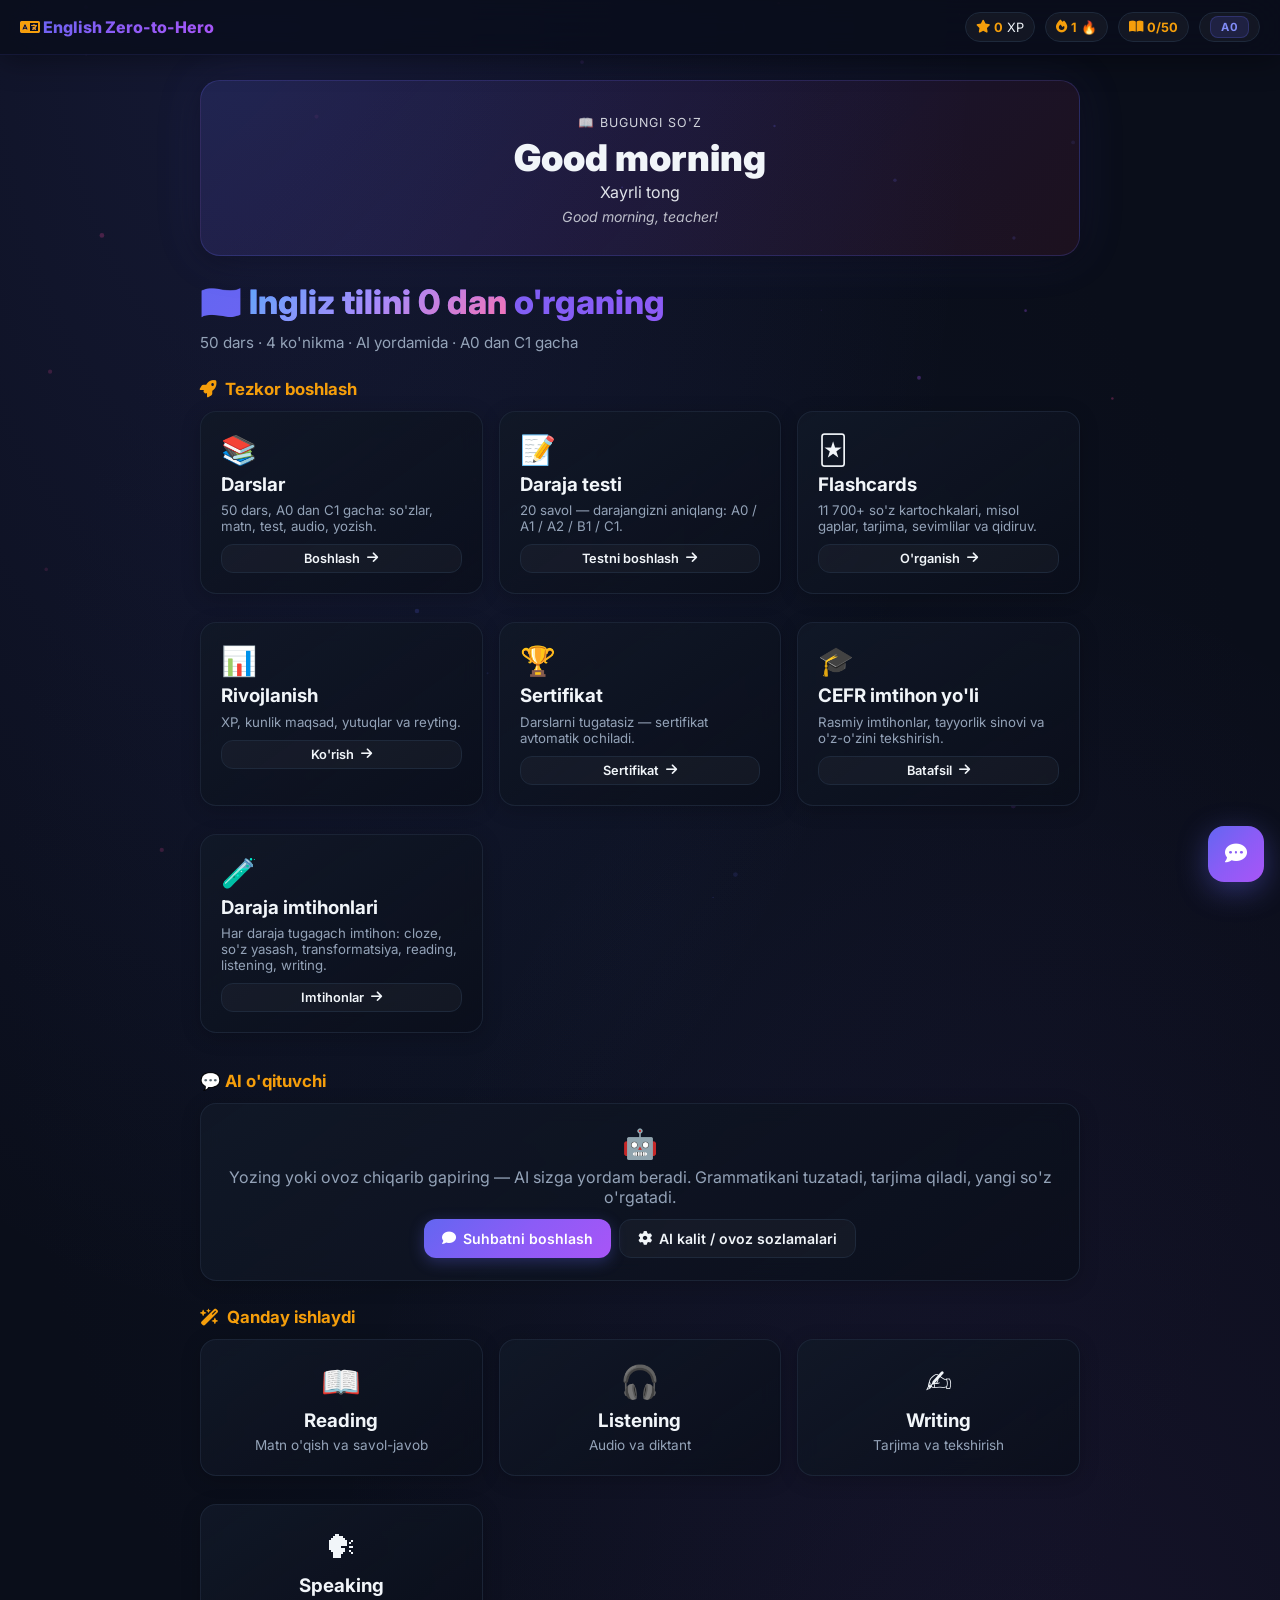
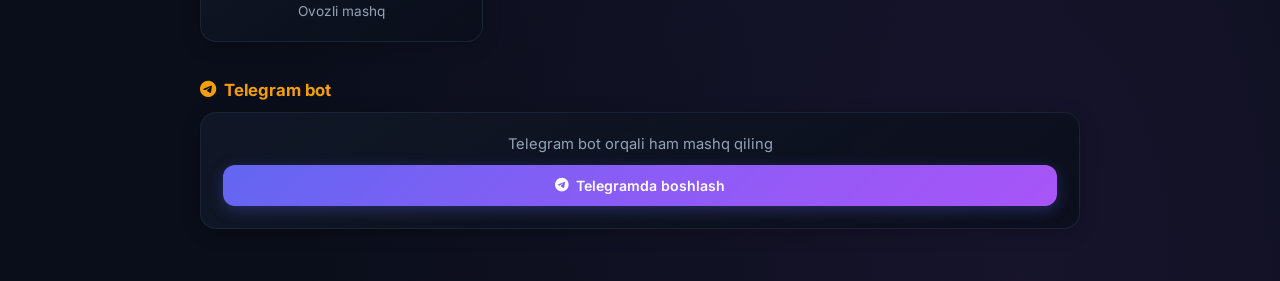
<file: index.html>
<!DOCTYPE html>
<html lang="uz">
<head>
<meta charset="UTF-8">
<meta name="viewport" content="width=device-width, initial-scale=1.0">
<title>English Zero-to-Hero | Ingliz tilini 0 dan C1 gacha o'rganing</title>
<meta name="description" content="50 dars, 4 ko'nikma (Reading, Listening, Writing, Speaking), AI o'qituvchi va bepul testlar. Ingliz tilini A0 dan C1 gacha o'rganing.">
<meta name="theme-color" content="#6366f1">
<meta name="author" content="English Zero-to-Hero">
<meta property="og:title" content="English Zero-to-Hero">
<meta property="og:description" content="Ingliz tilini 0 dan o'rganing: 50 dars, 4 ko'nikma, AI yordamchi.">
<meta property="og:type" content="website">
<link rel="icon" type="image/svg+xml" href="icon.svg">
<link rel="apple-touch-icon" href="icon-192.png">
<link rel="manifest" href="manifest.webmanifest">
<meta name="mobile-web-app-capable" content="yes">
<meta name="apple-mobile-web-app-capable" content="yes">
<meta name="apple-mobile-web-app-status-bar-style" content="black-translucent">
<meta name="apple-mobile-web-app-title" content="English Zero">
<link rel="preconnect" href="https://fonts.googleapis.com">
<link href="https://fonts.googleapis.com/css2?family=Inter:wght@300;400;500;600;700;800;900&display=swap" rel="stylesheet">
<link rel="stylesheet" href="https://cdnjs.cloudflare.com/ajax/libs/font-awesome/6.5.0/css/all.min.css">
<link rel="stylesheet" href="styles.css">
</head>
<body>

<canvas id="bgCanvas" style="position:fixed;top:0;left:0;width:100%;height:100%;z-index:-1;pointer-events:none"></canvas>

<!-- ======================= TOP BAR ======================= -->
<div class="tp">
  <div class="br"><i class="fa-solid fa-language" style="color:var(--acc);-webkit-text-fill-color:var(--acc)"></i> English Zero-to-Hero</div>
  <div class="sts">
    <div class="st"><i class="fa-solid fa-star"></i> <b id="sxp">0</b> XP</div>
    <div class="st"><i class="fa-solid fa-fire"></i> <b id="ssk">0</b> 🔥</div>
    <div class="st"><i class="fa-solid fa-book-open"></i> <b id="sdn">0/50</b></div>
    <div class="st"><span class="bg b-a0" id="slv">A0</span></div>
  </div>
</div>

<!-- ============ DARAJA TUGADI BANNER (mock imtihon taklifi) ============ -->
<div id="mockBanner" style="display:none;max-width:1180px;margin:10px auto 0;padding:0 14px"></div>

<button class="fab" id="cfab" onclick="tChat()" aria-label="AI o'qituvchi"><i class="fa-solid fa-comment-dots"></i></button>

<!-- ======================= AI + OVOZ SOZLAMALARI ======================= -->
<div class="panel" id="aiBox" role="dialog" aria-label="AI va ovoz sozlamalari">
  <div class="cbh">
    <div class="nm"><i class="fa-solid fa-sliders"></i> AI kaliti va ovoz</div>
    <button class="cls" onclick="aiCloseSettings()" aria-label="Yopish"><i class="fa-solid fa-xmark"></i></button>
  </div>
  <div class="cbb" id="aiPanelBody"></div>
</div>

<!-- ======================= AI CHAT ======================= -->
<div class="cb" id="cbox">
  <div class="cbh">
    <div class="nm"><i class="fa-solid fa-robot"></i> AI O'qituvchi <span class="bg b-a0" id="aiStatus">📴 AI: oflayn</span></div>
    <div style="display:flex;align-items:center;gap:2px">
      <button class="cls" onclick="aiSettings()" aria-label="AI sozlamalari" title="AI kaliti va ovoz sozlamalari"><i class="fa-solid fa-gear"></i></button>
      <button class="cls" onclick="tChat()" aria-label="Yopish"><i class="fa-solid fa-xmark"></i></button>
    </div>
  </div>
  <div class="cbb" id="cbody">
    <div class="msg b">Salom! 👋 Menga inglizcha yozing — grammatikani tekshiraman. O'zbekcha yozsangiz — tarjima beraman. Har javobda yangi so'z o'rgataman!</div>
  </div>
  <div class="cbf">
    <input type="text" id="cinp" placeholder="Xabaringizni yozing..." onkeydown="if(event.key==='Enter')sMsg()" aria-label="Xabar">
    <button onclick="sMsg()" aria-label="Yuborish"><i class="fa-solid fa-paper-plane"></i></button>
  </div>
</div>

<!-- ======================= PAGE 0: HOME ======================= -->
<div class="pg a" id="p0">
  <div class="wod">
    <span class="lb">📖 Bugungi so'z</span>
    <div class="wd" id="ww" onclick="speakWord(this.textContent)" title="Talaffuzni eshiting">...</div>
    <div class="mn" id="wt"></div>
    <span class="ex" id="we"></span>
  </div>

  <h2 class="pt" style="font-size:2.1rem;line-height:1.2">🇺🇸 <span class="gradient-text">Ingliz tilini 0 dan</span> o'rganing</h2>
  <p class="ps">50 dars · 4 ko'nikma · AI yordamida · A0 dan C1 gacha</p>

  <div class="st2" style="margin-top:8px"><i class="fa-solid fa-rocket"></i> Tezkor boshlash</div>
  <div class="cg">
    <div class="cd card-hover" onclick="go('p1')">
      <div style="font-size:1.8rem;margin-bottom:6px">📚</div>
      <h3 style="margin-bottom:5px">Darslar</h3>
      <p style="color:var(--tx2);font-size:.83rem;margin-bottom:10px">50 dars, A0 dan C1 gacha: so'zlar, matn, test, audio, yozish.</p>
      <span class="btn bs bo" style="width:100%;justify-content:center">Boshlash <i class="fa-solid fa-arrow-right"></i></span>
    </div>
    <div class="cd card-hover" onclick="go('p2')">
      <div style="font-size:1.8rem;margin-bottom:6px">📝</div>
      <h3 style="margin-bottom:5px">Daraja testi</h3>
      <p style="color:var(--tx2);font-size:.83rem;margin-bottom:10px">20 savol — darajangizni aniqlang: A0 / A1 / A2 / B1 / C1.</p>
      <span class="btn bs bo" style="width:100%;justify-content:center">Testni boshlash <i class="fa-solid fa-arrow-right"></i></span>
    </div>
    <div class="cd card-hover" onclick="go('p3')">
      <div style="font-size:1.8rem;margin-bottom:6px">🃏</div>
      <h3 style="margin-bottom:5px">Flashcards</h3>
      <p style="color:var(--tx2);font-size:.83rem;margin-bottom:10px">11 700+ so'z kartochkalari, misol gaplar, tarjima, sevimlilar va qidiruv.</p>
      <span class="btn bs bo" style="width:100%;justify-content:center">O'rganish <i class="fa-solid fa-arrow-right"></i></span>
    </div>
    <div class="cd card-hover" onclick="go('p4')">
      <div style="font-size:1.8rem;margin-bottom:6px">📊</div>
      <h3 style="margin-bottom:5px">Rivojlanish</h3>
      <p style="color:var(--tx2);font-size:.83rem;margin-bottom:10px">XP, kunlik maqsad, yutuqlar va reyting.</p>
      <span class="btn bs bo" style="width:100%;justify-content:center">Ko'rish <i class="fa-solid fa-arrow-right"></i></span>
    </div>
    <div class="cd card-hover" onclick="openCertificate()">
      <div style="font-size:1.8rem;margin-bottom:6px">🏆</div>
      <h3 style="margin-bottom:5px">Sertifikat</h3>
      <p style="color:var(--tx2);font-size:.83rem;margin-bottom:10px">Darslarni tugatasiz — sertifikat avtomatik ochiladi.</p>
      <span class="btn bs bo" style="width:100%;justify-content:center">Sertifikat <i class="fa-solid fa-arrow-right"></i></span>
    </div>
    <div class="cd card-hover" onclick="openExam()">
      <div style="font-size:1.8rem;margin-bottom:6px">🎓</div>
      <h3 style="margin-bottom:5px">CEFR imtihon yo'li</h3>
      <p style="color:var(--tx2);font-size:.83rem;margin-bottom:10px">Rasmiy imtihonlar, tayyorlik sinovi va o'z-o'zini tekshirish.</p>
      <span class="btn bs bo" style="width:100%;justify-content:center">Batafsil <i class="fa-solid fa-arrow-right"></i></span>
    </div>
    <div class="cd card-hover" onclick="openMocks()">
      <div style="font-size:1.8rem;margin-bottom:6px">🧪</div>
      <h3 style="margin-bottom:5px">Daraja imtihonlari</h3>
      <p style="color:var(--tx2);font-size:.83rem;margin-bottom:10px">Har daraja tugagach imtihon: cloze, so'z yasash, transformatsiya, reading, listening, writing.</p>
      <span class="btn bs bo" style="width:100%;justify-content:center">Imtihonlar <i class="fa-solid fa-arrow-right"></i></span>
    </div>
  </div>

  <div class="st2">💬 AI o'qituvchi</div>
  <div class="cd" style="text-align:center;padding:22px">
    <div style="font-size:1.8rem;margin-bottom:6px">🤖</div>
    <p style="color:var(--tx2);margin-bottom:12px">Yozing yoki ovoz chiqarib gapiring — AI sizga yordam beradi. Grammatikani tuzatadi, tarjima qiladi, yangi so'z o'rgatadi.</p>
    <div style="display:flex;gap:8px;flex-wrap:wrap;justify-content:center">
      <button class="btn bp" onclick="tChat()"><i class="fa-solid fa-comment"></i> Suhbatni boshlash</button>
      <button class="btn bo" onclick="aiSettings()"><i class="fa-solid fa-gear"></i> AI kalit / ovoz sozlamalari</button>
    </div>
  </div>

  <div class="st2"><i class="fa-solid fa-wand-magic-sparkles"></i> Qanday ishlaydi</div>
  <div class="cg">
    <div class="cd" style="text-align:center;padding:22px 16px">
      <div style="font-size:2rem;margin-bottom:8px">📖</div>
      <h3 style="margin-bottom:4px">Reading</h3>
      <p style="color:var(--tx2);font-size:.85rem">Matn o'qish va savol-javob</p>
    </div>
    <div class="cd" style="text-align:center;padding:22px 16px">
      <div style="font-size:2rem;margin-bottom:8px">🎧</div>
      <h3 style="margin-bottom:4px">Listening</h3>
      <p style="color:var(--tx2);font-size:.85rem">Audio va diktant</p>
    </div>
    <div class="cd" style="text-align:center;padding:22px 16px">
      <div style="font-size:2rem;margin-bottom:8px">✍️</div>
      <h3 style="margin-bottom:4px">Writing</h3>
      <p style="color:var(--tx2);font-size:.85rem">Tarjima va tekshirish</p>
    </div>
    <div class="cd" style="text-align:center;padding:22px 16px">
      <div style="font-size:2rem;margin-bottom:8px">🗣</div>
      <h3 style="margin-bottom:4px">Speaking</h3>
      <p style="color:var(--tx2);font-size:.85rem">Ovozli mashq</p>
    </div>
  </div>

  <div class="st2"><i class="fa-brands fa-telegram"></i> Telegram bot</div>
  <div class="cd" style="text-align:center;padding:22px">
    <p style="color:var(--tx2);margin-bottom:12px;font-size:.92rem">Telegram bot orqali ham mashq qiling</p>
    <a href="https://t.me/" class="btn bp" target="_blank" rel="noopener" style="width:100%;justify-content:center;padding:12px"><i class="fa-brands fa-telegram"></i> Telegramda boshlash</a>
  </div>
</div>

<!-- ======================= PAGE 1: LESSONS ======================= -->
<div class="pg" id="p1">
  <div style="display:flex;align-items:center;gap:8px;margin-bottom:16px;flex-wrap:wrap">
    <button class="btn bo bs" onclick="go('p0')"><i class="fa-solid fa-arrow-left"></i> Bosh</button>
  </div>
  <h2 class="pt">📚 Darslar</h2>
  <p class="ps">A0 dan C1 gacha 50 dars. Har bir darsda so'zlar, matn, test, audio, yozish va gapirish mashqlari bor.</p>
  <div class="tabs" id="lt">
    <button class="tab ac" onclick="fL('all',this)">Barchasi</button>
    <button class="tab" onclick="fL('A0',this)">A0</button>
    <button class="tab" onclick="fL('A1',this)">A1</button>
    <button class="tab" onclick="fL('A2',this)">A2</button>
    <button class="tab" onclick="fL('B1',this)">B1</button>
    <button class="tab" onclick="fL('B2',this)">B2</button>
    <button class="tab" onclick="fL('C1',this)">C1</button>
  </div>

  <div class="cd" style="cursor:default;border-color:rgba(99,102,241,.55)">
    <div style="display:flex;align-items:center;gap:12px;flex-wrap:wrap">
      <span style="font-size:1.5rem">🧪</span>
      <div style="flex:1;min-width:220px">
        <b>Daraja imtihonlari (CEFR uslubida)</b>
        <p id="mockHint" style="color:var(--tx2);font-size:.85rem;margin-top:3px">Daraja tugagach, shu darajaning imtihoni avtomatik ochiladi.</p>
      </div>
      <button class="btn bp bs" onclick="openMocks()"><i class="fa-solid fa-graduation-cap"></i> Imtihonlar</button>
    </div>
  </div>

  <div id="ll" class="cg"></div>
</div>

<!-- ======================= PAGE 5: LESSON DETAIL ======================= -->
<div class="pg" id="p5">
  <div style="display:flex;align-items:center;gap:8px;margin-bottom:16px;flex-wrap:wrap">
    <button class="btn bo bs" onclick="go('p1')"><i class="fa-solid fa-arrow-left"></i> Darslar</button>
    <button class="btn bs bo" onclick="go('p3')"><i class="fa-solid fa-clone"></i> Flashcards</button>
    <button class="btn bs bo" onclick="go('p4')"><i class="fa-solid fa-chart-simple"></i> Natijalar</button>
  </div>
  <div id="lc"></div>
</div>

<!-- ======================= PAGE 2: LEVEL TEST ======================= -->
<div class="pg" id="p2">
  <div style="display:flex;align-items:center;gap:8px;margin-bottom:16px">
    <button class="btn bo bs" onclick="go('p0')"><i class="fa-solid fa-arrow-left"></i> Bosh</button>
  </div>
  <h2 class="pt">📝 Daraja testi</h2>
  <p class="ps">20 ta savol. Har bir to'g'ri javob +5 XP.</p>
  <div id="tc">
    <div class="cd" style="text-align:center;padding:24px">
      <div style="font-size:2rem;margin-bottom:8px">📝</div>
      <h3 style="margin-bottom:6px">Testni boshlash</h3>
      <p style="color:var(--tx2);margin-bottom:14px">20 ta savolga javob bering va darajangizni bilib oling.</p>
      <button class="btn bp" onclick="sT()"><i class="fa-solid fa-play"></i> Boshlash</button>
    </div>
  </div>
</div>

<!-- ======================= PAGE 3: FLASHCARDS ======================= -->
<div class="pg" id="p3">
  <div style="display:flex;align-items:center;gap:8px;margin-bottom:16px;flex-wrap:wrap">
    <button class="btn bo bs" onclick="go('p0')"><i class="fa-solid fa-arrow-left"></i> Bosh</button>
  </div>
  <h2 class="pt">🃏 Flashcards</h2>
  <p class="ps"><b>11 700+ so'z va ibora</b> — eng ko'p ishlatiladigan ingliz so'zlari, mavzuli lug'at (oshxona, sayohat, ish, sog'liq, texnologiya...) va har bir darsga qo'shilgan <b>20 ta qo'shimcha so'z</b>. Har bir so'z uchun <b>misol gap</b> va uning o'zbekcha tarjimasi bor: kartani bosing — tarjima, misol gap va uning tarjimasi chiqadi.</p>

  <div class="fcstats" id="fcStats"></div>

  <div class="tabs" id="ft">
    <button class="tab ac" onclick="fcAllMode(this)">Umumiy lug'at (11 700+)</button>
    <button class="tab" onclick="fcLessonMode(this)">Dars so'zlari</button>
    <button class="tab" onclick="fcExtrasMode(this)">➕ Qo'shimcha so'zlar</button>
  </div>
  <div id="fsl" style="display:none;margin-bottom:12px">
    <select id="fli" class="inp" style="max-width:340px" onchange="setFL(this.value)">
      <option value="0">Darsni tanlang...</option>
    </select>
  </div>

  <div class="fchead">
    <div class="fcbar"><i id="fcBar"></i></div>
  </div>

  <div class="fcw">
    <div class="fc" id="fcCard" onclick="fcFlip(event)">
      <div class="fci">
        <div class="fcf">
          <div class="fcbadge" id="fcBad"></div>
          <div class="fcw2" id="fw">...</div>
          <div class="fcsound" onclick="event.stopPropagation();speakWord(document.getElementById('fw').textContent)">
            <i class="fa-solid fa-volume-high"></i> Talaffuz
          </div>
          <div class="fch" id="fcHint"><i class="fa-solid fa-hand-pointer"></i> Tarjima va misol gap uchun bosing</div>
        </div>
        <div class="fcb">
          <div class="fcm" id="fm"></div>
          <div class="fce" id="fcEx">
            <div class="fce-t" id="fe"></div>
            <div class="fce-u" id="feu"></div>
          </div>
          <button class="btn bo bs fcsay" onclick="event.stopPropagation();fcSpeakExample()">
            <i class="fa-solid fa-volume-high"></i> Misolni eshitish
          </button>
        </div>
      </div>
    </div>
  </div>

  <div style="display:flex;justify-content:center;gap:10px;align-items:center;margin:4px 0 16px;flex-wrap:wrap">
    <button class="btn bo bs" onclick="mFc(-1)" title="Oldingi so'z"><i class="fa-solid fa-chevron-left"></i></button>
    <span style="color:var(--tx2);font-size:.85rem" id="fp">1/1</span>
    <button class="btn bp bs" onclick="mFc(1)" title="Keyingi so'z"><i class="fa-solid fa-chevron-right"></i></button>
    <button class="btn bo bs" onclick="fcFlip()"><i class="fa-solid fa-rotate"></i> Aylantirish</button>
    <button class="btn bo bs" onclick="fcRandom()"><i class="fa-solid fa-dice"></i> Tasodifiy</button>
  </div>

  <div class="st2"><i class="fa-solid fa-magnifying-glass"></i> Butun lug'atdan qidirish (11 700+ so'z)</div>
  <div class="cd" style="cursor:default">
    <input class="inp" id="si" placeholder="So'z yoki tarjima qidirish (misol gaplar bilan)..." onkeydown="if(event.key==='Enter')doS()">
    <div style="margin-top:8px;display:flex;gap:8px;flex-wrap:wrap">
      <button class="btn bs bp" onclick="doS()"><i class="fa-solid fa-magnifying-glass"></i> Qidirish</button>
      <button class="btn bs bo" onclick="clS()">Tozalash</button>
    </div>
    <div id="sr" style="margin-top:10px"></div>
  </div>
</div>

<!-- ======================= PAGE 4: PROGRESS ======================= -->
<div class="pg" id="p4">
  <div style="display:flex;align-items:center;gap:8px;margin-bottom:16px;flex-wrap:wrap">
    <button class="btn bo bs" onclick="go('p0')"><i class="fa-solid fa-arrow-left"></i> Bosh</button>
    <button class="btn bs bo" onclick="go('p1')"><i class="fa-solid fa-book-open"></i> Darslar</button>
    <button class="btn bs bo" onclick="go('p2')"><i class="fa-solid fa-file-pen"></i> Test</button>
  </div>
  <h2 class="pt">📊 Rivojlanish</h2>
  <p class="ps">Ma'lumotlar brauzeringizda (local storage) saqlanadi.</p>

  <div class="pg2">
    <div class="pb"><div class="n" id="pxp">0</div><div class="l">⭐ XP</div></div>
    <div class="pb"><div class="n" id="pdn">0</div><div class="l">✅ Darslar</div></div>
    <div class="pb"><div class="n" id="plv">A0</div><div class="l">🎯 Daraja</div></div>
    <div class="pb"><div class="n" id="psk">0</div><div class="l">🔥 Streak</div></div>
  </div>

  <div class="cd" style="cursor:default">
    <div style="display:flex;justify-content:space-between;margin-bottom:4px">
      <span style="font-weight:700">Bugungi maqsad (30 XP)</span>
      <span style="font-weight:700" id="pxt">0/30</span>
    </div>
    <div class="prr"><div class="prf" id="pxf" style="width:0%"></div></div>
  </div>

  <div class="st2">🏆 Yutuqlar <span style="font-size:.8rem;color:var(--tx2);margin-left:auto" id="achCount">0/8</span></div>
  <div id="al"></div>

  <div class="st2">🏅 Reyting (haqiqiy natijalar)</div>
  <p class="ps" style="margin:-4px 0 12px;font-size:.85rem">O'ylab topilgan ismlar yo'q: bu yerda faqat sizning haqiqiy natijangiz va o'zingiz kiritgan guruh a'zolari ko'rinadi.</p>
  <div class="vl" id="lb"></div>

  <div class="st2">🏆 Sertifikat</div>
  <div class="cd" style="cursor:default">
    <p id="certHint" style="color:var(--tx2);font-size:.9rem">Darslar tugatilgach sertifikat shu yerda ochiladi.</p>
    <div class="prr"><div class="prf" id="certBar" style="width:0%"></div></div>
    <button class="btn bp" style="margin-top:12px" onclick="openCertificate()"><i class="fa-solid fa-award"></i> Sertifikat sahifasi</button>
    <button class="btn bo" style="margin-top:12px;margin-left:8px" onclick="openExam()"><i class="fa-solid fa-graduation-cap"></i> CEFR imtihonga tayyorlik</button>
  </div>
</div>

<!-- ======================= PAGE 7: CEFR EXAM PATH ======================= -->
<div class="pg" id="p7">
  <div style="display:flex;align-items:center;gap:8px;margin-bottom:16px;flex-wrap:wrap">
    <button class="btn bo bs" onclick="go('p0')"><i class="fa-solid fa-arrow-left"></i> Bosh</button>
    <button class="btn bs bo" onclick="go('p1')"><i class="fa-solid fa-book-open"></i> Darslar</button>
    <button class="btn bs bo" onclick="openCertificate()"><i class="fa-solid fa-award"></i> Sertifikat</button>
  </div>

  <h2 class="pt">🎓 CEFR imtihon yo'li</h2>
  <p class="ps">Bu kurs sizni poydevordan C1 darajasigacha olib boradi. Rasmiy CEFR sertifikati uchun esa akkreditatsiyalangan markazda imtihon topshiriladi. Quyida: qaysi imtihon qaysi darajaga to'g'ri keladi, imtihon nimalardan iborat va tayyorligingizni qanday sinash mumkin.</p>

  <div id="examIntro"></div>

  <div class="st2">🧪 Tayyorlik sinovi (mock exam)</div>
  <p class="ps" style="margin-bottom:12px"><b>34 daqiqalik</b> sinov: Grammar &amp; Vocabulary (7 daq.), Reading (10 daq.), Listening (5 daq.), Writing (12 daq.). Imtihondagidek vaqt cheklangan — vaqt tugasa keyingi qismga o'tadi. <b>Reading</b> qismi darajangizga moslashadi: daraja oshgani sari matn uzunroq va savol ko'proq bo'ladi.</p>
  <div class="no-print" style="display:flex;gap:8px;flex-wrap:wrap;margin-bottom:14px">
    <button class="btn bp" onclick="examStart()"><i class="fa-solid fa-play"></i> Sinovni boshlash</button>
    <button class="btn bo" onclick="examStop()">To'xtatish</button>
  </div>
  <div id="examStage" style="display:none"></div>
  <div id="examLast"></div>

  <div class="st2">🧪 Daraja imtihonlari (haqiqiy CEFR formatida)</div>
  <p class="ps" style="margin-bottom:12px">Har bir daraja (A0–C1) tugagach, shu darajaning imtihoni ochiladi. Savollar haqiqiy imtihon topshiriq turlarida: <b>Part 1</b> multiple-choice cloze, <b>Part 2</b> open cloze, <b>Part 3</b> word formation, <b>Part 4</b> key word transformation, <b>Part 5</b> reading, <b>Listening</b> va <b>Writing</b>. O‘tish chegarasi — 65%. Reading qismi shu darajaning matnlaridan olinadi: A0–A1 da 2–3 savol, B1–B2 da 4–5, C1 da 5 savol, matn esa daraja bilan birga uzayadi.</p>
  <div class="no-print" style="display:flex;gap:8px;flex-wrap:wrap;margin-bottom:14px">
    <button class="btn bp" onclick="openMocks()"><i class="fa-solid fa-graduation-cap"></i> Daraja imtihonlari</button>
    <button class="btn bo" onclick="mockStartPractice()"><i class="fa-solid fa-play"></i> CEFR uslubidagi aralash sinov</button>
  </div>

  <div class="st2">✅ O'z-o'zini tekshirish</div>
  <p class="ps" style="margin-bottom:12px">Quyidagi gaplarni o'zingizga nisbatan baholang. 80%+ bo'lsa, keyingi daraja imtihonini sinab ko'rish mumkin.</p>
  <div id="examReadiness"></div>

  <div class="gt" style="margin-top:20px">
    <b>Xulosa:</b> kursni tugatish — bu <b>poydevor</b>. Rasmiy imtihondan o'tish uchun ustiga: har kuni tinglash (podkast, film),
    haftada kamida 2 marta yozish, jonli suhbat amaliyoti (o'qituvchi yoki hamkor) va imtihon formatini mashq qilish kerak.
    Rasmiy imtihon va sertifikat: <b>Cambridge University Press &amp; Assessment</b> (cambridgeenglish.org),
    <b>British Council</b> (britishcouncil.org) va <b>IELTS</b> (ielts.org). Narx, sana va markazlar o'zgarib turadi —
    joriy ma’lumotni albatta rasmiy saytlardan tekshiring.
  </div>
</div>

<!-- ======================= PAGE 8: LEVEL MOCKS (CEFR) ======================= -->
<div class="pg" id="p8">
  <div style="display:flex;align-items:center;gap:8px;margin-bottom:16px;flex-wrap:wrap">
    <button class="btn bo bs" onclick="go('p0')"><i class="fa-solid fa-arrow-left"></i> Bosh</button>
    <button class="btn bs bo" onclick="go('p1')"><i class="fa-solid fa-book-open"></i> Darslar</button>
    <button class="btn bs bo" onclick="openExam()"><i class="fa-solid fa-graduation-cap"></i> CEFR imtihon yo'li</button>
  </div>

  <h2 class="pt">🧪 Daraja imtihonlari</h2>
  <p class="ps">Har bir daraja (A0–C1) tugagach, shu darajaning imtihoni ochiladi. Savollar haqiqiy CEFR/Cambridge formatida: variantli bo'sh joy, o'zingiz yozadigan bo'sh joy, so'z yasash, kalit so'z bilan qayta yozish, o'qish, tinglash va yozish. Vaqt cheklangan, o'tish chegarasi 65%.</p>

  <div class="gt" style="margin-bottom:16px">
    <b>Qanday ishlaydi:</b> darslar sahifasida biror darajaning barcha darslarini tugatasiz → shu darajaning imtihoni ochiladi (ekranda avtomatik taklif chiqadi).
    Imtihonni topshirasiz → natija bo'yicha har bir qism bo'yicha ball va keyingi daraja tavsiyasi ko'rsatiladi.
    Ball <b>65%</b> dan yuqori bo'lsa — o'tdingiz. Qayta topshirish mumkin.
  </div>

  <div id="mockStage" style="display:none;margin-bottom:18px"></div>
  <div id="mockList" class="cg"></div>

  <div class="gt" style="margin-top:18px">
    <b>Halol izoh:</b> bu imtihonlar — o'rgangan darajangizni <b>mashq qilish va tekshirish</b> uchun. Ular rasmiy CEFR sertifikatini bermaydi;
    rasmiy hujjat faqat akkreditatsiyalangan markazda (Cambridge, British Council, IELTS) topshiriladi.
  </div>
</div>

<!-- ======================= PAGE 6: CERTIFICATE ======================= -->
<div class="pg" id="p6">
  <div class="no-print" style="display:flex;align-items:center;gap:8px;margin-bottom:16px;flex-wrap:wrap">
    <button class="btn bo bs" onclick="go('p4')"><i class="fa-solid fa-arrow-left"></i> Natijalar</button>
    <button class="btn bs bo" onclick="go('p1')"><i class="fa-solid fa-book-open"></i> Darslar</button>
  </div>

  <h2 class="pt no-print">🏆 Sertifikat</h2>
  <p class="ps no-print">Barcha darslarni tugatsangiz, sertifikat avtomatik ochiladi. Uni rasm sifatida yuklab olishingiz yoki chop etib PDF qilishingiz mumkin.</p>

  <div class="no-print" id="certInfo"></div>

  <div class="no-print" id="certNameRow" style="display:none">
    <div class="cd" style="cursor:default">
      <label for="certName" style="display:block;font-weight:700;margin-bottom:8px">Sertifikatdagi ism-familiya</label>
      <input class="inp" id="certName" placeholder="Masalan: Aziz Karimov" oninput="updateCertName()">
      <p style="color:var(--tx2);font-size:.82rem;margin-top:8px">Ismni o'zgartirsangiz, sertifikat avtomatik yangilanadi.</p>
    </div>
  </div>

  <div class="cert-wrap" id="certWrap">
    <canvas id="certCanvas" width="1400" height="990"></canvas>
  </div>

  <div class="no-print" id="certActions" style="display:none;margin-top:14px">
    <div style="display:flex;gap:8px;flex-wrap:wrap">
      <button class="btn bp" onclick="downloadCert()"><i class="fa-solid fa-download"></i> Rasm (PNG) yuklab olish</button>
      <button class="btn bo" onclick="printCert()"><i class="fa-solid fa-print"></i> Chop etish / PDF</button>
      <button class="btn bo" onclick="go('p1')"><i class="fa-solid fa-book-open"></i> Darslarga qaytish</button>
    </div>
  </div>

  <div class="no-print" style="margin-top:20px">
    <div class="st2">📊 Sertifikat va CEFR darajalari</div>
    <div class="cd" style="cursor:default;overflow-x:auto">
      <table class="cefr">
        <thead><tr><th>Daraja</th><th>Nima qila olasiz</th><th>Bu kursda</th></tr></thead>
        <tbody>
          <tr><td><b>A1</b></td><td>Tanish so'zlar, oddiy savol-javob, o'zini tanishtirish</td><td>1–11-darslar</td></tr>
          <tr><td><b>A2</b></td><td>Kundalik suhbat, o'tgan/kelasi zamon, qisqa yozish</td><td>12–21-darslar</td></tr>
          <tr><td><b>B1</b></td><td>Fikr bildirish, shart gaplar, passiv, ish/ta'lim mavzulari</td><td>22–31-darslar</td></tr>
          <tr><td><b>B2</b></td><td>Erkin suhbat, frazal fe'llar, biznes, ilmiy matnlar</td><td>32–41-darslar</td></tr>
          <tr><td><b>C1</b></td><td>Akademik yozish, ritorika, murakkab grammatika</td><td>42–50-darslar</td></tr>
        </tbody>
      </table>
      <div class="gt" style="margin-top:14px">
        <b>Muhim izoh:</b> bu sahifadagi daraja va sertifikat — ushbu kurs doirasidagi <b>natija va tugatganlik guvohnomasi</b>.
        U <b>rasmiy CEFR sertifikati emas</b>: rasmiy hujjat faqat akkreditatsiyalangan markazlar (Cambridge, British Council, IELTS va boshqalar)
        imtihoni orqali beriladi. Kursdagi 20 savollik test — taxminiy darajani ko'rsatuvchi mashq, rasmiy baholash emas.
      </div>
    </div>
  </div>
</div>

<script src="reading-a.js"></script>
<script src="reading-b.js"></script>
<script src="reading-c.js"></script>
<script src="words-dictionary.js"></script>
<script src="words-extra.js"></script>
<script src="lesson-vocab.js"></script>
<script src="app.js"></script>
<script src="reading-ui.js"></script>
<script src="lesson-plus.js"></script>
<script src="progress-real.js"></script>
<script src="flashcards-pro.js"></script>
<script src="certificate.js"></script>
<script src="exam.js"></script>
<script src="mock.js"></script>
<script src="voice.js"></script>
<script src="ai.js"></script>
<script>
/* Ilova (PWA) sifatida o'rnatilishi uchun service worker.
   Tarmoq birinchi strategiyasi — sayt hech qachon eski fayllarni ko'rsatmaydi. */
if ('serviceWorker' in navigator && location.protocol === 'https:') {
  window.addEventListener('load', function () {
    navigator.serviceWorker.register('sw.js').catch(function () {});
  });
}
</script>
<script>
/* Fon zarrachalari (yengil animatsiya) */
(function () {
  var cv = document.getElementById('bgCanvas');
  if (!cv) return;
  var ctx = cv.getContext('2d'), ps = [];
  var colors = ['99,102,241', '168,85,247', '236,72,153'];
  function resize() { cv.width = window.innerWidth; cv.height = window.innerHeight; }
  resize();
  window.addEventListener('resize', resize);
  for (var i = 0; i < 36; i++) {
    ps.push({
      x: Math.random() * cv.width, y: Math.random() * cv.height,
      r: Math.random() * 2 + 0.6, dx: (Math.random() - .5) * .35, dy: (Math.random() - .5) * .35,
      o: Math.random() * .25 + .06, c: colors[Math.floor(Math.random() * 3)]
    });
  }
  (function draw() {
    ctx.clearRect(0, 0, cv.width, cv.height);
    ps.forEach(function (p) {
      ctx.beginPath(); ctx.arc(p.x, p.y, p.r, 0, Math.PI * 2);
      ctx.fillStyle = 'rgba(' + p.c + ',' + p.o + ')'; ctx.fill();
      p.x += p.dx; p.y += p.dy;
      if (p.x < 0 || p.x > cv.width) p.dx *= -1;
      if (p.y < 0 || p.y > cv.height) p.dy *= -1;
    });
    requestAnimationFrame(draw);
  })();
})();
</script>
</body>
</html>
</file>
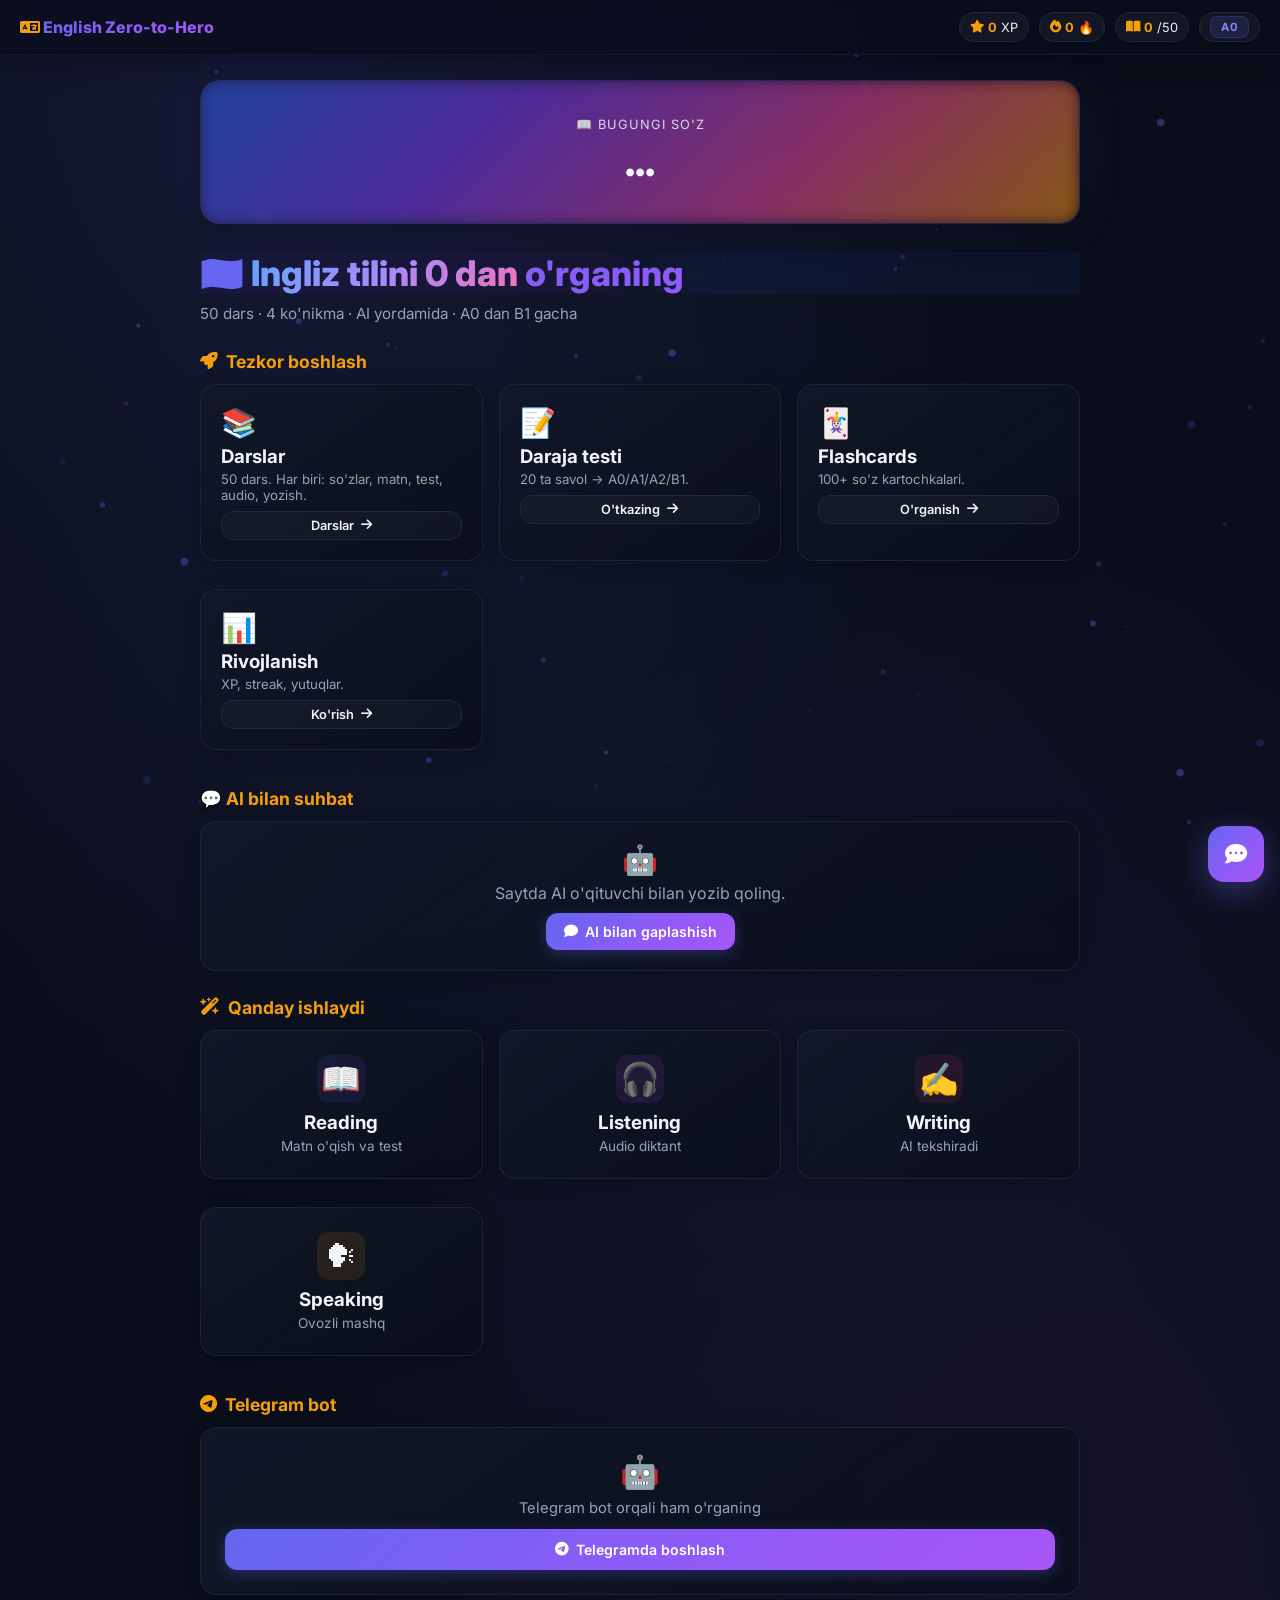
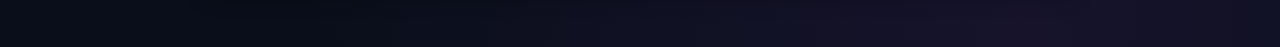
<file: website/index.html>
<!DOCTYPE html>
<html lang="uz">
<head>
<meta charset="UTF-8">
<meta name="viewport" content="width=device-width, initial-scale=1.0">
<title>English Zero-to-Hero | Ingliz tilini 0 dan o'rganing</title>
<link href="https://fonts.googleapis.com/css2?family=Inter:wght@300;400;500;600;700;800;900&display=swap" rel="stylesheet">
<link rel="stylesheet" href="https://cdnjs.cloudflare.com/ajax/libs/font-awesome/6.5.0/css/all.min.css">
<style>
:root{--pri:#6366f1;--acc:#f59e0b;--bg:#0a0e1a;--bg2:#111827;--tx:#f1f5f9;--tx2:#94a3b8;--bd:#1e293b;--ok:#10b981;--err:#ef4444;--grad:linear-gradient(135deg,#6366f1,#8b5cf6,#a855f7);--grad2:linear-gradient(135deg,#f59e0b,#f97316);--sh:0 4px 24px rgba(0,0,0,.4);--glass:rgba(17,24,39,.7);--glow:0 0 30px rgba(99,102,241,.15)}
*{margin:0;padding:0;box-sizing:border-box;-webkit-tap-highlight-color:transparent;tap-highlight-color:transparent}
*:focus{outline:none!important;box-shadow:none!important}
*:focus-visible{outline:none!important;box-shadow:none!important}
*:active{outline:none!important;box-shadow:none!important}html{scroll-behavior:smooth}body{font-family:'Inter',sans-serif;background:var(--bg);color:var(--tx);min-height:100vh;background-image:radial-gradient(ellipse at 20% 0%,rgba(99,102,241,.12) 0%,transparent 50%),radial-gradient(ellipse at 80% 100%,rgba(168,85,247,.08) 0%,transparent 50%),radial-gradient(ellipse at 50% 50%,rgba(15,23,42,.5) 0%,transparent 70%);overflow-x:hidden}
.tp{position:fixed;top:0;left:0;right:0;z-index:100;background:rgba(10,14,26,.85);backdrop-filter:blur(24px) saturate(180%);border-bottom:1px solid rgba(99,102,241,.12);padding:12px 20px;display:flex;align-items:center;gap:16px;box-shadow:0 4px 30px rgba(0,0,0,.4)}.tp .br{font-weight:800;font-size:1rem;background:var(--grad);-webkit-background-clip:text;-webkit-text-fill-color:transparent}.tp .sts{display:flex;gap:10px;margin-left:auto;flex-wrap:wrap}.tp .st{display:flex;align-items:center;gap:4px;font-size:.8rem;padding:3px 10px;border-radius:99px;background:rgba(255,255,255,.04);border:1px solid var(--bd)}.tp .st i{color:var(--acc)}.tp .st b{color:var(--acc)}
.pg{display:none;padding:80px 20px 40px;max-width:920px;margin:0 auto;min-height:100vh}.pg.a{display:block;animation:fu .35s ease-out}@keyframes fu{from{opacity:0;transform:translateY(14px)}to{opacity:1;transform:translateY(0)}}
.pt{font-size:1.8rem;font-weight:800;margin-bottom:8px;background:var(--grad);-webkit-background-clip:text;-webkit-text-fill-color:transparent;background-clip:text}.ps{color:var(--tx2);margin-bottom:24px;font-size:.95rem;line-height:1.6}.st2{font-size:1.1rem;font-weight:700;margin:28px 0 12px;color:var(--acc);display:flex;align-items:center;gap:8px}
.btn{-webkit-user-select:none;user-select:none;display:inline-flex;align-items:center;gap:7px;padding:10px 18px;border-radius:12px;font-weight:600;text-decoration:none;border:none;cursor:pointer;transition:all .25s cubic-bezier(.4,0,.2,1);font-size:.88rem;font-family:'Inter',sans-serif;white-space:nowrap;position:relative;overflow:hidden}
.bp{background:var(--grad);color:#fff;box-shadow:0 4px 15px rgba(99,102,241,.3)}.bp:hover{transform:translateY(-3px);box-shadow:0 8px 25px rgba(99,102,241,.45);filter:brightness(1.1)}.bo{background:rgba(255,255,255,.03);color:var(--tx);border:1.5px solid var(--bd);backdrop-filter:blur(4px)}.bo:hover{border-color:var(--pri);background:rgba(99,102,241,.08);transform:translateY(-1px)}.bs{padding:6px 11px;font-size:.8rem}
.cd{-webkit-user-select:none;user-select:none;background:linear-gradient(145deg,rgba(17,24,39,.95),rgba(10,14,26,.8));border:1px solid rgba(30,41,59,.8);border-radius:16px;padding:20px;margin-bottom:12px;transition:all .3s cubic-bezier(.4,0,.2,1);box-shadow:0 4px 20px rgba(0,0,0,.2);backdrop-filter:blur(10px)}.cd:hover{border-color:rgba(99,102,241,.3);box-shadow:0 8px 32px rgba(99,102,241,.1);transform:translateY(-2px)}.cg{display:grid;grid-template-columns:repeat(auto-fill,minmax(240px,1fr));gap:16px}
.cd.locked{opacity:.5;pointer-events:none;filter:grayscale(.4)}.cd.locked:hover{transform:none;border-color:var(--bd)}
.bg{display:inline-flex;align-items:center;padding:3px 10px;border-radius:8px;font-size:.7rem;font-weight:700;letter-spacing:.3px}.b-a0{background:rgba(99,102,241,.15);color:#818cf8;border:1px solid rgba(99,102,241,.2)}.b-a1{background:rgba(16,185,129,.12);color:#34d399;border:1px solid rgba(16,185,129,.2)}.b-a2{background:rgba(245,158,11,.12);color:#fbbf24;border:1px solid rgba(245,158,11,.2)}.b-b1{background:rgba(236,72,153,.12);color:#f472b6;border:1px solid rgba(236,72,153,.2)}.b-b2{background:rgba(168,85,247,.12);color:#c084fc;border:1px solid rgba(168,85,247,.2)}.b-c1{background:rgba(244,63,94,.12);color:#fb7185;border:1px solid rgba(244,63,94,.2)}
.tabs{display:flex;gap:8px;flex-wrap:wrap;margin-bottom:20px}.tab{-webkit-user-select:none;user-select:none;padding:8px 16px;border-radius:10px;background:rgba(255,255,255,.03);border:1px solid var(--bd);color:var(--tx2);font-weight:600;font-size:.82rem;cursor:pointer;transition:all .25s ease;font-family:'Inter',sans-serif}.tab:hover{border-color:rgba(99,102,241,.4);color:var(--tx);background:rgba(99,102,241,.06)}.tab.ac{background:rgba(99,102,241,.12);border-color:var(--pri);color:#fff;box-shadow:0 2px 12px rgba(99,102,241,.2)}
.qo{-webkit-user-select:none;user-select:none;padding:14px 16px;background:rgba(255,255,255,.03);border:1px solid rgba(30,41,59,.8);border-radius:12px;cursor:pointer;transition:all .25s ease;font-size:.9rem;outline:none;position:relative;overflow:hidden}.qo:hover{border-color:rgba(99,102,241,.4);background:rgba(99,102,241,.06);transform:translateX(4px)}.qo.ok{border-color:var(--ok)!important;background:rgba(16,185,129,.1)!important;box-shadow:0 0 20px rgba(16,185,129,.1)}.qo.no{border-color:var(--err)!important;background:rgba(239,68,68,.1)!important}.qo.ds{pointer-events:none;opacity:.4;transform:none}.qos{display:grid;gap:10px;margin-top:12px}.qq{font-size:1.05rem;font-weight:700;margin:14px 0 6px;color:var(--tx)}
.fcw{display:flex;justify-content:center;margin:16px 0;perspective:1000px}.fc{width:100%;max-width:310px;height:200px;cursor:pointer;user-select:none}.fci{position:relative;width:100%;height:100%;transition:transform .5s;transform-style:preserve-3d}.fc.flp .fci{transform:rotateY(180deg)}.fcf,.fcb{position:absolute;inset:0;backface-visibility:hidden;border-radius:14px;display:flex;flex-direction:column;align-items:center;justify-content:center;padding:18px;text-align:center}.fcf{background:var(--grad)}.fcb{background:var(--bg2);border:1.5px solid var(--pri);transform:rotateY(180deg)}.fcw2{font-size:1.8rem;font-weight:800}.fcm{font-size:1.2rem;color:var(--tx2);margin-top:5px}.fce{font-size:.82rem;color:rgba(255,255,255,.7);margin-top:10px;font-style:italic}.fch{font-size:.78rem;color:rgba(255,255,255,.6);margin-top:12px}
.pg2{display:grid;grid-template-columns:repeat(auto-fit,minmax(130px,1fr));gap:12px;margin-bottom:20px}.pb{text-align:center;padding:18px 10px;background:rgba(99,102,241,.04);border:1px solid rgba(30,41,59,.8);border-radius:14px;transition:all .3s ease}.pb:hover{border-color:rgba(99,102,241,.3);transform:translateY(-2px)}.pb .n{font-size:2rem;font-weight:800;background:var(--grad);-webkit-background-clip:text;-webkit-text-fill-color:transparent}.pb .l{color:var(--tx2);font-size:.8rem;margin-top:4px}
.prr{width:100%;height:8px;background:rgba(255,255,255,.06);border-radius:20px;overflow:hidden;margin:8px 0}.prf{height:100%;background:var(--grad);border-radius:20px;transition:width .6s cubic-bezier(.4,0,.2,1);box-shadow:0 0 10px rgba(99,102,241,.3)}
.ach{display:flex;align-items:center;gap:14px;padding:12px 14px;background:rgba(99,102,241,.03);border:1px solid rgba(30,41,59,.8);border-radius:12px;margin-bottom:8px;transition:all .3s ease}.ach:hover{border-color:rgba(99,102,241,.2);transform:translateX(4px)}.ach .ic{font-size:1.6rem}.ach .nm{font-weight:700;font-size:.92rem}.ach .ds{color:var(--tx2);font-size:.82rem}.ach.lk .ic{opacity:.3;filter:grayscale(1)}
.wod{background:linear-gradient(135deg,rgba(99,102,241,.15),rgba(168,85,247,.1),rgba(244,63,94,.08));border:1px solid rgba(99,102,241,.2);border-radius:20px;padding:32px 24px;text-align:center;margin-bottom:28px;box-shadow:0 0 50px rgba(99,102,241,.1),var(--sh);position:relative;overflow:hidden;backdrop-filter:blur(10px)}.wod .lb{font-size:.8rem;opacity:.85;letter-spacing:1px;text-transform:uppercase}.wod .wd{font-size:2.4rem;font-weight:900;margin:6px 0 3px}.wod .mn{font-size:1rem;opacity:.9}.wod .ex{font-style:italic;opacity:.75;margin-top:6px;display:block}
.inp{width:100%;padding:12px 14px;border-radius:12px;border:1px solid rgba(30,41,59,.8);background:rgba(255,255,255,.03);color:var(--tx);font-family:'Inter',sans-serif;font-size:.9rem;outline:none;transition:all .25s ease;backdrop-filter:blur(4px)}.inp:focus{border-color:var(--pri);box-shadow:none;background:rgba(255,255,255,.05)}textarea.inp{resize:vertical;min-height:80px;line-height:1.5}
.fab{position:fixed;right:16px;bottom:18px;z-index:200;width:56px;height:56px;border-radius:16px;background:var(--grad);color:#fff;border:none;box-shadow:0 8px 30px rgba(99,102,241,.4);cursor:pointer;font-size:1.4rem;display:flex;align-items:center;justify-content:center;transition:all .3s cubic-bezier(.4,0,.2,1)}.fab:hover{transform:scale(1.05) translateY(-2px);box-shadow:0 12px 40px rgba(99,102,241,.5)}.fab.ac{background:linear-gradient(135deg,#ec4899,#a855f7);border-radius:50%}
.cb{position:fixed;right:16px;bottom:76px;width:340px;max-width:calc(100% - 36px);height:460px;background:rgba(10,14,26,.95);border:1px solid rgba(30,41,59,.8);border-radius:20px;box-shadow:0 20px 60px rgba(0,0,0,.6);display:none;flex-direction:column;z-index:300;overflow:hidden;backdrop-filter:blur(24px)}.cb.op{display:flex;animation:fu .22s ease-out}.cbh{padding:14px 16px;border-bottom:1px solid rgba(30,41,59,.6);display:flex;align-items:center;justify-content:space-between;background:rgba(99,102,241,.03)}.cbh .nm{font-weight:700;display:flex;align-items:center;gap:7px}.cbh .nm i{color:var(--acc)}.cbh .cls{background:none;border:none;color:var(--tx2);cursor:pointer;font-size:1.1rem;padding:3px 6px}
.cbb{flex:1;overflow-y:auto;padding:12px;display:flex;flex-direction:column;gap:8px}.cbb::-webkit-scrollbar{width:4px}.cbb::-webkit-scrollbar-thumb{background:var(--bd);border-radius:10px}
.msg{padding:10px 14px;border-radius:14px;max-width:85%;font-size:.88rem;line-height:1.5;animation:mi .2s ease-out;backdrop-filter:blur(4px)}@keyframes mi{from{opacity:0;transform:translateY(5px)}to{opacity:1;transform:translateY(0)}}.msg.b{align-self:flex-start;background:linear-gradient(135deg,rgba(99,102,241,.08),rgba(168,85,247,.06));border:1px solid rgba(99,102,241,.15);border-top-left-radius:4px}.msg.u{align-self:flex-end;background:var(--grad);color:#fff;border-top-right-radius:4px;box-shadow:0 4px 12px rgba(37,99,235,.3)}
.cbf{padding:8px 10px;border-top:1px solid var(--bd);display:flex;gap:7px;background:rgba(15,23,42,.5)}.cbf input{flex:1;padding:9px 11px;border-radius:9px;border:1px solid var(--bd);background:rgba(255,255,255,.05);color:var(--tx);font-family:'Inter',sans-serif;font-size:.87rem;outline:none}.cbf input:focus{border-color:var(--pri)}.cbf button{padding:9px 11px;border-radius:9px;background:var(--grad);color:#fff;border:none;cursor:pointer;font-weight:700}
.vl{display:grid;grid-template-columns:repeat(auto-fill,minmax(160px,1fr));gap:8px;margin:10px 0}.vi{padding:10px 12px;background:rgba(99,102,241,.03);border:1px solid rgba(30,41,59,.8);border-radius:10px;font-size:.84rem;transition:all .25s ease}.vi:hover{border-color:rgba(99,102,241,.3);background:rgba(99,102,241,.06);transform:translateY(-1px)}.vi b{color:var(--acc);display:block;margin-bottom:3px;font-size:.88rem}
.gt{background:rgba(99,102,241,.06);border:1px solid rgba(99,102,241,.15);border-radius:12px;padding:14px 16px;margin:12px 0;font-size:.88rem;line-height:1.6;backdrop-filter:blur(4px)}.gt b{color:var(--acc)}
.lk-icon{position:absolute;top:10px;right:10px;font-size:1rem;opacity:.7}
.prog-mini{display:flex;gap:4px;margin-top:6px}.prog-dot{width:8px;height:8px;border-radius:50%;background:var(--bd)}.prog-dot.filled{background:var(--ok)}
.spk-btn{display:inline-flex;align-items:center;justify-content:center;width:22px;height:22px;border-radius:50%;background:rgba(37,99,235,.15);border:1px solid rgba(37,99,235,.3);color:var(--pri);cursor:pointer;font-size:.65rem;transition:.2s;margin-left:4px;vertical-align:middle;flex-shrink:0}.spk-btn:hover{background:var(--pri);color:#fff;transform:scale(1.15)}.spk-btn.playing{background:var(--ok);color:#fff;border-color:var(--ok);animation:pulse .8s infinite}@keyframes pulse{0%,100%{box-shadow:0 0 0 0 rgba(16,185,129,.4)}50%{box-shadow:0 0 0 6px rgba(16,185,129,0)}}
.vi{display:flex;align-items:center;gap:4px}
.rec-btn{position:absolute;right:50px;top:50%;transform:translateY(-50%);width:32px;height:32px;border-radius:50%;background:rgba(239,68,68,.15);border:1px solid rgba(239,68,68,.3);color:var(--err);cursor:pointer;font-size:.8rem;display:flex;align-items:center;justify-content:center;transition:.2s}.rec-btn:hover{background:var(--err);color:#fff}.rec-btn.recording{background:var(--err);color:#fff;animation:rpulse 1s infinite}@keyframes rpulse{0%,100%{box-shadow:0 0 0 0 rgba(239,68,68,.4)}50%{box-shadow:0 0 0 8px rgba(239,68,68,0)}}


.spk-mic{display:inline-flex;align-items:center;justify-content:center;width:44px;height:44px;border-radius:50%;background:linear-gradient(135deg,#ec4899,#a855f7);color:#fff;border:none;cursor:pointer;font-size:1.1rem;transition:.2s;box-shadow:0 4px 16px rgba(236,72,153,.4)}.spk-mic:hover{transform:scale(1.1)}.spk-mic.recording{background:var(--err);animation:rpulse 1s infinite}
.skill-done{color:var(--ok)!important;font-weight:700}
.hero-glow{position:relative;overflow:hidden}.hero-glow::before{content:'';position:absolute;top:-50%;left:-50%;width:200%;height:200%;background:conic-gradient(from 0deg,transparent,rgba(37,99,235,.08),transparent,rgba(124,58,237,.06),transparent);animation:glowSpin 20s linear infinite;z-index:-1}@keyframes glowSpin{from{transform:rotate(0deg)}to{transform:rotate(360deg)}}
.card-hover{transition:all .3s cubic-bezier(.4,0,.2,1)}.card-hover:hover{transform:translateY(-4px);box-shadow:0 12px 40px rgba(37,99,235,.25);border-color:rgba(37,99,235,.5)}
.gradient-text{background:linear-gradient(135deg,#60a5fa,#a78bfa,#f472b6);-webkit-background-clip:text;-webkit-text-fill-color:transparent;background-clip:text}
.pulse-glow{animation:pulseGlow 2s ease-in-out infinite}@keyframes pulseGlow{0%,100%{box-shadow:0 0 20px rgba(37,99,235,.2)}50%{box-shadow:0 0 40px rgba(124,58,237,.4)}}
.float{animation:float 3s ease-in-out infinite}@keyframes float{0%,100%{transform:translateY(0)}50%{transform:translateY(-8px)}}
.shimmer{position:relative;overflow:hidden}.shimmer::after{content:'';position:absolute;top:0;left:-100%;width:100%;height:100%;background:linear-gradient(90deg,transparent,rgba(255,255,255,.05),transparent);animation:shimmer 3s infinite}@keyframes shimmer{0%{left:-100%}100%{left:100%}}
.msg.typing{display:flex;gap:4px;align-items:center;padding:10px 14px}.msg.typing::after{content:'';display:flex;gap:3px}.msg.typing span{width:6px;height:6px;border-radius:50%;background:var(--tx2);animation:typingBounce 1.4s infinite ease-in-out}.msg.typing span:nth-child(1){animation-delay:-.32s}.msg.typing span:nth-child(2){animation-delay:-.16s}@keyframes typingBounce{0%,80%,100%{transform:scale(.6);opacity:.4}40%{transform:scale(1);opacity:1}}
.tab{transition:all .2s ease}.tab:hover{transform:translateY(-1px)}.tab.ac{transform:scale(1.05)}
.wod{position:relative;overflow:hidden}.wod::before{content:'';position:absolute;top:-2px;left:-2px;right:-2px;bottom:-2px;background:linear-gradient(135deg,#2563eb,#7c3aed,#ec4899,#f59e0b);border-radius:20px;z-index:-1;opacity:.5;filter:blur(8px)}
.cd{backdrop-filter:blur(10px)}
.btn{position:relative;overflow:hidden}.btn::after{content:'';position:absolute;top:50%;left:50%;width:0;height:0;background:rgba(255,255,255,.15);border-radius:50%;transform:translate(-50%,-50%);transition:width .4s,height .4s}.btn:active::after{width:200px;height:200px}

.hero-section{position:relative;padding:40px 20px;text-align:center;overflow:hidden}
.hero-section::before{content:'';position:absolute;top:0;left:0;right:0;bottom:0;background:radial-gradient(circle at 50% 50%,rgba(99,102,241,.15) 0%,transparent 70%);z-index:-1}
.hero-badge{display:inline-block;padding:6px 16px;border-radius:99px;background:linear-gradient(135deg,rgba(99,102,241,.2),rgba(168,85,247,.2));border:1px solid rgba(99,102,241,.3);font-size:.8rem;font-weight:600;color:var(--acc);margin-bottom:16px;animation:fadeInUp .6s ease-out}
.hero-stats{display:flex;gap:12px;justify-content:center;flex-wrap:wrap;margin-top:20px}
.hero-stat{text-align:center;padding:16px 20px;background:rgba(255,255,255,.03);border:1px solid var(--bd);border-radius:16px;min-width:100px;transition:all .3s ease}
.hero-stat:hover{transform:translateY(-4px);border-color:var(--pri);box-shadow:0 8px 24px rgba(37,99,235,.2)}
.hero-stat .num{font-size:2rem;font-weight:800;background:var(--grad);-webkit-background-clip:text;-webkit-text-fill-color:transparent;display:block}
.hero-stat .label{font-size:.78rem;color:var(--tx2);margin-top:4px}
.lesson-card{position:relative;overflow:hidden;border:1px solid var(--bd);border-radius:16px;padding:20px;background:linear-gradient(145deg,rgba(30,41,59,.9),rgba(15,23,42,.7));transition:all .4s cubic-bezier(.4,0,.2,1);cursor:pointer}
.lesson-card:hover{transform:translateY(-6px);box-shadow:0 16px 48px rgba(37,99,235,.25);border-color:rgba(99,102,241,.5)}
.lesson-card::before{content:'';position:absolute;top:0;left:0;right:0;height:3px;background:var(--grad);transform:scaleX(0);transition:transform .3s ease}
.lesson-card:hover::before{transform:scaleX(1)}
.skill-badge{display:inline-flex;align-items:center;gap:4px;padding:4px 10px;border-radius:8px;font-size:.75rem;font-weight:600;border:1px solid var(--bd);background:rgba(255,255,255,.03)}
.skill-badge.done{background:rgba(16,185,129,.15);border-color:rgba(16,185,129,.3);color:var(--ok)}
.level-indicator{position:absolute;top:12px;right:12px;padding:4px 10px;border-radius:8px;font-size:.7rem;font-weight:700}
.chat-bubble{position:relative;padding:12px 16px;border-radius:16px;max-width:85%;font-size:.88rem;line-height:1.5;animation:bubbleIn .3s ease-out}
.chat-bubble.bot{background:linear-gradient(135deg,rgba(99,102,241,.1),rgba(168,85,247,.1));border:1px solid rgba(99,102,241,.2);align-self:flex-start;border-bottom-left-radius:4px}
.chat-bubble.user{background:var(--grad);color:#fff;align-self:flex-end;border-bottom-right-radius:4px}
@keyframes bubbleIn{from{opacity:0;transform:scale(.9) translateY(8px)}to{opacity:1;transform:scale(1) translateY(0)}}
@keyframes fadeInUp{from{opacity:0;transform:translateY(20px)}to{opacity:1;transform:translateY(0)}}
@keyframes slideInRight{from{opacity:0;transform:translateX(30px)}to{opacity:1;transform:translateX(0)}}
@keyframes scaleIn{from{opacity:0;transform:scale(.8)}to{opacity:1;transform:scale(1)}}
.animate-fadeInUp{animation:fadeInUp .5s ease-out forwards}
.animate-slideInRight{animation:slideInRight .5s ease-out forwards}
.animate-scaleIn{animation:scaleIn .4s ease-out forwards}
.progress-ring{position:relative;display:inline-flex;align-items:center;justify-content:center}
.progress-ring svg{transform:rotate(-90deg)}
.progress-ring .progress-text{position:absolute;font-size:1.2rem;font-weight:800;color:var(--acc)}
.wod-glow{box-shadow:0 0 60px rgba(99,102,241,.3),0 0 120px rgba(168,85,247,.1)}
.stagger-1{animation-delay:.1s}
.stagger-2{animation-delay:.2s}
.stagger-3{animation-delay:.3s}
.stagger-4{animation-delay:.4s}


.btn:active{transform:scale(.97)!important}
.qo:active{transform:scale(.98)}
.tab:active{transform:scale(.95)}
a:focus{outline:none!important}

@media(max-width:640px){.tp{padding:8px 12px;gap:8px}.tp .sts{gap:6px}.tp .st{font-size:.7rem;padding:2px 8px}.tp .br{font-size:.85rem}.cb{width:calc(100% - 24px);right:12px;bottom:70px;height:400px;border-radius:16px}.wod .wd{font-size:1.8rem}.wod{padding:24px 16px}.cg{grid-template-columns:1fr}.pg{padding:70px 14px 30px}.pt{font-size:1.4rem}.cd{padding:16px}.fab{width:48px;height:48px;font-size:1.2rem;right:12px;bottom:12px;border-radius:14px}.vl{grid-template-columns:repeat(auto-fill,minmax(130px,1fr))}.pg2{grid-template-columns:repeat(2,1fr)}}
</style>

<canvas id="particleCanvas" style="position:fixed;top:0;left:0;width:100%;height:100%;z-index:-1;pointer-events:none"></canvas>
<script>
(function(){
var cv=document.getElementById('particleCanvas');
var ctx=cv.getContext('2d');
var ps=[];
function resize(){cv.width=window.innerWidth;cv.height=window.innerHeight;}
resize();window.addEventListener('resize',resize);
for(var i=0;i<50;i++){ps.push({x:Math.random()*cv.width,y:Math.random()*cv.height,r:Math.random()*3+1,dx:(Math.random()-.5)*.5,dy:(Math.random()-.5)*.5,o:Math.random()*.3+.1});}
function draw(){ctx.clearRect(0,0,cv.width,cv.height);ps.forEach(function(p){ctx.beginPath();ctx.arc(p.x,p.y,p.r,0,Math.PI*2);ctx.fillStyle='rgba(99,102,241,'+p.o+')';ctx.fill();p.x+=p.dx;p.y+=p.dy;if(p.x<0||p.x>cv.width)p.dx*=-1;if(p.y<0||p.y>cv.height)p.dy*=-1;});requestAnimationFrame(draw);}
draw();
})();
</script>
<canvas id="pcv" style="position:fixed;top:0;left:0;width:100%;height:100%;z-index:-1;pointer-events:none;opacity:.6"></canvas>
<script>
(function(){var cv=document.getElementById('pcv'),cx=cv.getContext('2d'),ps=[];
function rs(){cv.width=window.innerWidth;cv.height=window.innerHeight}
rs();window.addEventListener('resize',rs);
for(var i=0;i<40;i++)ps.push({x:Math.random()*cv.width,y:Math.random()*cv.height,r:Math.random()*2+.5,dx:(Math.random()-.5)*.3,dy:(Math.random()-.5)*.3,o:Math.random()*.25+.05,c:['99,102,241','168,85,247','236,72,153'][Math.floor(Math.random()*3)]});
function draw(){cx.clearRect(0,0,cv.width,cv.height);
ps.forEach(function(p){cx.beginPath();cx.arc(p.x,p.y,p.r,0,Math.PI*2);cx.fillStyle='rgba('+p.c+','+p.o+')';cx.fill();p.x+=p.dx;p.y+=p.dy;if(p.x<0||p.x>cv.width)p.dx*=-1;if(p.y<0||p.y>cv.height)p.dy*=-1});
cx.strokeStyle='rgba(99,102,241,.03)';cx.lineWidth=.5;
for(var i=0;i<ps.length;i++)for(var j=i+1;j<ps.length;j++){var dx=ps[i].x-ps[j].x,dy=ps[i].y-ps[j].y,d=Math.sqrt(dx*dx+dy*dy);if(d<120){cx.beginPath();cx.moveTo(ps[i].x,ps[i].y);cx.lineTo(ps[j].x,ps[j].y);cx.stroke()}}
requestAnimationFrame(draw)}draw()})();
</script>

<style>
.pg.a{animation:pageIn .4s ease-out}
@keyframes pageIn{from{opacity:0;transform:translateY(20px) scale(.98)}to{opacity:1;transform:translateY(0) scale(1)}}
.cd{transition:all .35s cubic-bezier(.4,0,.2,1)}
.cd:hover{transform:translateY(-4px) scale(1.01)}
.btn:active{transform:scale(.95)!important;transition:transform .1s ease}
.tab:active{transform:scale(.93)!important;transition:transform .1s ease}
.qo:active{transform:scale(.98)!important;transition:transform .1s ease}
</style>
</head>
<body>
<div class="tp"><div class="br"><i class="fa-solid fa-language" style="color:var(--acc);-webkit-text-fill-color:var(--acc)"></i> English Zero-to-Hero</div><div class="sts"><div class="st"><i class="fa-solid fa-star"></i> <b id="sxp">0</b> XP</div><div class="st"><i class="fa-solid fa-fire"></i> <b id="ssk">0</b> 🔥</div><div class="st"><i class="fa-solid fa-book-open"></i> <b id="sdn">0</b>/50</div><div class="st"><span class="bg b-a0" id="slv">A0</span></div></div></div>
<button class="fab" id="cfab" onclick="tChat()"><i class="fa-solid fa-comment-dots"></i></button>
<div class="cb" id="cbox"><div class="cbh"><div class="nm"><i class="fa-solid fa-robot"></i> AI O'qituvchi</div><button class="cls" onclick="tChat()"><i class="fa-solid fa-xmark"></i></button></div><div class="cbb" id="cbody"><div class="msg b">Salom! 👋 Menga inglizcha yozing — grammatikani tekshiraman. O'zbekcha yozsangiz — tarjima beraman. Har javobda yangi so'z o'rgataman!</div></div><div class="cbf"><input type="text" id="cinp" placeholder="Xabaringizni yozing..." onkeydown="if(event.key==='Enter')sMsg()"><button onclick="sMsg()"><i class="fa-solid fa-paper-plane"></i></button><button class="rec-btn" id="recBtn" onclick="toggleRec()" title="Ovozli gapirish"><i class="fa-solid fa-microphone"></i></button></div></div>

<div class="pg a" id="p0">
<div class="wod"><span class="lb">📖 Bugungi so'z</span><div class="wd" id="ww" onclick="speakWord(this.textContent)" style="cursor:pointer" title="Talaffuzni eshiting">...</div><div class="mn" id="wt"></div><span class="ex" id="we"></span></div>
<h2 class="pt hero-glow" style="font-size:2.2rem;line-height:1.2">🇺🇸 <span class="gradient-text">Ingliz tilini 0 dan</span> o'rganing</h2><p class="ps">50 dars · 4 ko'nikma · AI yordamida · A0 dan B1 gacha</p>
<div class="st2" style="margin-top:8px"><i class="fa-solid fa-rocket"></i> Tezkor boshlash</div>
<div class="cg"><div class="cd" onclick="go('p1')" style="cursor:pointer"><div style="font-size:1.8rem;margin-bottom:5px">📚</div><h3 style="margin-bottom:3px">Darslar</h3><p style="color:var(--tx2);font-size:.83rem;margin-bottom:8px">50 dars. Har biri: so'zlar, matn, test, audio, yozish.</p><span class="btn bs bo" style="width:100%;justify-content:center">Darslar <i class="fa-solid fa-arrow-right"></i></span></div>
<div class="cd" onclick="go('p2')" style="cursor:pointer"><div style="font-size:1.8rem;margin-bottom:5px">📝</div><h3 style="margin-bottom:3px">Daraja testi</h3><p style="color:var(--tx2);font-size:.83rem;margin-bottom:8px">20 ta savol → A0/A1/A2/B1.</p><span class="btn bs bo" style="width:100%;justify-content:center">O'tkazing <i class="fa-solid fa-arrow-right"></i></span></div>
<div class="cd" onclick="go('p3')" style="cursor:pointer"><div style="font-size:1.8rem;margin-bottom:5px">🃏</div><h3 style="margin-bottom:3px">Flashcards</h3><p style="color:var(--tx2);font-size:.83rem;margin-bottom:8px">100+ so'z kartochkalari.</p><span class="btn bs bo" style="width:100%;justify-content:center">O'rganish <i class="fa-solid fa-arrow-right"></i></span></div>
<div class="cd" onclick="go('p4')" style="cursor:pointer"><div style="font-size:1.8rem;margin-bottom:5px">📊</div><h3 style="margin-bottom:3px">Rivojlanish</h3><p style="color:var(--tx2);font-size:.83rem;margin-bottom:8px">XP, streak, yutuqlar.</p><span class="btn bs bo" style="width:100%;justify-content:center">Ko'rish <i class="fa-solid fa-arrow-right"></i></span></div></div>
<div class="st2" style="margin-top:26px">💬 AI bilan suhbat</div>
<div class="cd" style="text-align:center;padding:20px"><div style="font-size:1.8rem;margin-bottom:6px">🤖</div><p style="color:var(--tx2);margin-bottom:10px">Saytda AI o'qituvchi bilan yozib qoling.</p><button class="btn bp" onclick="tChat();document.getElementById('cinp').focus()"><i class="fa-solid fa-comment"></i> AI bilan gaplashish</button></div>
<div class="st2" style="margin-top:26px"><i class="fa-solid fa-wand-magic-sparkles"></i> Qanday ishlaydi</div>
<div class="cg"><div class="cd" style="text-align:center;padding:24px 16px"><div style="font-size:2rem;margin-bottom:8px;width:48px;height:48px;border-radius:12px;background:rgba(99,102,241,.1);display:inline-flex;align-items:center;justify-content:center">📖</div><h3 style="margin-bottom:4px">Reading</h3><p style="color:var(--tx2);font-size:.85rem">Matn o'qish va test</p></div><div class="cd" style="text-align:center;padding:24px 16px"><div style="font-size:2rem;margin-bottom:8px;width:48px;height:48px;border-radius:12px;background:rgba(168,85,247,.1);display:inline-flex;align-items:center;justify-content:center">🎧</div><h3 style="margin-bottom:4px">Listening</h3><p style="color:var(--tx2);font-size:.85rem">Audio diktant</p></div><div class="cd" style="text-align:center;padding:24px 16px"><div style="font-size:2rem;margin-bottom:8px;width:48px;height:48px;border-radius:12px;background:rgba(244,63,94,.1);display:inline-flex;align-items:center;justify-content:center">✍️</div><h3 style="margin-bottom:4px">Writing</h3><p style="color:var(--tx2);font-size:.85rem">AI tekshiradi</p></div><div class="cd" style="text-align:center;padding:24px 16px"><div style="font-size:2rem;margin-bottom:8px;width:48px;height:48px;border-radius:12px;background:rgba(245,158,11,.1);display:inline-flex;align-items:center;justify-content:center">🗣</div><h3 style="margin-bottom:4px">Speaking</h3><p style="color:var(--tx2);font-size:.85rem">Ovozli mashq</p></div></div>
<div class="st2" style="margin-top:26px"><i class="fa-brands fa-telegram"></i> Telegram bot</div>
<div class="cd" style="text-align:center;padding:24px"><div style="font-size:2rem;margin-bottom:8px">🤖</div><p style="color:var(--tx2);margin-bottom:12px;font-size:.92rem">Telegram bot orqali ham o'rganing</p><a href="https://t.me/" class="btn bp" target="_blank" style="width:100%;justify-content:center;padding:12px"><i class="fa-brands fa-telegram"></i> Telegramda boshlash</a></div></div>

<div class="pg" id="p1"><div style="display:flex;align-items:center;gap:8px;margin-bottom:16px;flex-wrap:wrap"><button class="btn bo bs" onclick="go('p0')"><i class="fa-solid fa-arrow-left"></i> Bosh</button><div class="tabs" id="lt"><button class="tab ac" onclick="fL('all',this)">Barchasi</button><button class="tab" onclick="fL('A0',this)">A0</button><button class="tab" onclick="fL('A1',this)">A1</button><button class="tab" onclick="fL('A2',this)">A2</button><button class="tab" onclick="fL('B1',this)">B1</button><button class="tab" onclick="fL('B2',this)">B2</button><button class="tab" onclick="fL('C1',this)">C1</button></div></div>
<h2 class="pt">📚 Darslar</h2><p class="ps">Har bir darsni tugatganingizdan keyin keyingisi ochiladi 🔒</p><div id="ll" class="cg"></div></div>

<div class="pg" id="p5"><div style="display:flex;align-items:center;gap:8px;margin-bottom:16px;flex-wrap:wrap"><button class="btn bo bs" onclick="go('p1')"><i class="fa-solid fa-arrow-left"></i> Darslar</button><button class="btn bs bo" onclick="go('p3')"><i class="fa-solid fa-clone"></i> Dars so'zlari</button></div><div id="lc"></div></div>

<div class="pg" id="p2"><div style="display:flex;align-items:center;gap:8px;margin-bottom:16px"><button class="btn bo bs" onclick="go('p0')"><i class="fa-solid fa-arrow-left"></i> Bosh</button></div><h2 class="pt">📝 Daraja testi</h2><p class="ps">20 ta savol. Har bir to'g'ri javob +5 XP.</p><div id="tc"><div class="cd" style="text-align:center;padding:20px"><div style="font-size:2rem;margin-bottom:8px">📝</div><h3 style="margin-bottom:5px">Testni boshlash</h3><p style="color:var(--tx2);margin-bottom:14px">20 ta savolga javob bering.</p><button class="btn bp" onclick="sT()"><i class="fa-solid fa-play"></i> Boshlash</button></div></div></div>

<div class="pg" id="p3"><div style="display:flex;align-items:center;gap:8px;margin-bottom:16px;flex-wrap:wrap"><button class="btn bo bs" onclick="go('p0')"><i class="fa-solid fa-arrow-left"></i> Bosh</button></div><h2 class="pt">🃏 Flashcards</h2><p class="ps">100+ so'z. Kartochkani bosing — tarjimani ko'ring.</p>
<div class="tabs" id="ft"><button class="tab ac" onclick="setFS('a',this)">Umumiy (100+ so'z)</button><button class="tab" onclick="setFS('l',this)">Dars so'zlaridan</button></div>
<div id="fsl" style="display:none;margin-bottom:12px"><select id="fli" class="inp" style="max-width:300px" onchange="setFL(this.value)"><option value="0">Darsni tanlang...</option></select></div>
<div class="fcw"><div class="fc" onclick="this.classList.toggle('flp')"><div class="fci"><div class="fcf"><div class="fcw2" id="fw" onclick="event.stopPropagation();speakWord(this.textContent)" style="cursor:pointer" title="Talaffuzni eshiting">...</div><div class="fch"><i class="fa-solid fa-hand-pointer"></i> Bosing</div></div><div class="fcb"><div class="fcm" id="fm"></div><div class="fce" id="fe"></div></div></div></div></div>
<div style="display:flex;justify-content:center;gap:10px;align-items:center;margin:4px 0 12px"><button class="btn bo bs" onclick="mFc(-1)"><i class="fa-solid fa-chevron-left"></i></button><span style="color:var(--tx2);font-size:.85rem" id="fp">1/1</span><button class="btn bp bs" onclick="mFc(1)"><i class="fa-solid fa-chevron-right"></i></button></div>
<div class="st2"><i class="fa-solid fa-magnifying-glass"></i> Qidirish</div><div class="cd" style="position:relative"><input class="inp" id="si" style="padding-left:36px" placeholder="So'z yoki tarjima qidirish..." onkeydown="if(event.key==='Enter')doS()"><div style="margin-top:8px"><button class="btn bs bp" onclick="doS()"><i class="fa-solid fa-magnifying-glass"></i> Qidirish</button> <button class="btn bs bo" onclick="clS()">Tozalash</button></div><div id="sr" style="margin-top:10px"></div></div></div>

<div class="pg" id="p4"><div style="display:flex;align-items:center;gap:8px;margin-bottom:16px;flex-wrap:wrap"><button class="btn bo bs" onclick="go('p0')"><i class="fa-solid fa-arrow-left"></i> Bosh</button><button class="btn bs bo" onclick="go('p1')"><i class="fa-solid fa-book-open"></i> Darslar</button><button class="btn bs bo" onclick="go('p2')"><i class="fa-solid fa-file-pen"></i> Test</button></div>
<h2 class="pt">📊 Rivojlanish</h2><p class="ps">Ma'lumotlar brauzer local storage'ida.</p>
<div class="pg2"><div class="pb"><div class="n" id="pxp">0</div><div class="l">⭐ XP</div></div><div class="pb"><div class="n" id="pdn">0</div><div class="l">✅ Darslar</div></div><div class="pb"><div class="n" id="plv">A0</div><div class="l">🎯 Daraja</div></div><div class="pb"><div class="n" id="psk">0</div><div class="l">🔥 Streak</div></div></div>
<div class="cd"><div style="display:flex;justify-content:space-between;margin-bottom:3px"><span style="font-weight:700">Bugungi maqsad (30 XP)</span><span style="font-weight:700" id="pxt">0/30</span></div><div class="prr"><div class="prf" id="pxf" style="width:0%"></div></div></div>
<div class="st2">🏆 Yutuqlar</div><div id="al"></div></div>

<script>
var L=[{id:1,lv:'A0',t:'Salomlashish va Tanishuv',v:[['Hello','Salom'],['Good morning','Erta tong'],['Goodbye','Xayr'],['Name','Ism'],['My name is','Mening ismim'],['I am','Men'],['You are','Siz'],['Nice to meet you','Tanishganimdan xursandman'],['What is your name?','Ismingiz nima?'],['How are you?','Qandaysiniz?'],['I\'m fine','Yaxshiman'],['Thank you','Rahmat'],['Please','Iltimos'],['Sorry','Kechirasiz'],['Yes','Ha'],['No','Yo\'q'],['From','...dan'],['This is','Bu'],['My friend','Mening do\'stim'],['Teacher','O\'qituvchi'],['Student','Talaba'],['Learn','O\'rganmoq'],['Speak','Gapirmoq'],['Help','Yordam'],['Welcome','Xush kelibsiz']],r:{t:'Alex: Hello! My name is Alex.\nSarah: Hi! I am Sarah. Nice to meet you.\nAlex: Nice to meet you too! Are you from Tashkent?\nSarah: Yes, I am. And you?',q:'Sarahlardan kim Toshkentdan?',o:['Alex','Sarah','Tom','David'],c:1},ls:'Hello, my name is Alex. Nice to meet you.',w:'Salom! Mening ismim ...',ws:'Hello! My name is ...',sp:'Introduce yourself.',g:'Ism - Name | Salomlashish - Greetings | Rahmat - Thank you'},
{id:2,lv:'A0',t:'Raqamlar va Yosh',v:[['One','Bir'],['Two','Ikki'],['Three','Uch'],['Four','To\'rt'],['Five','Besh'],['Six','Olti'],['Seven','Yetti'],['Eight','Sakkiz'],['Nine','To\'qqiz'],['Ten','O\'n'],['Twenty','Yigirma'],['Thirty','O\'ttiz'],['Hundred','Yuz'],['Years old','Yoshda'],['Student','Talaba'],['Teacher','O\'qituvchi'],['Doctor','Shifokor'],['Old','Katta'],['Young','Yosh'],['First','Birinchi'],['Second','Ikkinchi'],['Third','Uchinchi'],['Number','Raqam'],['Age','Yosh'],['Birthday','Tug\'ilgan kun']],r:{t:'Anna is twenty-five. She is a teacher.\nMark is thirty. He is an engineer.',q:'Anna necha yoshda?',o:['5','20','25','30'],c:2},ls:'I am twenty-five years old.',w:'Men 18 yoshdaman.',ws:'I am 18 years old.',sp:'Say your age and job.',g:'Raqamlar - Numbers | Yosh - Age'},
{id:3,lv:'A0',t:'Oila va Qarindoshlar',v:[['Father','Ota'],['Mother','Ona'],['Brother','Aka'],['Sister','Opa'],['Family','Oila'],['Grandfather','Katta ota'],['Grandmother','Katta ona'],['Son','O\'g\'il'],['Daughter','Qiz'],['Husband','Er'],['Wife','Xotin'],['Uncle','Amaki'],['Aunt','Tegishli'],['Cousin','Jiyana'],['Love','Sevmoq'],['Big','Katta'],['Small','Kichik'],['I have','Mening bor'],['Parents','Ota-onalar'],['Baby','Chaqaloq'],['Young','Yosh'],['Old','Katta'],['Together','Birga'],['Home','Uy'],['Happy','Baxtli']],r:{t:'I have a big family. My father is a doctor. My mother is a teacher.',q:'Onasi nima qiladi?',o:['Doctor','Driver','Teacher','Engineer'],c:2},ls:'My father is a doctor.',w:'Mening otam shifokor.',ws:'My father is a doctor.',sp:'Talk about your family.',g:'Oila - Family | Ota - Father | Ona - Mother'},
{id:4,lv:'A1',t:'Kundalik Harakatlar',v:[['Wake up','Uyg\'onmoq'],['Get up','Turmoq'],['Drink','Ichmoq'],['Eat','Yemoq'],['Go to work','Ishga bormoq'],['Sleep','Uxlamoq'],['Rest','Dam olmoq'],['Morning','Ertalab'],['Evening','Kechqurun'],['Night','Kechasi'],['Every day','Har kuni'],['Always','Doimo'],['Never','Hech qachon'],['Breakfast','Nonushta'],['Lunch','Tushlik'],['Dinner','Kechki ovqat'],['Coffee','Kofe'],['Tea','Choy'],['Shower','Dush'],['Brush teeth','Tish cho\'tqamoq'],['Read','O\'qimoq'],['Write','Yozmoq'],['Study','O\'qish'],['Work','Ish'],['Start','Boshlamoq']],r:{t:'Every day, I wake up at 7. I drink coffee. I go to work.',q:'U ertalab nima ichadi?',o:['Tea','Juice','Milk','Coffee'],c:3},ls:'Every day I wake up at seven.',w:'Men har kuni ertalab uyg\'onaman.',ws:'I wake up at 7 every morning.',sp:'Describe your morning.',g:'Uyg\'onmoq - Wake up | Ichmoq - To drink'},
{id:5,lv:'A1',t:'Taom va Ichimlik',v:[['Water','Suv'],['Bread','Non'],['Apple','Olma'],['Rice','Guruch'],['Meat','Go\'sht'],['Milk','Sut'],['Eggs','Tuxum'],['Fish','Baliq'],['Chicken','Tovuq'],['Vegetables','Sabzavot'],['Fruit','Meva'],['Sugar','Shakar'],['Salt','Tuz'],['I would like','...istayman'],['Waiter','Ofitsiant'],['Delicious','Mazzali'],['Hungry','Och'],['Thirsty','Chanqagan'],['Menu','Menyu'],['Order','Buyurtma'],['Plate','Taroq'],['Fork','Sanchq'],['Knife','Pichoq'],['Spoon','Qoshiq'],['Cup','Kupa']],r:{t:'Waiter: What would you like?\nTom: Rice and chicken, please.',q:'Tom nima oldi?',o:['Juice','Rice and chicken','Coffee','Milk'],c:1},ls:'I would like water and bread, please.',w:'Men suv va non istayman.',ws:'I would like water and bread, please.',sp:'Order food.',g:'I would like - Men istayman | Mazzali - Delicious'},
{id:6,lv:'A1',t:'Ranglar va Buyumlar',v:[['Red','Qizil'],['Blue','Ko\'k'],['Green','Yashil'],['Yellow','Sariq'],['White','O\'q'],['Black','Qora'],['Orange','Piyo\'z'],['Purple','Binafsha'],['Pink','Rangli'],['Brown','Jigarrang'],['Beautiful','Chiroyli'],['Big','Katta'],['Small','Kichik'],['New','Yangi'],['Old','Eski'],['Cheap','Arzon'],['Expensive','Qimmat'],['This is','Bu'],['My','Mening'],['Shirt','Ko\'ylak'],['Pants','Shalvar'],['Shoes','Poyabzal'],['Bag','Sumka'],['Hat','Kepka'],['Dress','Kiyim']],r:{t:'Lisa: Look! This is a beautiful red dress.\nAnna: I like green more.',q:'Lisa nima yoqtiradi?',o:['Green bag','Red dress','Blue shirt','Yellow hat'],c:1},ls:'This is a beautiful blue car.',w:'Bu chiroyli yashil daftar.',ws:'This is a beautiful green notebook.',sp:'Describe a colorful object.',g:'Ranglar - Colors | Chiroyli - Beautiful'},
{id:7,lv:'A1',t:'Vaqt va Kun',v:[['Monday','Dushanba'],['Tuesday','Seshanba'],['Wednesday','Chorshanba'],['Thursday','Payshanba'],['Friday','Juma'],['Saturday','Shanba'],['Sunday','Yakshanba'],['Morning','Ertalab'],['Afternoon','Kechki'],['Evening','Kechqurun'],['Weekend','Dam olish'],['Today','Bugun'],['Tomorrow','Ertaga'],['Yesterday','Kecha'],['Now','Hozir'],['Time','Vaqt'],['Clock','Soat'],['Breakfast','Nonushta'],['Lunch','Tushlik'],['Dinner','Kechki'],['Hour','Soat'],['Minute','Daqiqa'],['Second','Soniya'],['Early','Erta'],['Late','Kech']],r:{t:'It is Monday morning. The time is 8 AM.',q:'Sarah qachon boradi?',o:['Weekends','Monday morning','Sunday','Night'],c:1},ls:'What time is it? It is eight o\'clock.',w:'Hozir soat 9.',ws:'It is 9 AM.',sp:'Tell the time.',g:'Kunlar - Days | Vaqt - Time'},
{id:8,lv:'A1',t:'Sayohat va Joylar',v:[['Airport','Aeroport'],['Hotel','Mehmonxona'],['Beach','Plyaj'],['Station','Stansiya'],['Ticket','Chipta'],['Taxi','Taksi'],['Bus','Avtobus'],['Train','Poyezd'],['Where is?','Qayerda?'],['Near','Yaqinda'],['Far','Uzoqda'],['Here','Bu yerda'],['There','U yerda'],['Left','Chap'],['Right','O\'ng'],['Straight','To\'g\'ri'],['Turn','Burilmoq'],['Excuse me','Kechirasiz'],['Map','Xarita'],['Passport','Pasport'],['Luggage','Yuk'],['Room','Xona'],['Travel','Sayohat'],['Visit','Tashrif'],['Holiday','Ta\'til']],r:{t:'Where is the hotel? It is near the beach.',q:'Mehmonxona qayerda?',o:['Airport','Beach','Station','City'],c:1},ls:'Where is the hotel?',w:'Mehmonxona plyaj yaqinida.',ws:'The hotel is near the beach.',sp:'Ask directions.',g:'Qayerda? - Where? | Yaqinda - Near'},
{id:9,lv:'A1',t:'Do\'kon va Xarid',v:[['Shop','Do\'kon'],['How much?','Nechada?'],['Cheap','Arzon'],['Expensive','Qimmat'],['Money','Pul'],['Buy','Sotib olmoq'],['Price','Narx'],['Discount','Chegirma'],['Cash','Naqd'],['Card','Karta'],['Size','O\'lcham'],['Color','Rang'],['Shirt','Ko\'ylak'],['Phone','Telefon'],['Bag','Sumka'],['Sale','Chegirma'],['Receipt','Check'],['Want','Xohlamoq'],['Need','Kerak'],['Show','Ko\'rsatmoq'],['Try','Sinamoq'],['Change','Almashtirmoq'],['Return','Qaytarmoq'],['Cheap','Arzon'],['Expensive','Qimmat']],r:{t:'How much is this shirt? It is 50,000 so\'m.',q:'Ko\'ylak qancha turadi?',o:['30,000','50,000','20,000','100,000'],c:1},ls:'How much is this book?',w:'Bu kitob qancha turadi?',ws:'How much is this book?',sp:'Ask about prices.',g:'Nechada? - How much? | Narx - Price'},
{id:10,lv:'A1',t:'Ob-havo va Fasllar',v:[['Hot','Issiq'],['Cold','Sovuq'],['Rain','Yomg\'ir'],['Snow','Qor'],['Wind','Shamol'],['Sun','Quyosh'],['Cloud','Bulut'],['Summer','Yoz'],['Winter','Qish'],['Spring','Bahor'],['Autumn','Kuz'],['Warm','Iliq'],['Cool','Salqin'],['Umbrella','Soyanchqa'],['Jacket','Kurtka'],['Sunny','Quyoshli'],['Cloudy','Bulutli'],['Windy','Shamolli'],['Weather','Ob-havo'],['Temperature','Harorat'],['Today','Bugun'],['Tomorrow','Ertaga'],['Nice','Chiroyli'],['Ice','Muz'],['Frost','Muzlash']],r:{t:'Today is very hot. The sun is shining.',q:'Bugun qanday?',o:['Sovuq','Issiq','Yomg\'ir','Bulutli'],c:1},ls:'It is raining today.',w:'Bugun juda issiq.',ws:'Today is very hot.',sp:'Describe weather.',g:'Issiq - Hot | Sovuq - Cold | Yomg\'ir - Rain'},
{id:11,lv:'A1',t:'Kasblar va Ish',v:[['Doctor','Shifokor'],['Teacher','O\'qituvchi'],['Engineer','Muhandis'],['Nurse','Hamshira'],['Driver','Haydovchi'],['Cook','Oshpaz'],['Farmer','Dehqon'],['Worker','Ishchi'],['Boss','Rahbar'],['Hospital','Kasalxona'],['School','Maktab'],['Office','Idora'],['Work','Ish'],['Job','Kasb'],['I work at','Men ishlayman'],['I am a','Men ...man'],['Want to be','Bo\'lmoqchi'],['Bank','Bank'],['Factory','Zavod'],['Money','Pul'],['Team','Jamoah'],['Help','Yordam'],['Good','Yaxshi'],['Busy','Band'],['Free','Erkin']],r:{t:'My father is a doctor. He works at a hospital.',q:'Onasi qayerda?',o:['Hospital','School','Bank','Office'],c:0},ls:'My father is a doctor.',w:'Mening otam shifokor.',ws:'My father is a doctor.',sp:'Talk about your job.',g:'Shifokor - Doctor | Kasalxona - Hospital'},
{id:12,lv:'A1',t:'Hobbi va Qiziqishlar',v:[['Football','Futbol'],['Music','Musiqa'],['Reading','O\'qish'],['Swimming','Suzish'],['Running','Yugurish'],['Cooking','Pishirish'],['Dancing','Raqs'],['Film','Film'],['Game','O\'yin'],['Hobby','Shug\'lanish'],['Favorite','Sevimli'],['I like','Yoqtiraman'],['I love','Sevaman'],['Play','O\'ynamoq'],['Watch','Ko\'ramoq'],['Listen','Tinglamoq'],['Read','O\'qimoq'],['Team','Jamoah'],['Book','Kitob'],['Song','Qo\'shiq'],['Band','Guruh'],['Movie','Film'],['Sport','Sport'],['Fun','Ko\'ngil'],['Cool','Zo\'r']],r:{t:'I like football. My favorite team is Barcelona.',q:'Sevimli jamoasi?',o:['Real Madrid','Barcelona','Liverpool','Chelsea'],c:1},ls:'My favorite hobby is reading.',w:'Mening sevimlim futbol.',ws:'My favorite hobby is playing football.',sp:'Talk about hobbies.',g:'Sevimli - Favorite | Shug\'lanish - Hobby'},
{id:13,lv:'A1',t:'Transport va Sayohat',v:[['Bus','Avtobus'],['Train','Poyezd'],['Car','Mashina'],['Taxi','Taksi'],['Plane','Samolyot'],['Bicycle','Velosiped'],['Boat','Kema'],['Station','Stansiya'],['Airport','Aeroport'],['Ticket','Chipta'],['Drive','Boshqarmoq'],['Ride','Minmoq'],['Walk','Yurmoq'],['Stop','To\'xtamoq'],['Go','Bormoq'],['Come','Kelmoq'],['Leave','Ketmoq'],['Arrive','Yetmoq'],['I go to','Men boraman'],['By bus','Avtobusda'],['By car','Mashinada'],['Every morning','Har ertalab'],['Fast','Tez'],['Slow','Sekin'],['Road','Yo\'l']],r:{t:'I go to the station every morning.',q:'U qayerga boradi?',o:['Maktabga','Do\'konga','Stansiyaga','Kasalxonaga'],c:2},ls:'I take the bus to school.',w:'Men avtobusda ishga boraman.',ws:'I go to work by bus.',sp:'Talk about travel.',g:'Avtobus - Bus | Poyezd - Train | Mashina - Car'},
{id:14,lv:'A1',t:'Do\'stlar va Ijtimoiy',v:[['Friend','Do\'st'],['Best friend','Eng yaxshi do\'st'],['Party','Ziyofat'],['Together','Birga'],['Alone','Yolg\'iz'],['Phone call','Qo\'ng\'iroq'],['Message','Xabar'],['Visit','Tashrif'],['Help','Yordam'],['Talk','Gaplamoq'],['Listen','Tinglamoq'],['Laugh','Kulmoq'],['Smile','Tabassum'],['Happy','Baxtli'],['Sad','Achchiq'],['Angry','G\'azab'],['Surprise','Kutilmagan'],['Birthday','Tug\'ilgan kun'],['Gift','Sovg\'a'],['Cake','Tort'],['Fun','Ko\'ngil'],['Play','O\'ynamoq'],['Share','Bo\'lishmoq'],['Care','G\'amxo\'rlik'],['Trust','Ishonch']],r:{t:'I have many friends. We play together. My best friend is Ali.',q:'Eng yaxshi do\'sti kim?',o:['Ali','Tom','David','John'],c:0},ls:'My best friend is Ali.',w:'Mening do\'stim Ali.',ws:'My best friend is Ali.',sp:'Talk about friends.',g:'Do\'st - Friend | Birga - Together'},
{id:15,lv:'A2',t:'Past Simple',v:[['Yesterday','Kecha'],['Went','Bordi'],['Ate','Yedi'],['Saw','Ko\'rdi'],['Played','O\'ynadi'],['Worked','Ishladi'],['Studied','O\'qidi'],['Bought','Sotib oldi'],['Read','O\'qidi'],['Wrote','Yozdi'],['Made','Qildi'],['Took','Oldi'],['Last week','O\'tgan hafta'],['Last month','O\'tgan oy'],['Last year','O\'tgan yil'],['Did not','Qilmadi'],['Was','Edi'],['Were','Edilar'],['Had','Bor edi'],['Came','Keldi'],['Gave','Berdi'],['Found','Topdi'],['Lost','Yo\'qotdi'],['Told','Aytdi'],['Called','Chaqirdi']],r:{t:'Yesterday I went to the park. We played football.',q:'Nima qilishdi?',o:['Swimming','Football','Kitob','Film'],c:1},ls:'Yesterday I went to the park.',w:'Kecha men kinoga bordim.',ws:'Yesterday I went to the cinema.',sp:'Talk about yesterday.',g:'Went - bordi | Saw - ko\'rdi | Yesterday - Kecha'},
{id:16,lv:'A2',t:'Kelajak Rejalari',v:[['Tomorrow','Ertaga'],['Will','...moqchi'],['Going to','Rejalanyapti'],['Plan','Reja'],['Next week','Keyingi hafta'],['Next year','Keyingi yil'],['Visit','Tashrif'],['Travel','Sayohat'],['Study','O\'qish'],['Start','Boshlamoq'],['Finish','Tugatmoq'],['Buy','Sotib olmoq'],['Sell','Sotmoq'],['Move','Ko\'chmoq'],['Hope','Umid'],['Want','Xohlamoq'],['Need','Kerak'],['Maybe','Ehtimol'],['Definitely','Albatta'],['Soon','Tez orada'],['In the future','Kelajakda'],['I plan to','Rejalashtiraman'],['I will','Men ...moqchi'],['I am going to','Men rejalayapman'],['Dream','Orzu']],r:{t:'Next week I am going to visit my grandmother in Samarkand.',q:'Qayerga boradi?',o:['Tashkent','Bukhara','Samarkand','Khiva'],c:2},ls:'I am going to visit my grandmother.',w:'Ertaga men kinoga boraman.',ws:'Tomorrow I am going to the cinema.',sp:'Talk about plans.',g:'Will - kelajak | Going to - reja'},
{id:17,lv:'A2',t:'Taqqoslash',v:[['Bigger','Kattaroq'],['Smaller','Kichikroq'],['Better','Yaxshiroq'],['Worse','Yomonroq'],['Faster','Tezroq'],['Taller','Bo\'yliroq'],['More beautiful','Chiroyliroq'],['Most beautiful','Eng chiroyli'],['Than','Dan'],['The most','Eng'],['Both','Ikkalasi'],['Very','Juda'],['Quite','Ancha'],['A little','Bir oz'],['Much','Ko\'p'],['Little','Kam'],['More','Ko\'proq'],['Less','Kamroq'],['Best','Eng yaxshi'],['Worst','Eng yomon'],['As ... as','...dek'],['Far','Ancha'],['By far','Eng'],['Equal','Teng'],['Different','Boshqacha']],r:{t:'Tashkent is bigger than Samarkand.',q:'Qaysi kattaroq?',o:['Samarkand','Bukhara','Tashkent','Khiva'],c:2},ls:'Samarkand is more beautiful.',w:'Mening akam mendan kattaroq.',ws:'My brother is bigger than me.',sp:'Compare two things.',g:'Kattaroq - Bigger | Dan - Than | Eng - Most'},
{id:18,lv:'A2',t:'So\'rov va Ruxsat',v:[['Can I?','Mumkinmi?'],['Could you?','Olasizmi?'],['May I?','Ruxsat?'],['Please','Iltimos'],['Excuse me','Kechirasiz'],['Help','Yordam'],['Borrow','Olish'],['Return','Qaytarish'],['Thank you','Rahmat'],['You\'re welcome','Arzimaydi'],['Of course','Albatta'],['No problem','Muammo yo\'q'],['Sorry','Kechirasiz'],['OK','Xo\'p'],['Agree','Roziman'],['Busy','Band'],['Free','Erkin'],['Try','Harakat'],['Later','Keyin'],['Now','Hozir'],['Can','Mumkin'],['Could','Ola'],['May','Ruxsat'],['Should','Kerak'],['Would','Qilardi']],r:{t:'Excuse me, can I borrow this book?',q:'Nima so\'rayapti?',o:['Pul','Kitob','Yordam','Ruxsat'],c:1},ls:'Could you help me?',w:'Yordam bera olasizmi?',ws:'Could you help me?',sp:'Ask permission.',g:'Mumkinmi? - Can I? | Iltimos - Please'},
{id:19,lv:'A2',t:'Sarflar va Byudjet',v:[['Price','Narx'],['Discount','Chegirma'],['Expensive','Qimmat'],['Cheap','Arzon'],['Pay','To\'lash'],['Cost','Turmoq'],['Save','Saqlamoq'],['Spend','Sarflamoq'],['Earn','Topmoq'],['Cash','Naqd'],['Card','Karta'],['Money','Pul'],['Bank','Bank'],['Worth','Qiymat'],['Budget','Byudjet'],['Free','Bepul'],['Bought','Sotib oldim'],['Sale','Chegirma'],['Receipt','Check'],['Change','Qaytim'],['Total','Jami'],['Half','Yarmi'],['Quarter','Chorak'],['Profit','foyda'],['Loss','Zarar']],r:{t:'I bought a phone for 500 dollars.',q:'Qancha turdi?',o:['600','500','400','700'],c:1},ls:'The phone costs five hundred.',w:'Telefon 500 dollar turadi.',ws:'It costs 500 dollars.',sp:'Talk about shopping.',g:'Narx - Price | Sotib olmoq - To buy'},
{id:20,lv:'A2',t:'Sog\'liq va Tibbiyot',v:[['Headache','Bosh og\'rig\'i'],['Fever','Isitma'],['Medicine','Dori'],['Hospital','Kasalxona'],['Doctor','Shifokor'],['Sick','Kasal'],['Pain','O\'riq'],['Cough','Yo\'tal'],['Cold','Grip'],['Stomachache','Qorin og\'rig\'i'],['Toothache','Tish og\'rig\'i'],['Healthy','Sog\'lom'],['Rest','Dam olmoq'],['Feel','Sezmoq'],['Prescription','Retsept'],['Pharmacy','Dorixona'],['Bandage','Bandaj'],['Injury','Jarohat'],['Ambulance','Tez yordam'],['Blood','Qon'],['Heart','Yurak'],['Eye','Ko\'z'],['Ear','Quloq'],['Hand','Qo\'l'],['Foot','Oyoq']],r:{t:'I feel sick. I have a headache and fever.',q:'Nima sezmoqda?',o:['Ochlik','Charchash','Kasallik','Uyqu'],c:2},ls:'I have a headache.',w:'Boshim og\'riyapti.',ws:'I have a headache.',sp:'Talk about health.',g:'Kasal - Sick | Bosh og\'rig\'i - Headache | Dori - Medicine'},
{id:21,lv:'A2',t:'Texnologiya',v:[['Phone','Telefon'],['Computer','Kompyuter'],['Internet','Internet'],['Laptop','Noutbuk'],['App','Ilova'],['Website','Sayt'],['Download','Yuklab olmoq'],['Upload','Yuklamoq'],['Email','Xat'],['Password','Parol'],['Social media','Tarmoq'],['Camera','Kamera'],['Screen','Ekran'],['Battery','Batareya'],['WiFi','WiFi'],['Connect','Ulanmoq'],['Search','Qidirmoq'],['Type','Yozmoq'],['Click','Bosmoq'],['Open','Ochmoq'],['Close','Yopmoq'],['Update','Yangilamoq'],['Video','Video'],['Photo','Surat'],['Chat','Chat']],r:{t:'I use my phone every day. I download apps.',q:'Nima ishlatadi?',o:['Phone','Computer','Internet','Hammasi'],c:3},ls:'I use social media every day.',w:'Men internetdan foydalanaman.',ws:'I use the internet every day.',sp:'Talk about tech.',g:'Internet - Internet | Ilova - App'},
{id:22,lv:'B1',t:'Past Perfect',v:[['Had + V3','O\'tganning o\'tgani'],['Before','Oldin'],['Already','Allaqachon'],['Yet','Hali'],['Since','Dan beri'],['After','Keyin'],['Just','Hozirgina'],['When','...ganda'],['Arrive','Kelmoq'],['Leave','Ketmoq'],['Finish','Tugatmoq'],['Start','Boshlamoq'],['Miss','O\'tkazmoq'],['Catch','Yetmoq'],['Forget','Unutmoq'],['Remember','Eslamoq'],['Happen','Yuz berdi'],['Decide','Qaror qildi'],['Return','Qaytdi'],['Wait','Kutmoq'],['Know','Bilmoq'],['See','Ko\'rmoq'],['Tell','Aytdi'],['Say','Dedi'],['Ask','So\'radi']],r:{t:'When I arrived, the plane had already left.',q:'Samolyot qachon ketdi?',o:['Keyin','Oldin','Bir vaqtda','Ertaga'],c:1},ls:'I had already finished.',w:'U allaqachon ketgan edi.',ws:'He had already left.',sp:'Use Past Perfect.',g:'Had + V3 | Before - Oldin | Allaqachon - Already'},
{id:23,lv:'B1',t:'Passive Voice',v:[['Was/Were + V3','Passiv o\'tgan'],['Is/Am/Are + V3','Passiv hozirgi'],['By','Tomonidan'],['Built','Qurilgan'],['Written','Yozilgan'],['Spoken','Gapirilgan'],['Seen','Ko\'rilgan'],['Made','Qilingan'],['Given','Berilgan'],['Taken','Olingan'],['Known','BilinGAN'],['Found','Topilgan'],['Used','IshlatilGAN'],['Sold','SotilGAN'],['Opened','OchilGAN'],['Closed','YopilGAN'],['Broken','SinGAN'],['Chosen','Tanlangan'],['Sent','YuborGAN'],['Paid','To\'langan'],['Caught','TutilGAN'],['Held','UsGALGAN'],['Thrown','Tashlangan'],['Read','O\'qilGAN'],['Drawn','ChizilGAN']],r:{t:'The Registan was built in the 15th century.',q:'Qachon qurilgan?',o:['14-asrda','15-asrda','16-asrda','20-asrda'],c:1},ls:'The book was written by a famous author.',w:'Bu uy 2020-yilda qurilgan.',ws:'This house was built in 2020.',sp:'Make passive sentence.',g:'Passiv - Passive Voice | Tomonidan - By'},
{id:24,lv:'B1',t:'Reported Speech',v:[['Said','Dedi'],['Told','Aytdi'],['Asked','So\'radi'],['That',' deb'],['If/whether','...mi'],['What','Nima'],['Where','Qayer'],['When','Qachon'],['Why','Nega'],['How','Qanday'],['Could','Ola'],['Would','Qilardi'],['Should','Kerak'],['Can','Mumkin'],['Will','...moqchi'],['Think','O\'yladi'],['Believe','Ishonadi'],['Know','Biladi'],['Want','Xohlaydi'],['Need','Kerak'],['Like','Yoqtiradi'],['Love','Sevadi'],['Hope','Umid'],['Tell','Aytdi'],['Ask','So\'radi']],r:{t:'Tom said he was tired.',q:'Tom nima dedi?',o:['Charchaganini','Och','Uyqu','Xursand'],c:0},ls:'She said she was coming tomorrow.',w:'U dedi: Men ertaga kelaman.',ws:'He said he was coming tomorrow.',sp:'Report speech.',g:'Dedi - Said | deb - that'},
{id:25,lv:'B1',t:'Conditionals',v:[['If','Agar'],['Will','...moqchi'],['Would','...qilardi'],['Unless','Agar...masa'],['Might','Mumkin'],['Could','Mumkin'],['Should','Kerak'],['Probably','Ehtimol'],['Definitely','Albatta'],['Rain','Yomg\'ir'],['Stay','Qolmoq'],['Travel','Sayohat'],['Win','Yutmoq'],['Study','O\'qish'],['Help','Yordam'],['Call','Qo\'ng\'iroq'],['Come','Kelmoq'],['Meet','Uchrashmoq'],['Happen','Yuz beradi'],['If I had','Agar menga bor edi'],['I would','Men qilardim'],['I will','Men qilaman'],['Maybe','Ehtimol'],['Never','Hech qachon'],['Always','Doimo']],r:{t:'If it rains, I will stay home.',q:'Nima qiladi?',o:['Uy','Sayohat','Maktab','Ish'],c:0},ls:'If it rains, I will take an umbrella.',w:'Agar boy bo\'lsam, uy olaman.',ws:'If I am rich, I will buy a house.',sp:'Make "if" sentence.',g:'Agar - If | Will - kelajak | Would - virtual'},
{id:26,lv:'B1',t:'Phrasal Verbs',v:[['Get up','Turmoq'],['Give up','Vaz kechmoq'],['Turn on','Yoqmoq'],['Turn off','O\'chirmoq'],['Put on','Kiyimoq'],['Take off','Yechmoq'],['Look after','G\'amxo\'rlik'],['Look for','Qidirmoq'],['Pick up','Olmoq'],['Carry on','Davom etmoq'],['Find out','Bilmoq'],['Run out','Tugamoq'],['Break down','Buzilmoq'],['Set up','O\'rnatmoq'],['Show up','Paydo bo\'lmoq'],['Hang out','Sarguzish'],['Work out','Hal qilmoq'],['Check out','Tekshirmoq'],['Fill in','To\'ldirmoq'],['Bring up','Tarbiyalamoq'],['Point out','Ko\'rsatmoq'],['Figure out','Tushunmoq'],['Carry out','Bajarmoq'],['Come up','Paydo bo\'lmoq'],['Go through','O\'tmoq']],r:{t:'I get up at 7. I never give up.',q:'Nima qiladi?',o:['O\'chiradi','Yoqadi','Kitob','Sport'],c:1},ls:'I need to look after my brother.',w:'Men ertalab uyg\'onaman.',ws:'I get up at 7 AM.',sp:'Use phrasal verbs.',g:'Get up - turmoq | Give up - vaz kechmoq | Turn on - yoqmoq'},
{id:27,lv:'B1',t:'Idioms',v:[['Break a leg','Omad!'],['Piece of cake','Juda oson'],['Hit the books','Dars qilmoq'],['Under the weather','Kasal'],['Cost an arm and a leg','Juda qimmat'],['Once in a blue moon','Juda kam'],['Break the ice','Muzni sindirmoq'],['Bite the bullet','Qat\'iyat'],['Burn the midnight oil','Tungi ish'],['Catch eye','Diqqat tortmoq'],['Get out of hand','Nazoratdan chiqmoq'],['Go the extra mile','Ko\'proq harakat'],['In hot water','Mushkul'],['Keep an eye on','Kuzatmoq'],['Kill two birds','Ikkilashma'],['Let cat out','Sir ochmoq'],['Paint town red','Zavqlanmoq'],['Pull leg','Masxara'],['Spill beans','Sir aytmoq'],['Take it easy','Tinchlan'],['Time flies','Vaqt o\'tadi'],['Under the table','Maxfiy'],['Water under bridge','O\'tgan'],['When pigs fly','Hech qachon'],['Your guess','Taxmin']],r:{t:'Tom\'s exam was a piece of cake.',q:'Imtihon qanday?',o:['Qiyin','Oson','Uzoq','Noto\'g\'ri'],c:1},ls:'Costs an arm and a leg.',w:'Imtihonim oson edi.',ws:'My exam was a piece of cake.',sp:'Use an idiom.',g:'Piece of cake - oson | Break a leg - omad'},
{id:28,lv:'A2',t:'Ish va Kasbiy Hayot',v:[['Salary','Oylik'],['Meeting','Yig\'ilish'],['Boss','Rahbar'],['Colleague','Hamkasb'],['Deadline','Muddat'],['Interview','Suhbat'],['Resume','Rezyume'],['Hire','Ishga olish'],['Promote','Ko\'tarish'],['Project','Loyiha'],['Team','Jamoah'],['Goal','Maqsad'],['Task','Vazifa'],['Report','Hisobot'],['Office','Idora'],['Schedule','Jadval'],['Vacation','Ta\'til'],['Work from home','Uydan ishlash'],['Bonus','Mukofot'],['Contract','Shartnoma'],['Manager','Menejer'],['Company','Kompaniya'],['Employee','Xodim'],['Salary','Oylik'],['Boss','Rahbar']],r:{t:'I have a meeting at 10 AM. My boss wants the report.',q:'Qachon yig\'ilish?',o:['Dushanba','Chorshanba','Juma','Shanba'],c:2},ls:'I have a meeting with my boss.',w:'Rahbarim bilan yig\'ilish bor.',ws:'I have a meeting with my boss.',sp:'Talk about work.',g:'Rahbar - Boss | Yig\'ilish - Meeting | Muddat - Deadline'},
{id:29,lv:'B1',t:'Sayohat Rejalari',v:[['Passport','Pasport'],['Reservation','Bron'],['Luggage','Yuk'],['Return ticket','Qaytish chiptasi'],['Departure','Jo\'nash'],['Arrival','Kelish'],['Customs','Bojxona'],['Gate','Darvoza'],['Seat','O\'rin'],['Flight','Reys'],['Delay','Kechikish'],['Destination','Manzil'],['Hotel','Mehmonxona'],['Room','Xona'],['Tour','Ekskursiya'],['Guide','Yo\'lboshchi'],['Tourist','Sayyoh'],['Local','Mahalliy'],['Currency','Valyuta'],['Exchange','Almashtirmoq'],['Map','Xarita'],['Taxi','Taksi'],['Drive','Haydash'],['Fly','Uchmoq'],['Sail','Kema bilan ketmoq']],r:{t:'I arrived two hours before departure.',q:'Qachon keldi?',o:['1 soat','2 soat','3 soat','4 soat'],c:1},ls:'Please show your passport.',w:'Pasportim va chiptam bor.',ws:'I have my passport.',sp:'Talk about travel.',g:'Pasport - Passport | Bron - Reservation | Yuk - Luggage'},
{id:30,lv:'B1',t:'Madaniyat va Bayramlar',v:[['Tradition','An\'ana'],['Celebration','Bayram'],['Festival','Bayram'],['Heritage','Meros'],['Culture','Madaniyat'],['National','Milliy'],['Traditional','An\'anaviy'],['Ancient','Qadimiy'],['Ceremony','Marosim'],['Fireworks','Salut'],['Decorations','Bezatish'],['Gift','Sovg\'a'],['Feast','Ziyofat'],['Prayer','Duo'],['Harvest','Hosil'],['Spring','Bahor'],['New Year','Yangi yil'],['Navroz','Navroz'],['Independence','Mustaqillik'],['Republic','Respublika'],['Music','Musiqa'],['Dance','Raqs'],['Food','Ovqat'],['Clothes','Kiyim'],['People','Odamlar']],r:{t:'Navro\'z is a traditional festival in spring.',q:'Navro\'z qachon?',o:['Yozda','Bahorda','Kuzda','Qishda'],c:1},ls:'We celebrate Navroz every year.',w:'Navroz o\'zbek an\'anasi.',ws:'Navroz is a Uzbek tradition.',sp:'Talk about culture.',g:'An\'ana - Tradition | Bayram - Festival'},
{id:31,lv:'A1',t:'Present Simple vs Continuous',v:[['Always','Doimo'],['Sometimes','Ba\'zan'],['Never','Hech qachon'],['Usually','Odatda'],['Often','Ko\'p'],['Now','Hozir'],['Right now','Hozirgina'],['At the moment','Hozir'],['Every day','Har kuni'],['I play','O\'ynayman'],['I am playing','O\'ynayapman'],['I work','Ishlayman'],['I am working','Ishlayapman'],['I study','O\'qiyman'],['I am studying','O\'qiyapman'],['I eat','Yeyman'],['I am eating','Yeyapman'],['I read','O\'qiyman'],['I am reading','O\'qiyapman'],['This week','Bu hafta'],['Today','Bugun'],['Happens','Yuz beradi'],['Is happening','Yuz bermoqda'],['Rains','Yomg\'ir yog\'adi'],['Is raining','Yomg\'ir yog\'moqda']],r:{t:'I play football every day. I am playing now.',q:'Qaysi hozirgi?',o:['I play','I am playing','I played','I will play'],c:1},ls:'I am reading a book right now.',w:'Har kuni sport bilan shug\'ullanaman.',ws:'I do sports every day.',sp:'Use Present Continuous.',g:'Doimo - Always | Hozir - Now | ...yapman - I am ...ing'},
{id:32,lv:'A1',t:'Articles (A, An, The)',v:[['A','Bitta (unli emas)'],['An','Bitta (unli)'],['The','Aniqlik'],['Cat','Mushuk'],['Apple','Olma'],['Book','Kitob'],['Table','Stol'],['Dog','It'],['Water','Suv'],['University','Universitet'],['Hour','Soat'],['Umbrella','Soyanchqa'],['City','Shahar'],['Country','Mamlakat'],['Sun','Quyosh'],['Moon','Oy'],['History','Tarix'],['Music','Musiqa'],['Love','Sevga'],['Life','Hayot'],['Zero article','Artikelsiz'],['Plural','Ko\'plik'],['Specific','Aniq'],['General','Umumiy'],['Unique','Noyob']],r:{t:'I have a cat. The cat is black.',q:'Qaysi artikelda unli?',o:['A','An','The','None'],c:1},ls:'I saw an apple on the table.',w:'Bitta kitob oldim. Kitob qizil.',ws:'I bought a book. The book is red.',sp:'Use articles.',g:'A - bitta (unli emas) | An - bitta (unli) | The - aniqlik'},
{id:33,lv:'A1',t:'Prepositions of Place',v:[['In','Ichida'],['On','Ustida'],['Under','Pastida'],['Next to','Yonida'],['Behind','Ortida'],['In front of','Oldida'],['Between','Orasida'],['Above','Yuqorida'],['Near','Yaqinda'],['Far','Uzoqda'],['Inside','Ichkarida'],['Outside','Tashqarida'],['Opposite','Qarama-qarshi'],['Across','Qarshisida'],['Through','Orqali'],['Around','Atrofida'],['Along','Bo\'ylab'],['Toward','Tomon'],['Into','Ichiga'],['Onto','Ustiga'],['From','Dan'],['To','Ga'],['Left','Chap'],['Right','O\'ng'],['Straight','To\'g\'ri']],r:{t:'The book is on the table. The cat is under it.',q:'Kitob qayerda?',o:['Under','On','Behind','In'],c:1},ls:'The keys are in my pocket.',w:'Mashina uyning ortida.',ws:'The car is behind the house.',sp:'Describe locations.',g:'In - ichida | On - ustida | Under - pastida'},
{id:34,lv:'A2',t:'Past Simple vs Continuous',v:[['While','Ayni paytda'],['When','...ganda'],['Was/Were + V-ing','O\'tgan davomiy'],['Reading','O\'qiyotgan'],['Sleeping','Uxlayotgan'],['Cooking','Pishiryotgan'],['Working','Ishlayotgan'],['Studying','O\'qiyotgan'],['Playing','O\'ynayotgan'],['Watching','Ko\'rayotgan'],['Talking','Gaplashayotgan'],['Eating','Yeyayotgan'],['Walking','Yurayotgan'],['Suddenly','Kutilmagan'],['Immediately','Darhol'],['Quietly','Jimjim'],['Loudly','Baland'],['Quickly','Tez'],['Phone','Telefon'],['Door','Eshik'],['Alarm','Signal'],['Interrupted','To\'xtatilgan'],['Background','Orqa fon'],['Action','Harakat'],['Story','Hikoya']],r:{t:'I was reading when the phone rang.',q:'Telefon qo\'ng\'iroq qilganda?',o:['Kitob o\'qiyapti','Ovqat','Telefon','Uxlayapti'],c:0},ls:'I was sleeping when the alarm went off.',w:'TV ko\'rayotganda eshik ochildi.',ws:'The door opened while I was watching TV.',sp:'Describe interrupted actions.',g:'While - ayni paytda | When - ganda | Was ...ing'}];

var TQ=[{q:'Hello! My name ___ Alex.',o:['am','is','are','be'],c:1,lv:'A0'},{q:'I ___ a student.',o:['is','am','are','do'],c:1,lv:'A0'},{q:'She ___ from Tashkent.',o:['am','is','are','do'],c:1,lv:'A0'},{q:'This is ___.',o:['my','I','me','mine'],c:0,lv:'A0'},{q:'How ___ you?',o:['is','are','am','do'],c:1,lv:'A0'},{q:'I ___ to school every day.',o:['go','goes','going','went'],c:0,lv:'A1'},{q:'She ___ reading now.',o:['is','are','am','be'],c:0,lv:'A1'},{q:'They ___ football yesterday.',o:['play','plays','played','playing'],c:2,lv:'A1'},{q:'___ you like coffee?',o:['Are','Do','Is','Does'],c:1,lv:'A1'},{q:'I have ___ apple.',o:['a','an','the','one'],c:1,lv:'A1'},{q:'He ___ TV every evening.',o:['watch','watches','watching','watched'],c:1,lv:'A1'},{q:'I ___ already finished.',o:['have','has','had','having'],c:0,lv:'A2'},{q:'She ___ to cinema last night.',o:['go','goes','went','going'],c:2,lv:'A2'},{q:'This is ___ than that.',o:['good','better','best','well'],c:1,lv:'A2'},{q:'I ___ never been to London.',o:['have','has','had','did'],c:0,lv:'A2'},{q:'If it ___ tomorrow, we stay.',o:['rains','rain','rained','raining'],c:0,lv:'A2'},{q:'She asked me ___ I was from.',o:['what','where','who','how'],c:1,lv:'A2'},{q:'I wish I ___ more time.',o:['have','has','had','having'],c:2,lv:'B1'},{q:'The report ___ by the team.',o:['was completed','completed','completing','completes'],c:0,lv:'B1'},{q:'He said he ___ tired.',o:['is','was','are','were'],c:1,lv:'B1'}];

var W=[{w:'Hello',t:'Salom',ex:'Hello, how are you?',l:'A0'},{w:'Goodbye',t:'Xayr',ex:'Goodbye, see you!',l:'A0'},{w:'Thank you',t:'Rahmat',ex:'Thank you very much!',l:'A0'},{w:'Please',t:'Iltimos',ex:'Water, please.',l:'A0'},{w:'Sorry',t:'Kechirasiz',ex:'Sorry, I am late.',l:'A0'},{w:'Yes',t:'Ha',ex:'Yes, I understand.',l:'A0'},{w:'No',t:'Yo\'q',ex:'No, thank you.',l:'A0'},{w:'Good morning',t:'Erta tong',ex:'Good morning, teacher!',l:'A0'},{w:'Good night',t:'Xayrli kech',ex:'Good night, mom!',l:'A0'},{w:'My name is',t:'Mening ismim',ex:'My name is Alex.',l:'A0'},{w:'I am',t:'Men',ex:'I am from Tashkent.',l:'A0'},{w:'You are',t:'Siz',ex:'You are very kind.',l:'A0'},{w:'We are',t:'Biz',ex:'We are students.',l:'A0'},{w:'Nice to meet you',t:'Tanishganimdan xursandman',ex:'Nice to meet you!',l:'A0'},{w:'How are you?',t:'Qandaysiz?',ex:'Hi! How are you?',l:'A0'},{w:'I\'m fine',t:'Yaxshiman',ex:'I\'m fine, thank you.',l:'A0'},{w:'Welcome',t:'Xush kelibsiz',ex:'Welcome to our class!',l:'A0'},{w:'Student',t:'Talaba',ex:'I am a student.',l:'A0'},{w:'Teacher',t:'O\'qituvchi',ex:'She is my teacher.',l:'A0'},{w:'Friend',t:'Do\'st',ex:'He is my friend.',l:'A0'},{w:'Family',t:'Oila',ex:'I love my family.',l:'A0'},{w:'Father',t:'Ota',ex:'My father is a doctor.',l:'A0'},{w:'Mother',t:'Ona',ex:'My mother is a teacher.',l:'A0'},{w:'Brother',t:'Aka',ex:'I have a brother.',l:'A0'},{w:'Sister',t:'Opa',ex:'My sister is young.',l:'A0'},{w:'House',t:'Uy',ex:'This is my house.',l:'A0'},{w:'School',t:'Maktab',ex:'I go to school.',l:'A0'},{w:'Water',t:'Suv',ex:'Can I have water?',l:'A1'},{w:'Food',t:'Ovqat',ex:'The food is delicious.',l:'A1'},{w:'Red',t:'Qizil',ex:'This is a red car.',l:'A1'},{w:'Blue',t:'Ko\'k',ex:'The sky is blue.',l:'A1'},{w:'Green',t:'Yashil',ex:'I like green apples.',l:'A1'},{w:'Yellow',t:'Sariq',ex:'The sun is yellow.',l:'A1'},{w:'White',t:'O\'q',ex:'Snow is white.',l:'A1'},{w:'Black',t:'Qora',ex:'My cat is black.',l:'A1'},{w:'Beautiful',t:'Chiroyli',ex:'Beautiful flower!',l:'A1'},{w:'Big',t:'Katta',ex:'This is a big house.',l:'A1'},{w:'Small',t:'Kichik',ex:'I have a small dog.',l:'A1'},{w:'New',t:'Yangi',ex:'I bought a new phone.',l:'A1'},{w:'Old',t:'Eski',ex:'This is an old book.',l:'A1'},{w:'Hot',t:'Issiq',ex:'It is very hot today.',l:'A1'},{w:'Cold',t:'Sovuq',ex:'Winter is very cold.',l:'A1'},{w:'Happy',t:'Baxtli',ex:'I am happy today.',l:'A1'},{w:'Sad',t:'Afsusli',ex:'Don\'t be sad.',l:'A1'},{w:'Hungry',t:'Och',ex:'I am very hungry.',l:'A1'},{w:'Tired',t:'Charchagan',ex:'I am tired after work.',l:'A1'},{w:'Important',t:'Muhim',ex:'This is very important.',l:'A1'},{w:'Interesting',t:'Qiziq',ex:'This book is interesting.',l:'A1'},{w:'Delicious',t:'Mazzali',ex:'This food is delicious!',l:'A1'},{w:'Morning',t:'Ertalab',ex:'Good morning!',l:'A1'},{w:'Evening',t:'Kechqurun',ex:'In the evening I rest.',l:'A1'},{w:'Always',t:'Doimo',ex:'I always wake up early.',l:'A1'},{w:'Never',t:'Hech qachon',ex:'I never eat meat.',l:'A1'},{w:'Doctor',t:'Shifokor',ex:'The doctor helped me.',l:'A1'},{w:'Hospital',t:'Kasalxona',ex:'She works at a hospital.',l:'A1'},{w:'Money',t:'Pul',ex:'I need more money.',l:'A1'},{w:'Money',t:'Pul',ex:'I need more money.',l:'A1'},{w:'Bus',t:'Avtobus',ex:'I take the bus to work.',l:'A1'},{w:'Train',t:'Poyezd',ex:'The train is fast.',l:'A1'},{w:'Car',t:'Mashina',ex:'I drive a car.',l:'A1'},{w:'Book',t:'Kitob',ex:'I am reading a book.',l:'A1'},{w:'Music',t:'Musiqa',ex:'I love music.',l:'A1'},{w:'Sport',t:'Sport',ex:'Sport is healthy.',l:'A1'},{w:'Coffee',t:'Kofe',ex:'I drink coffee every morning.',l:'A1'},{w:'Tea',t:'Choy',ex:'Would you like tea?',l:'A1'},{w:'Rain',t:'Yomg\'ir',ex:'It is raining.',l:'A1'},{w:'Sun',t:'Quyosh',ex:'The sun is shining.',l:'A1'},{w:'Summer',t:'Yoz',ex:'I love summer.',l:'A1'},{w:'Winter',t:'Qish',ex:'Winter is cold.',l:'A1'},{w:'Yesterday',t:'Kecha',ex:'Yesterday I went out.',l:'A2'},{w:'Tomorrow',t:'Ertaga',ex:'I will study tomorrow.',l:'A2'},{w:'Beautiful',t:'Chiroyli',ex:'Beautiful day!',l:'A2'},{w:'Expensive',t:'Qimmat',ex:'Too expensive!',l:'A2'},{w:'Cheap',t:'Arzon',ex:'This is very cheap.',l:'A2'},{w:'Discount',t:'Chegirma',ex:'50% discount today!',l:'A2'},{w:'Recommend',t:'Tavsiya qilmoq',ex:'I recommend this movie.',l:'A2'},{w:'Possible',t:'Mumkin',ex:'Is it possible?',l:'A2'},{w:'Impossible',t:'Mumkin emas',ex:'Nothing is impossible.',l:'A2'},{w:'Immediately',t:'Darhol',ex:'Come immediately!',l:'A2'},{w:'Experience',t:'Tajriba',ex:'I have good experience.',l:'A2'},{w:'Conversation',t:'Suhbat',ex:'Nice conversation!',l:'A2'},{w:'Example',t:'Misol',ex:'Give me an example.',l:'A2'},{w:'Problem',t:'Muammo',ex:'I have a problem.',l:'A2'},{w:'Answer',t:'Javob',ex:'What is the answer?',l:'A2'},{w:'Question',t:'Savol',ex:'Do you have a question?',l:'A2'},{w:'Difficult',t:'Qiyin',ex:'This is very difficult.',l:'A2'},{w:'Easy',t:'Oson',ex:'The test was easy.',l:'A2'},{w:'Government',t:'Hukumat',ex:'The government decided.',l:'B1'},{w:'Environment',t:'Atrof-muhit',ex:'Protect the environment.',l:'B1'},{w:'Knowledge',t:'Bilim',ex:'Knowledge is power.',l:'B1'},{w:'Opportunity',t:'Imkoniyat',ex:'Great opportunity!',l:'B1'},{w:'Education',t:'Ta\'lim',ex:'Education matters.',l:'B1'},{w:'Communication',t:'Muloqot',ex:'Good communication is key.',l:'B1'},{w:'Technology',t:'Texnologiya',ex:'Technology changes everything.',l:'B1'},{w:'Development',t:'Rivojlanish',ex:'Economic development.',l:'B1'},{w:'Society',t:'Jamiyat',ex:'We live in a society.',l:'B1'},{w:'Experience',t:'Tajriba',ex:'Life experience matters.',l:'B1'},{w:'Success',t:'Muvaffaqiyat',ex:'Success comes from hard work.',l:'B1'},{w:'Challenge',t:'Sinov',ex:'Life is full of challenges.',l:'B1'},{w:'Responsible',t:'Mas\'ul',ex:'Be responsible.',l:'B1'},{w:'Different',t:'Turli',ex:'People are different.',l:'B1'},{w:'Society',t:'Jamiyat',ex:'We need a better society.',l:'B1'},{w:'Technology',t:'Texnologiya',ex:'Technology is everywhere.',l:'B1'},{w:'Important',t:'Muhim',ex:'Health is important.',l:'B1'},{w:'Experience',t:'Tajriba',ex:'I gained experience.',l:'B1'},{w:'Knowledge',t:'Bilim',ex:'Share your knowledge.',l:'B1'},
{w:'Furthermore',t:'Shuningdek',ex:'Furthermore, I agree.',l:'B2'},{w:'Nevertheless',t:'Shunga qaramay',ex:'Nevertheless, we succeeded.',l:'B2'},{w:'Consequently',t:'Shuning uchun',ex:'Consequently, we won.',l:'B2'},{w:'Meanwhile',t:'Shu orada',ex:'Meanwhile, I was working.',l:'B2'},{w:'Hypothesis',t:'Taxmin',ex:'My hypothesis is correct.',l:'C1'},{w:'Methodology',t:'Usul',ex:'The methodology was sound.',l:'C1'},{w:'Significant',t:'Muhim',ex:'This is significant.',l:'C1'},{w:'Demonstrate',t:'Ko'rsatmoq',ex:'The data demonstrates...',l:'C1'},{w:'Furthermore',t:'Shuningdek',ex:'Furthermore, evidence shows...',l:'C1'},{w:'Nevertheless',t:'Shunga qaramay',ex:'Nevertheless, we continued.',l:'C1'},{w:'Consequently',t:'Shuning uchun',ex:'Consequently, we improved.',l:'C1'},{w:'Subjunctive',t:'Virtual hold',ex:'If I were you...',l:'C1'},{w:'Inversion',t:'Teskari tartib',ex:'Never have I seen...',l:'C1'},{w:'Emphasis',t:'Ta'kidlash',ex:'It was John who did it.',l:'C1'},{w:'Deduction',t:'Xulosa',ex:'He must be tired.',l:'C1'},{w:'Academic',t:'Akademik',ex:'This is academic research.',l:'C1'}];

var AC=[{id:'f',n:'Boshlang\'ich',i:'🌱',d:'Birinchi dars'},{id:'5',n:'O\'quvchi',i:'📚',d:'5 ta dars'},{id:'10',n:'Talaba',i:'🎓',d:'10 ta dars'},{id:'a',n:'Ustoz',i:'👨‍🏫',d:'50 ta dars'},{id:'x1',n:'Yulduz',i:'⭐',d:'100 XP'},{id:'x5',n:'Masters',i:'🏆',d:'500 XP'},{id:'xk',n:'Chempion',i:'🥇',d:'1000 XP'},{id:'s3',n:'Davomiy',i:'🔥',d:'3 kun streak'},{id:'s7',n:'Haftalik',i:'💪',d:'7 kun streak'},{id:'s30',n:'Oylik',i:'👑',d:'30 kun streak'},{id:'l1',n:'A1 daraja',i:'📗',d:'A1 ga yetish'},{id:'l2',n:'A2 daraja',i:'📘',d:'A2 ga yetish'},{id:'l3',n:'B1 daraja',i:'📕',d:'B1 ga yetish'}];

var WT={1:['Salom! Mening ismim ... Tanishganimdan xursandman.','Mening ismim ... Men ... danman.','Keling tanishamiz! Men ... yoshdaman.'],2:['Men ... yoshdaman.','Mening tug\'ilgan kunim ...','Men ... da tug\'ilganman.'],3:['Mening oilam ... kishi.','Mening otam ... , onam ...','Otamning kasbi ...'],4:['Men har kuni ... da uyg\'onaman.','Ertalab men ... ichaman, keyin ... .','Mening kunlik ... .'],5:['Men ... istayman, iltimos.','Men ... yaxshi ko\'raman.','Restoranda: Men ... olishni xohlayman.'],6:['Bu ... rangli ... .','Mening sevimli rangim ... .','Men ... rangli ... sotib oldim.'],7:['Hozir soat ... .','Men ... da ... ga boraman.','... kuni men ... qilaman.'],8:['... qayerda?','Men ... ga ... bilan boraman.','... yaqinida ... bor.'],9:['Bu ... qancha turadi?','Men ... sotib olmoqchiman.','... arzon / qimmat.'],10:['Bugun ob-havo ... .','Men ... kiyaman chunki ... .','... faslida men ... yoqtiraman.'],11:['Men ... ishlayman.','Mening kasbim ... .','Men ... kasbini yoqtiraman.'],12:['Mening sevimli ... .','Men ... ni yaxshi ko\'raman.','Hafta oxirida men ... .'],13:['Men ... bilan ... ga boraman.','Mashina ... tez / sekin.','Men har kuni ... ga boraman.'],14:['Mening eng yaxshi do\'stim ... .','Biz birga ... qilamiz.','Do\'stim ... .'],15:['Kecha men ... ga bordim.','Men ... ni ko\'rdim.','O\'tgan hafta men ... qildim.'],16:['Ertaga men ... ga boraman.','Mening rejam ... .','Kelajakda men ... bo\'lmoqchiman.'],17:['... mendan kattaroq.','Bu ... yaxshiroq.','Men ... ni yoqtiraman.'],18:['... mumkinmi?','Iltimos, ... bera olasizmi?','... olasizmi?'],19:['Bu ... qancha turadi?','Men ... pul sarfladim.','... arzon edi.'],20:['Boshim og\'riyapti.','Men kasalman.','Men ... ga bordim.'],21:['Men ... ishlataman.','Internetdan ... foydalanaman.','... ni yuklab oldim.'],22:['Men ... dan keyin ... qildim.','U allaqachon ... edi.','Men ... gacha ... edim.'],23:['Bu uy ... qurilgan.','Kitob ... tomonidan yozilgan.','... qilingan.'],24:['U dedi: ... .','U menga ... deb aytdi.','... so\'radi.'],25:['Agar ... , men ... .','Agar ... bo\'lsa, men ... .','Men ... qilardim.'],26:['Men ertalab ... .','... ni yoqdingizmi?','U ... qidiryapti.'],27:['Bu juda oson.','... oson edi.','Vaqt tez o\'tadi.'],28:['Men ... bilan yig\'ilishga bordim.','Rahbarim ... aytdi.','Mening ... .'],29:['Men pasportimni ko\'rsatdim.','... oldim va ... ga uchdim.','... bron qildim.'],30:['Navroz — bu ... .','Biz ... bilan ... ni nishonlaymiz.','An\'ana ... .'],31:['Men har kuni ... o\'qiyman.','Hozir men ... o\'qiyapman.','... doimo ... .'],32:['Men ... oldim. ... qizil.','... mushuk uyda.','Men ... olib bordim.'],33:['Kitob ... ustida.','Mashina uyning ... da.','Biz ... yonida turamiz.'],34:['Men ... o\'qiyotganda telefon qo\'ng\'iroq qildi.','... tayyorlayotganda ... ochildi.','... edim.']},
{id:35,lv:'B2',t:'Present Perfect',v:[['Have/Has + V3','Hozirgi tugallangan'],['Already','Allaqachon'],['Yet','Hali'],['Just','Endigina'],['Ever','Hech qachon'],['Never','Hech qachon'],['Since','Dan beri'],['For','Davomida'],['Been','Bo'lgan'],['Gone','Ketgan'],['Experience','Tajriba'],['Achievement','Yutuq']],r:{t:'I have visited Tashkent three times. She has lived here since 2020. We have known each other for five years.',q:'U qachondan beri yerda yashayapti?',o:['2019','2020','2021','2022'],c:1},ls:'I have never been to London.',w:'Men hali hech qachon chet elga bormaganman.',ws:'I have never been abroad.',sp:'I have learned many new words today.',g:'Since - dan beri | For - davomida | Already - allaqachon'},
{id:36,lv:'B2',t:'Present Perfect vs Past Simple',v:[['Experience','Tajriba'],['Specific time','Aniq vaqt'],['Duration','Davomiylik'],['Result','Natija'],['Life experience','Hayot tajribasi'],['Finished action','Tugallangan harakat']],r:{t:'I have been to Paris. I went to Paris last year.',q:'Qaysi gap aniq vaqtni bildiradi?',o:['I have been to Paris','I went to Paris last year','She has lived here','We have known each other'],c:1},ls:'I have already finished my homework.',w:'Men allaqachon kitobni o'qidim.',ws:'I have already read the book.',sp:'I have visited many many countries in my life.',g:'Present Perfect - tajriba | Past Simple - aniq vaqt'},
{id:37,lv:'B2',t:'Relative Clauses',v:[['Who','Kim (odam)'],['Which','Qaysi (narsa)'],['That','Kim/niy (hamma)'],['Where','Qayer (joy)'],['When','Qachon (vaqt)'],['Whose','Kimniki'],['Subject','Mavzu'],['Object','Ob'ekt'],['Defining','Aniqlash'],['Non-defining','Qo'shimcha']],r:{t:'The man who lives next door is a doctor. The book which I read was interesting.',q:'Qaysi gap non-defining clause?',o:['The man who lives next door','The book which I read','The city where I was born','Hammasi defining'],c:2},ls:'The teacher who teaches me English is very kind.',w:'Mening o'qituvchim juda mehribon.',ws:'My teacher, who teaches English, is very kind.',sp:'The city where I live is very beautiful.',g:'Who - odam | Which - narsa | Where - joy'},
{id:38,lv:'B2',t:'Modals of Deduction',v:[['Must be','Albatta'],['Can't be','Mumkin emas'],['Might be','Mumkin'],['Could be','Mumkin'],['Should be','Bo'lishi kerak'],['Probably','Ehtimol'],['Certainly','Albatta'],['Possibly','Ehtimol'],['Deduction','Xulosa'],['Evidence','Dalil'],['Conclusion','Xulosa'],['Certainty','Ishonch']],r:{t:'He must be tired. She can't be at home.',q:'Nima uchun u uyda bo'lishi mumkin emas?',o:['U charchagan','Mashinasi yo'q','Kech qildi','Ishladi'],c:1},ls:'She must be very happy today.',w:'U albatta juda boy.',ws:'He must be very rich.',sp:'It might rain tomorrow.',g:'Must - albatta | Can't - mumkin emas | Might - mumkin'},
{id:39,lv:'B2',t:'Wish / If only',v:[['Wish','Xohlash'],['If only','Faqat agar'],['Had + V3','O'tgan voqea'],['Would + V','Kelajak xohlash'],['Could + V','Imkoniyat'],['Regret','Pushaymonlik'],['Dream','Orzu'],['Hope','Umid'],['Past regret','O'tmish pushaymonligi'],['Present wish','Hozirgi xohlash']],r:{t:'I wish I had more time. If only I had studied harder.',q:'Qaysi gap o'tmishga tegishli?',o:['I wish I had more time','If only I had studied harder','I wish I could fly','Hammasi hozirga'],c:1},ls:'I wish I were taller.',w:'Men xohlayman, ko'proq pulim bo'lsa.',ws:'I wish I had more money.',sp:'I wish I could speak English fluently.',g:'Wish + V2 - hozir | Wish + had V3 - o'tmish'},
{id:40,lv:'B2',t:'Causative (Have something done)',v:[['Have + V3','Qildirmoq'],['Get + V3','Qildirmoq'],['Service','Xizmat'],['Repair','Ta'mirlash'],['Haircut','Soch oldirish'],['Clean','Tozalatmoq'],['Build','Qurdirmoq'],['Paint','Bo'yo'tmoq'],['Fix','Tuzatmoq'],['Install','O'rnatmoq']],r:{t:'I had my car repaired yesterday. She had her hair cut.',q:'U nima qildirdi?',o:['Mashinasini ta'mirlatdi','Sochini oldirdi','Uyni bo'yattirdi','Hammasi'],c:0},ls:'I need to have my computer fixed.',w:'Men mashinamni ta'mirlatdim.',ws:'I had my car repaired on Monday.',sp:'I had my house cleaned yesterday.',g:'Have + V3 - qildirmoq | Get + V3 - qildirmoq'},
{id:41,lv:'C1',t:'Inversion',v:[['Never have I','Hech qachon men'],['Rarely','Kamdan-kam'],['Seldom','Kamdan-kam'],['Not only','Faqat emas'],['Hardly','Zarb'],['Scarcely','Zarb'],['No sooner','Darhol'],['Had I known','Bilsam edi'],['Were I you','Siz o'rnimda'],['So + adj','Shunchalik'],['Neither/nor','Na...na'],['Only then','Faqat keyin']],r:{t:'Never have I seen such a beautiful sunset.',q:'Qaysi gap inversion ishlatilgan?',o:['Never have I seen','I have never seen','She won','I helped'],c:0},ls:'Rarely does he arrive on time.',w:'Men hech qachon bunchalik chiroyli ko'rmaganman.',ws:'Never have I seen something so beautiful.',sp:'Not only did I pass the exam, but I also got the highest score.',g:'Inversion - teskari tartib | Never/Rarely + V + S'},
{id:42,lv:'C1',t:'Advanced Conditionals (3rd & Mixed)',v:[['Had + V3','3-shart (o'tmish)'],['Would have + V3','O'tmish natija'],['Could have + V3','O'tmish imkoniyat'],['Should have + V3','Kerak edi'],['Might have + V3','Ehtimol'],['Mixed conditional','Aralash shart'],['Counterfactual','Noreal'],['Regret','Pushaymonlik'],['If only','Faqat agar'],['Suppose','Tasavvur qiling']],r:{t:'If I had studied harder, I would have passed.',q:'U imtihondan o'tganmi?',o:['Ha','Yo'q','Noma'lum','Ehtimol'],c:1},ls:'If I had known, I would have helped you.',w:'Agar men ko'proq harakat qilgan bo'lsam, men yutgan bo'lardim.',ws:'If I had tried harder, I would have won.',sp:'Had I known earlier, I would have prepared better.',g:'If + had V3, would have V3 - 3-shart'},
{id:43,lv:'C1',t:'Cleft Sentences',v:[['It was... who','Shaxsni ta'kidlash'],['It was... that','Narsani ta'kidlash'],['What I need','Menga kerak narsa'],['The thing that','Narsa'],['Emphasis','Ta'kidlash'],['Focus','E'tibor'],['Subject focus','Mavzu ta'kidi'],['Object focus','Ob'ekt ta'kidi'],['Negative focus','Inkor ta'kidi'],['Contrastive','Taqqoslash']],r:{t:'It was John who broke the window.',q:'Qaysi gap odamni ta'kidlaydi?',o:['It was John who broke the window','It was yesterday that I met her','What I need is a good rest','Hammasi'],c:0},ls:'It was the teacher who helped me.',w:'Meni sevindirgan narsa — sizning yordamingiz.',ws:'What made me happy was your help.',sp:'It was the exam that I was worried about.',g:'It was + S + who/that - ta'kidlash'},
{id:44,lv:'C1',t:'Advanced Passive Structures',v:[['It is said that','Aytishlaricha'],['It is believed','Ishonishlaricha'],['It is reported','Xabar berishlaricha'],['It is known','Ma'lumki'],['It is thought','O'ylashlaricha'],['It is considered','Hisoblashlaricha'],['Passive report','Passiv xabar'],['Formal','Rasmiy'],['Journalistic','Jurnalistik'],['Academic','Akademik']],r:{t:'It is said that he is very rich.',q:'Qaysi gap passiv xabar?',o:['It is said that he is rich','He is rich','She is the best','The report is ready'],c:0},ls:'It is believed that climate change is real.',w:'Aytishlaricha, u juda mehribon o'qituvchi ekan.',ws:'It is said that he is a very kind teacher.',sp:'It is known that education is important.',g:'It is said/believed + that - passiv xabar'},
{id:45,lv:'C1',t:'Subjunctive Mood',v:[['If I were','Agar men bo'lgan bo'lsam'],['I suggest that','Men taklif qilaman'],['It is essential','Zarur'],['It is vital','Muhim'],['Demand that','Talab qilmoq'],['Insist that','Talab qilmoq'],['Recommend that','Tavsiya qilmoq'],['Mandate','Buyruq'],['Proposal','Taklif'],['Formal request','Rasmiy so'rov']],r:{t:'It is essential that every student attend.',q:'Qaysi gap rasmiy virtual hold?',o:['If I were you','The doctor suggested','It is essential that','Hammasi'],c:2},ls:'I suggest that he study harder.',w:'Men taklif qilaman, har kuni 5 daqiqa mashq qilinsin.',ws:'I suggest that everyone practice for 5 minutes.',sp:'If I were the president, I would improve education.',g:'Suggest/demand/insist + that + V (virtual hold)'},
{id:46,lv:'C1',t:'Advanced Linking Words',v:[['Furthermore','Shuningdek'],['Moreover','Bundan tashqari'],['Nevertheless','Shunga qaramay'],['However','Biroq'],['Consequently','Shuning uchun'],['Therefore','Shuning uchun'],['Despite','Qaramay'],['In spite of','Qaramay'],['Whereas','Holboki'],['Conversely','Aksincha']],r:{t:'The project was difficult; nevertheless, we completed it.',q:'Qaysi so'z qarama-qarshilik bildiradi?',o:['Furthermore','Nevertheless','Therefore','Moreover'],c:1},ls:'She is intelligent; moreover, she is very hardworking.',w:'Qiyin edi. Lekin biz muvaffaq bo'ldik.',ws:'It was difficult; nevertheless, we succeeded.',sp:'The task was hard, but we managed to complete it.',g:'Nevertheless - shunga qaramay | Furthermore - shuningdek'},
{id:47,lv:'C1',t:'Academic English',v:[['Hypothesis','Taxmin'],['Analysis','Tahlil'],['Conclusion','Xulosa'],['Evidence','Dalil'],['Significant','Muhim'],['Demonstrate','Ko'rsatmoq'],['Indicate','Ko'rsatmoq'],['Suggest','Taklif qilmoq'],['Contradict','Zid kelmoq'],['Research','Tadqiqot']],r:{t:'The research demonstrates that education has a significant impact.',q:'Tadqiqot nima ko'rsatadi?',o:['Ta'lim iqtisodiyotga ta'sir qiladi','Bolalar ta'limi muhim emas','Tadqiqot natijasi yo'q','Iqtisodiyot ta'limdan mustaqil'],c:0},ls:'The study indicates a strong correlation.',w:'Tadqiqot shuni ko'rsatadiki, ta'lim juda muhim.',ws:'The research demonstrates that education is very important.',sp:'This study provides evidence that technology improves learning.',g:'Research/Demonstrate - akademik so'zlar'},
{id:48,lv:'C1',t:'Advanced Report Writing',v:[['Executive summary','Boshqaruv xulosasi'],['Methodology','Usul'],['Findings','Topilmalar'],['Recommendations','Tavsiyalar'],['Objective','Maqsad'],['Scope','Doirasi'],['Limitations','Cheklovlar'],['Implications','Oqibatlar'],['Abstract','Annotatsiya'],['Reference','Manba']],r:{t:'This report examines the impact of remote work.',q:'Hisobot nimani tekshiradi?',o:['Uydan ishlash samaradorlikka ta'siri','500 xodim so'rovi','20% samaradorlik oshishi','Hammasi'],c:0},ls:'The recommendations include implementing flexible work hours.',w:'Hisobotning maqsad — uydan ishlashni tahlil qilish.',ws:'The objective of the report is to analyze remote work.',sp:'The findings indicate a positive trend in employee satisfaction.',g:'Report - hisobot | Methodology - usul | Findings - topilmalar'},
{id:49,lv:'C1',t:'Idiomatic Expressions (Advanced)',v:[['Blessing in disguise','Yashirin ne'mat'],['Beat around the bush','Xaftaga kelish'],['Break the ice','Muzni sindirmoq'],['Hit the nail on the head','To'g'ri aytmoq'],['Let cat out of bag','Sirni ochmoq'],['On the ball','Serharakat'],['Cost an arm and a leg','Juda qimmat'],['Piece of cake','Juda oson'],['Under the weather','Kasal'],['Go the extra mile','Ko'proq harakat']],r:{t:'Don't beat around the bush - just tell me.',q:'Beat around the bush nima?',o:['To'g'ri aytmoq','Xaftaga kelish','Sirni ochmoq','Ko'proq harakat'],c:1},ls:'The exam was a piece of cake.',w:'Imtihon juda oson edi.',ws:'The exam was a piece of cake.',sp:'I need to hit the books for the exam.',g:'Piece of cake - oson | Beat around the bush - xaftaga kelish'},
{id:50,lv:'C1',t:'Debate & Opinion Language',v:[['I strongly believe','Men kuchli ishonaman'],['In my opinion','Mening fikrimcha'],['I would argue that','Men da'vo qilamanki'],['On the other hand','Boshqa tomondan'],['To be honest','Ro'stdan aytganda'],['I see your point','Sizning fikringizni tushunaman'],['However','Biroq'],['Furthermore','Shuningdek'],['Consequently','Shuning uchun'],['I couldn't agree more','To'liq roziman']],r:{t:'I strongly believe that education should be free.',q:'Muallif nima da'vo qiladi?',o:['Ta'lim pulli bo'lishi kerak','Ta'lim bepul bo'lishi kerak','Ta'lim qimmat','Ta'lim muhim emas'],c:1},ls:'In my opinion, technology has changed our lives.',w:'Men ishonaman, sport sog'liq uchun juda muhim.',ws:'I strongly believe that sports are very important for health.',sp:'I would argue that learning languages opens many doors.',g:'I believe - men ishonaman | In my opinion - mening fikrimcha'};

var S=JSON.parse(localStorage.getItem('ezh')||'null')||{xp:0,stk:0,done:[],ach:[],lv:'A0',fci:0};
function sv(){localStorage.setItem('ezh',JSON.stringify(S));uT()}
function uT(){document.getElementById('sxp').textContent=S.xp;document.getElementById('ssk').textContent=S.stk;document.getElementById('sdn').textContent=S.done.length;var b=document.getElementById('slv');b.textContent=S.lv;b.className='bg b-'+S.lv.toLowerCase()}
uT();

(function(){var d=Math.floor(Date.now()/86400000)%W.length;var w=W[d];document.getElementById('ww').textContent=w.w;document.getElementById('wt').textContent=w.t;document.getElementById('we').textContent=w.ex})();

var curLid=0;function go(id){document.querySelectorAll('.pg').forEach(function(p){p.classList.remove('a')});document.getElementById(id).classList.add('a');window.scrollTo(0,0);if(id==='p1')rL();if(id==='p4')rP();if(id==='p3')rFc()}

// Lesson locking: first lesson always open, next only if prev done
function maxOpen(){var m=1;for(var i=1;i<=50;i++){if(S.done.indexOf(i)>=0)m=i+1;}return m;}

function rL(f){f=f||'all';var ls=f==='all'?L:L.filter(function(x){return x.lv===f});var mo=maxOpen();
document.getElementById('ll').innerHTML=ls.map(function(l){var d=S.done.indexOf(l.id)>=0;var locked=l.id>mo;
var dots='';for(var i=0;i<4;i++){var sk=['📖','🎧','✍️','🗣'][i];dots+='<span style="font-size:.7rem;opacity:'+(d?'1':'.3')+'">'+sk+'</span>';}
return '<div class="lesson-card'+(locked?' locked':'')+'" onclick="'+(locked?'':'oL('+l.id+')')+'" style="'+(locked?'opacity:.5;pointer-events:none;filter:grayscale(.4)':'')+'">'+(locked?'<span class="lk-icon"><i class="fa-solid fa-lock" style="font-size:1.2rem;color:var(--tx2)"></i></span>':'')+'<div style="display:flex;justify-content:space-between;align-items:start;margin-bottom:8px"><span class="bg b-'+l.lv+'">'+l.lv+'</span>'+(d?'<span style="color:var(--ok);font-size:1.1rem">✅</span>':'<span style="color:var(--bd);font-size:.8rem">○</span>')+'</div><h3 style="margin:0 0 6px;font-size:1rem;font-weight:700">'+l.id+'. '+l.t+'</h3><p style="color:var(--tx2);font-size:.82rem;margin:0 0 8px">'+l.v.length+' ta so\'z</p>'+(locked?'<p style="color:var(--tx2);font-size:.78rem;margin:0">🔒 Oldingi darsni tugating</p>':'<div style="display:flex;gap:4px;flex-wrap:wrap">'+dots+'</div>')+'</div>'}).join('')}
function fL(lv,el){var tabs=el.parentElement.querySelectorAll('.tab');tabs.forEach(function(t){t.classList.remove('ac')});el.classList.add('ac');rL(lv)}

function oL(id){curLid=id;var l=L.find(function(x){return x.id===id});if(!l)return;if(id>maxOpen())return;
var d=S.done.indexOf(id)>=0;var sk=S.skills?S.skills[id]:null;var vw=l.v.map(function(v){return '<div class="vi" onclick="speakWord(this.childNodes[0].textContent.replace(/[^a-zA-Z .]/g,\'\').trim())" style="cursor:pointer"><b>'+v[0]+' <span class="spk-btn" onclick="event.stopPropagation();speakWord(this.parentNode.childNodes[0].textContent.replace(/[^a-zA-Z .]/g,\'\').trim())"><i class="fa-solid fa-volume-high"></i></span></b>'+v[1]+'</div>'}).join('');
document.getElementById('lc').innerHTML='<span class="bg b-'+l.lv+'">'+l.lv+'</span><h2 style="margin:10px 0">'+l.id+'. '+l.t+'</h2>'+(d?'<p style="color:var(--ok);margin-bottom:14px">✅ Yakunlangan!</p>':'')+
'<div class="cd"><h3>🔤 So\'zlar ('+l.v.length+')</h3><div class="vl">'+vw+'</div></div>'+
'<div class="cd"><h3>📖 Reading</h3><pre style="white-space:pre-wrap;margin:8px 0;color:var(--tx2);font-family:Inter,sans-serif">'+l.r.t+'</pre><p class="qq">'+l.r.q+'</p><div class="qos">'+l.r.o.map(function(o,i){return '<div class="qo" onclick="cQ(this,'+i+','+l.r.c+')">'+o+'</div>'}).join('')+'</div></div>'+
'<div class="cd"><h3>🎧 Listening</h3><p style="color:var(--tx2);margin:6px 0">Bu jumlani yozing:</p><p style="font-style:italic;margin:6px 0">"'+l.ls+'"</p><div style="display:flex;gap:6px;margin-top:8px"><button class="btn bp bs" onclick="speakSlow(L.find(function(x){return x.id==='+id+'}).ls)"><i class="fa-solid fa-volume-high"></i> Eshittirish</button><button class="btn bp bs" onclick="speakSlow(L.find(function(x){return x.id==='+id+'}).ls)" title="Sekin"><i class="fa-solid fa-turtle"></i> Sekin</button></div><input class="inp" id="li'+id+'" placeholder="Javob..." style="margin-top:6px"><button class="btn bp bs" style="margin-top:6px" onclick="cLs('+id+')">Tekshirish</button><div id="lr'+id+'" style="margin-top:6px"></div></div></div>'+
'<div class="cd"><h3>✍️ Writing</h3><p style="color:var(--tx2);margin:6px 0">'+l.w+'</p><textarea class="inp" id="wi'+id+'" placeholder="Inglizcha javob..."></textarea><button class="btn bp bs" style="margin-top:8px" onclick="cWr('+id+')">Tekshirish</button><div id="wr'+id+'" style="margin-top:6px"></div></div>'+
'<div class="cd"><h3>🗣 Speaking</h3><p style="color:var(--tx2);margin:6px 0">'+l.sp+'</p><p style="color:var(--tx2);font-size:.83rem;margin:4px 0">Namunani eshiting, keyin ovozingizni yozib tekshiring:</p><div style="display:flex;gap:6px;margin-top:6px"><button class="btn bp bs" onclick="speakSlow(\''+l.sp.replace(/'/g,"\'").replace(/\\/g,"\\\\")+'\')"><i class="fa-solid fa-volume-high"></i> Eshittirish</button><button class="btn bp bs" onclick="startSpkRec(\''+id+'\')" id="spkRecBtn'+id+'"><i class="fa-solid fa-microphone"></i> Gapirish</button></div><div id="spkResult'+id+'" style="margin-top:8px"></div></div>'+
(l.g?'<div class="gt"><b>📝 Tip:</b> '+l.g+'</div>':'')+
(!d?'<div id="doneWrap'+id+'" style="margin-top:12px"><button class="btn bp" onclick="dL('+id+')" style="width:100%;justify-content:center;background:var(--ok)">✅ Darsni yakunlash (+20 XP)</button><p style="color:var(--tx2);font-size:.78rem;margin-top:4px;text-align:center">Barcha 4 ta ko'nikmani bajarganingizdan keyin bosing</p></div>':'');go('p5')}

function cQ(el,s,c){el.parentElement.querySelectorAll('.qo').forEach(function(o){o.classList.add('ds')});if(s===c){el.classList.add('ok');el.innerHTML+=' ✅';if(!S.skills)S.skills={};var id=parseInt(el.closest('[id^="lc"]').innerHTML.match(/(\d+)\. /)[1]);if(!S.skills[id])S.skills[id]={};S.skills[id].r=1;sv()}else{el.classList.add('no');el.innerHTML+=' ❌';el.parentElement.children[c].classList.add('ok')}}
function cLs(id){var l=L.find(function(x){return x.id===id});var v=document.getElementById('li'+id).value.trim().toLowerCase();var ex=l.ls.toLowerCase();var r=document.getElementById('lr'+id);if(v.length>2&&(ex.indexOf(v)>=0||v.indexOf(ex.split(' ').slice(0,3).join(' '))>=0)){r.innerHTML='<p style="color:var(--ok)">✅ +15 XP</p>';S.xp+=15;if(!S.skills)S.skills={};if(!S.skills[id])S.skills[id]={};S.skills[id].l=1;sv()}else{r.innerHTML='<p style="color:var(--err)">❌ To\'g\'ri: <i>'+l.ls+'</i></p>';if(!S.skills)S.skills={};if(!S.skills[id])S.skills[id]={};S.skills[id].l=1;S.xp+=5;sv()}}
function cWr(id){var l=L.find(function(x){return x.id===id});var v=document.getElementById('wi'+id).value.trim();var r=document.getElementById('wr'+id);if(v.length>5){if(!S.skills)S.skills={};if(!S.skills[id])S.skills[id]={};S.skills[id].w=1;sv();var tips=[];if(v[0]===v[0].toLowerCase()&&v[0]!==v[0].toUpperCase())tips.push('Jumlani katta harf bilan boshlang');if(!v.match(/[.!?]$/))tips.push('Juma oxiriga nuqta (.) qo\'ying');var wrds=v.split(/\s+/).length;if(wrds<3)tips.push('Kamida 3 ta so\'z ishlating');var tipTxt=tips.length?'<p style="color:var(--acc);margin-top:6px;font-size:.83rem">💡 '+tips.join(' | ')+'</p>':'';r.innerHTML='<p style="color:var(--ok)">✅ +20 XP</p><p style="color:var(--tx2);margin-top:4px">Namuna: <i>'+l.ws+'</i></p>'+tipTxt;S.xp+=20;sv()}else{r.innerHTML='<p style="color:var(--err)">❌ Kamida 5 ta belgi yozing.</p>'}}
function dL(id){
  if(!S.skills)S.skills={};
  var sk=S.skills[id]||{};
  if(!sk.r||!sk.l||!sk.w||!sk.s){
    var miss=[];
    if(!sk.r)miss.push('📖 Reading');
    if(!sk.l)miss.push('🎧 Listening');
    if(!sk.w)miss.push('✍️ Writing');
    if(!sk.s)miss.push('🗣 Speaking');
    alert('Avval barcha 4 ta ko\'nikmani bajaring!\n\nQolgan: '+miss.join('\n'));
    return;
  }
  if(S.done.indexOf(id)<0){
    S.done.push(id);
    S.xp+=20;
    sv();
    cA();
    oL(id);
  }
}

var ts={c:0,s:0};function sT(){ts={c:0,s:0};rTQ()}
function rTQ(){var el=document.getElementById('tc');if(ts.c>=TQ.length){var p=Math.round(ts.s/TQ.length*100);var lv,ds;if(p<=15){lv='A0';ds='Boshlash kerak.'}else if(p<=30){lv='A1';ds='Yaxshi boshladingiz!'}else if(p<=50){lv='A2';ds='Yomon emas!'}else if(p<=70){lv='B1';ds='Zo\'r!'}else if(p<=85){lv='B2';ds='Ajoyib!'}else{lv='C1';ds='Professional daraja!'}S.lv=lv;sv();el.innerHTML='<div class="cd" style="text-align:center;padding:36px"><div style="font-size:3.5rem;margin-bottom:14px">🎉</div><h2>Test tugadi!</h2><p style="font-size:1.4rem;margin:14px 0"><b>'+ts.s+'/'+TQ.length+'</b> ('+p+'%)</p><p style="font-size:1.15rem;color:var(--acc)">Darajangiz: <b>'+lv+'</b></p><p style="color:var(--tx2)">'+ds+'</p><button class="btn bp" onclick="go(\'p0\')" style="margin-top:20px">Bosh sahifa</button></div>';return}var q=TQ[ts.c];el.innerHTML='<div class="cd"><p style="color:var(--tx2);margin-bottom:6px">'+(ts.c+1)+'/'+TQ.length+'</p><div class="qq">'+q.q+'</div><div class="qos">'+q.o.map(function(o,i){return '<div class="qo" onclick="aT('+i+','+q.c+')">'+String.fromCharCode(65+i)+') '+o+'</div>'}).join('')+'</div></div>'}
function aT(s,c){if(s===c)ts.s++;ts.c++;rTQ()}

var fS='a',fL2=null,fA=[],fI=0;
function setFS(s,el){fS=s;document.querySelectorAll('#ft .tab').forEach(function(t){t.classList.remove('ac')});el.classList.add('ac');document.getElementById('fsl').style.display=s==='l'?'block':'none';if(s==='l'){document.getElementById('fli').innerHTML='<option value="0">Dars tanlang...</option>'+L.map(function(l){return '<option value="'+l.id+'">'+l.id+'. '+l.t+'</option>'}).join('')}fI=0;bFc();rFc()}
function setFL(id){fL2=parseInt(id);fI=0;bFc();rFc()}
function bFc(){fA=[];if(fS==='a'){W.forEach(function(w){fA.push({w:w.w,t:w.t,e:w.ex})});L.forEach(function(l){l.v.forEach(function(v){fA.push({w:v[0],t:v[1],e:l.t})})})}else if(fS==='l'&&fL2){var l=L.find(function(x){return x.id===fL2});if(l)l.v.forEach(function(v){fA.push({w:v[0],t:v[1],e:l.t})})}if(!fA.length)W.forEach(function(w){fA.push({w:w.w,t:w.t,e:w.ex})})}
function rFc(){if(!fA.length)bFc();var i=fI%fA.length;var f=fA[i];document.getElementById('fw').textContent=f.w;document.getElementById('fm').textContent=f.t;document.getElementById('fe').textContent=f.e;document.getElementById('fp').textContent=(i+1)+'/'+fA.length;var fc=document.querySelector('.fc');if(fc)fc.classList.remove('flp')}
function mFc(d){fI=((fI+d)%fA.length+fA.length)%fA.length;rFc()}
function doS(){var q=document.getElementById('si').value.trim().toLowerCase();if(!q)return;var r=[];W.forEach(function(w){if(w.w.toLowerCase().indexOf(q)>=0||w.t.toLowerCase().indexOf(q)>=0)r.push('<div class="vi" onclick="speakWord(this.childNodes[0].textContent.replace(/[^a-zA-Z .]/g,\'\').trim())" style="cursor:pointer"><b>'+w.w+' <span class="spk-btn" onclick="event.stopPropagation();speakWord(this.parentNode.childNodes[0].textContent.replace(/[^a-zA-Z .]/g,\'\').trim())"><i class="fa-solid fa-volume-high"></i></span></b>'+w.t+' <span class="bg b-'+w.l+'">'+w.l+'</span></div>')});L.forEach(function(l){l.v.forEach(function(v){if(v[0].toLowerCase().indexOf(q)>=0||v[1].toLowerCase().indexOf(q)>=0)r.push('<div class="vi"><b>'+v[0]+'</b>'+v[1]+' <span class="bg b-'+l.lv+'">'+l.lv+'</span></div>')})});document.getElementById('sr').innerHTML=r.length?'<div class="vl">'+r.join('')+'</div>':'<p style="color:var(--tx2)">Topilmadi.</p>'}
function clS(){document.getElementById('si').value='';document.getElementById('sr').innerHTML=''}

function rP(){document.getElementById('pxp').textContent=S.xp;document.getElementById('pdn').textContent=S.done.length;document.getElementById('plv').textContent=S.lv;document.getElementById('psk').textContent=S.stk;var p=Math.min(S.xp/30*100,100);document.getElementById('pxf').style.width=p+'%';document.getElementById('pxt').textContent=Math.min(S.xp,30)+'/30';
document.getElementById('al').innerHTML=AC.map(function(a){var u=S.ach.indexOf(a.id)>=0;return '<div class="ach'+(u?'':' lk')+'"><div class="ic">'+a.i+'</div><div style="flex:1"><div class="nm">'+a.n+(u?' ✅':' 🔒')+'</div><div class="ds">'+a.d+'</div></div></div>'}).join('')}
function cA(){var n=S.done.length,x=S.xp;var na=[];if(n>=1&&S.ach.indexOf('f')<0)na.push('f');if(n>=5&&S.ach.indexOf('5')<0)na.push('5');if(n>=10&&S.ach.indexOf('10')<0)na.push('10');if(n>=34&&S.ach.indexOf('a')<0)na.push('a');if(x>=100&&S.ach.indexOf('x1')<0)na.push('x1');if(x>=500&&S.ach.indexOf('x5')<0)na.push('x5');if(x>=1000&&S.ach.indexOf('xk')<0)na.push('xk');if(S.stk>=3&&S.ach.indexOf('s3')<0)na.push('s3');if(S.stk>=7&&S.ach.indexOf('s7')<0)na.push('s7');if(S.stk>=30&&S.ach.indexOf('s30')<0)na.push('s30');if(S.lv==='A1'&&S.ach.indexOf('l1')<0)na.push('l1');if(S.lv==='A2'&&S.ach.indexOf('l2')<0)na.push('l2');if(S.lv==='B1'&&S.ach.indexOf('l3')<0)na.push('l3');if(na.length){S.ach=S.ach.concat(na);sv()}}

var cOp=false;function tChat(){cOp=!cOp;var b=document.getElementById('cbox');var f=document.getElementById('cfab');if(cOp){b.classList.add('op');f.classList.add('ac');f.innerHTML='<i class="fa-solid fa-xmark"></i>'}else{b.classList.remove('op');f.classList.remove('ac');f.innerHTML='<i class="fa-solid fa-comment-dots"></i>'}}
function sMsg(){var inp=document.getElementById('cinp');var txt=inp.value.trim();if(!txt)return;inp.value='';aM(txt,'u');setTimeout(function(){var ti=document.createElement('div');ti.className='msg b typing';ti.innerHTML='<span></span><span></span><span></span>';document.getElementById('cbody').appendChild(ti);document.getElementById('cbody').scrollTop=99999;setTimeout(function(){ti.remove();aM(cRep(txt),'b')},600)},300)}
function cRep(txt){var t=txt.toLowerCase().trim();var av=[];L.forEach(function(l){l.v.forEach(function(v){av.push({en:v[0],uz:v[1],lt:l.t})})});var r="";
// === SMART AI CHAT ENGINE ===
// Grammar explanations
var GR={
'present simple':{uz:'Hozirgi oddiy vaqt',en:'Present Simple',ex:'I play / She plays / We play',rule:'I + V, He/She/It + V-s, We/You/They + V',time:'Every day, Always, Sometimes, Never, Usually'},
'present continuous':{uz:'Hozirgi davomiy vaqt',en:'Present Continuous',ex:'I am playing / She is playing',rule:'I/He/She/It + am/is/are + V-ing',time:'Now, Right now, At the moment, Today'},
'past simple':{uz:'O\'tgan oddiy vaqt',en:'Past Simple',ex:'I went / She played / We watched',rule:'V2 (irregular) yoki V+ed (regular)',time:'Yesterday, Last week, Last month, Ago'},
'future':{uz:'Kelajak vaqti',en:'Future (will / going to)',ex:'I will go / I am going to go',rule:'will + V yoki am/is/are + going to + V',time:'Tomorrow, Next week, In the future'},
'article':{uz:'Artikellar (a, an, the)',en:'Articles',ex:'a cat / an apple / the sun',rule:'A=unli emas, An=unli, The=ma\'lum'},
'be verb':{uz:'Be fe\'llari',en:'Be verbs',ex:'I am / You are / He is',rule:'I=am, You/We/They=are, He/She/It=is'},
'can':{uz:'Imkoniyat (can)',en:'Can / Can\'t',ex:'I can swim / She can\'t drive',rule:'can + V (shakl o\'zgarmaydi)'},
'have to':{uz:'Majburiyat (have to)',en:'Have to / Must',ex:'I have to study / You must listen',rule:'have to + V, must + V'},
'preposition':{uz:'Predloglar',en:'Prepositions',ex:'in the room / on the table / at school',rule:'in=ichida, on=ustida, at=joyda'},
'comparative':{uz:'Taqqoslash',en:'Comparatives',ex:'bigger than / more beautiful than',rule:'qisqa: adj+er+than, uzun: more+adj+than'},
'superlative':{uz:'Eng darajali',en:'Superlatives',ex:'the biggest / the most beautiful',rule:'qisqa: the+adj+est, uzun: the most+adj'},
'reported speech':{uz:'Nisbatan nutq',en:'Reported Speech',ex:'He said he was tired.',rule:'said + (V2 / would / could)'},
'passive':{uz:'Passiv o\'tgan',en:'Passive Voice',ex:'The book was written / The door is opened',rule:'was/were + V3 yoki is/am/are + V3'},
'conditionals':{uz:'Shartli gaplar',en:'Conditionals',ex:'If it rains, I will stay home.',rule:'If + V1, will + V (1-shart)'},
'phrasal verb':{uz:'Frazal fe\'llar',en:'Phrasal Verbs',ex:'get up / give up / turn on',rule:'Fe\'l + predlog = yangi ma\'no'},
};
var gk=Object.keys(GR);
for(var gi=0;gi<gk.length;gi++){if(t.indexOf(gk[gi])>=0||t.indexOf(GR[gk[gi]].uz.toLowerCase())>=0){var g=GR[gk[gi]];r='📘 <b>'+g.en+'</b> ('+g.uz+'):\n📌 '+g.rule+'\n📖 Misol: "'+g.ex+'"\n⏰ Vaqt belgilari: '+g.time+'\n\n💡 Misol: '+g.ex;break;}}

// Question patterns
if(!r){
var QS=[
[/^(salom|hello|hi|hey|assalomu|assalomu alaykum)/i,'Salom! 👋 Men sizning AI o\'qituvchingizman. Inglizcha yoki o\'zbekcha yozing!\n\n🎓 Maslahat: grammatika, tarjima yoki so\'z o\'rganish haqida so\'rang!'],
[/^(kanday|qanday|qalaysan|yaxshimisiz|qalaysiz|yaxshiman|yomon)/i,'Yaxshiman, rahmat! 😊 Siz qandaysiz?\n\n📖 "How are you?" = "Qandaysiz?"\n📌 Javob: "I\'m fine, thank you." = "Yaxshiman, rahmat."'],
[/^(rahmat|thank|minnatdor|saqlab qo)/i,'Arzimaydi! 😊\n\n📖 "Thank you" = "Rahmat"\n📌 "Thank you very much" = "Juda rahmat"\n📌 "You\'re welcome" = "Arzimaydi / Marhamat"'],
[/^(xayr|bye|goodbye|ko\'rishguncha|kayt)/i,'Xayr! 👋 Ko\'rishguncha!\n\n📖 "Goodbye" = "Xayr"\n📌 "See you later" = "Keyinroq ko\'rishamiz"\n📌 "Have a nice day" = "Yaxshi kun o\'tkazing!"'],
[/^(qancha|necha|qancha turadi|narx|pul|money|price|how much)/i,'💰 "How much?" = "Qancha?"\n\n📖 Misol:\n"How much is this?" = "Bu qancha turadi?"\n"How much does it cost?" = "Bu qancha?"\n"It costs 50 dollars." = "Bu 50 dollar turadi."'],
[/^(qayerda|qayerga|where|manzil|address|joy|location)/i,'📍 "Where?" = "Qayerda?"\n\n📖 Misol:\n"Where is the hotel?" = "Mehmonxona qayerda?"\n"Where are you from?" = "Siz qayerdansiz?"\n"I am from Tashkent." = "Men Toshkentdanman."'],
[/^(qachon|when|vaqt|time|soat)/i,'⏰ "When?" = "Qachon?"\n\n📖 Misol:\n"When is the meeting?" = "Yig\'ilish qachon?"\n"It is at 3 o\'clock." = "Soat 3 da."\n"Today" = "Bugun", "Tomorrow" = "Ertaga"'],
[/^(nima|nim|what|nima qiladi|what is)/i,'❓ "What?" = "Nima?"\n\n📖 Misol:\n"What is your name?" = "Ismingiz nima?"\n"What do you do?" = "Nima qilasiz?"\n"What time is it?" = "Soat necha?"'],
[/^(kim|who|qaysi|which)/i,'👤 "Who?" = "Kim?"\n\n📖 Misol:\n"Who is he?" = "U kim?"\n"Who is your teacher?" = "Sizning o\'qituvchingiz kim?"\n"Which one?" = "Qaysi biri?"'],
[/^(nega|why|sabab|reason)/i,'🤔 "Why?" = "Nega?"\n\n📖 Misol:\n"Why are you late?" = "Nech uchun kechiktiz?"\n"Because I was sick." = "Chunki men kasal edim."'],
[/^(qanday|how|talaffuz|pronunciation|o\'qish|read)/i,'📖 "How?" = "Qanday?"\n\n📖 Misol:\n"How do you spell it?" = "Qanday yoziladi?"\n"How do you say this?" = "Bu qanday aytiladi?"\n"How are you?" = "Qandaysiz?"'],
[/^(help|yordam|qiyin|qiyinchilik|difficult|hard)/i,'💡 Yordam kerakmi? Qo\'rqmang!\n\nEng yaxshi o\'rganish usullari:\n1. Kuniga 10 daqiqa mashq qiling\n2. Ovoz bilan takrorlang\n3. Yangi so\'zlarni yozing\n4. Xatolardan qo\'rqmang!\n\n📖 "I need help" = "Menga yordam kerak"'],
[/^(ingliz tili|english|til o\'rgan|learn english)/i,'🇺🇸 Ingliz tilini o\'rganish juda qiziq!\n\nBoshlash uchun:\n1. Har kuni 5 ta yangi so\'z o\'rganing\n2. Oddiy gaplar tuzing\n3. Film/serial ko\'ring (subtitr bilan)\n4. AI bilan gaplashing!\n\n📖 "I am learning English" = "Men ingliz tilini o\'rganyapman"'],
[/^(sport|futbol|football|basketball|tennis)/i,'⚽ Sport haqida:\n\n📖 "I like football" = "Men futbolni yoqtiraman"\n📖 "Do you play sports?" = "Siz sport bilan shug\'ullanasizmi?"\n📖 "My favorite team is..." = "Mening sevimli jamoam..."'],
[/^(musiqa|music|qo\'shiq|song|film|movie)/i,'🎵 Musiqa haqida:\n\n📖 "I love music" = "Men musiqani sevaman"\n📖 "What is your favorite song?" = "Sevimli qo\'shig\'ingiz qaysi?"\n📖 "I listen to music every day" = "Men har kuni musiqa tinglayman"'],
[/^(ovqat|food|taom|yemoq|eat|ichmoq|drink)/i,'🍽 Ovqat haqida:\n\n📖 "I am hungry" = "Men ochman"\n📖 "I am thirsty" = "Men chanqaganman"\n📖 "What would you like?" = "Nima istaysiz?"\n📖 "The food is delicious" = "Ovqat juda mazzali"'],
[/^(ob-havo|weather|issiq|sovuq|yomgir)/i,'🌤 Ob-havo haqida:\n\n📖 "It is hot today" = "Bugun juda issiq"\n📖 "It is cold outside" = "Tashqarida sovuq"\n📖 "It is raining" = "Yomg\'ir yog\'moqda"\n📖 "The weather is nice" = "Ob-havo yaxshi"'],
[/^(ish|work|job|kasb|salary|oylik)/i,'💼 Ish haqida:\n\n📖 "I work at..." = "Men ... da ishlayman"\n📖 "What do you do?" = "Nima qilasiz?"\n📖 "I am a teacher" = "Men o\'qituvchiman"\n📖 "My job is..." = "Mening kasbim..."'],
[/^(oil|family|ota|ona|aka|opa|brother|sister|father|mother)/i,'👨‍👩‍👧‍👦 Oila haqida:\n\n📖 "I have a big family" = "Mening katta oilam bor"\n📖 "My father is a doctor" = "Mening otam shifokor"\n📖 "I love my family" = "Men oilamni sevaman"'],
[/^(vaqt|time|soat|minute|daqiqa|second|soniya)/i,'⏰ Vaqt haqida:\n\n📖 "What time is it?" = "Soat necha?"\n📖 "It is 3 o\'clock" = "Soat 3"\n📖 "I wake up at 7" = "Men 7 da uyg\'onaman"\n📖 "See you tomorrow!" = "Ertaga ko\'rishamiz!"'],
[/^(sayohat|travel|hotel|mehmonxona|aeroport|airport|chipta|ticket)/i,'✈️ Sayohat haqida:\n\n📖 "I am going to travel" = "Men sayohatga boraman"\n📖 "Where is the hotel?" = "Mehmonxona qayerda?"\n📖 "I need a ticket" = "Menga chipta kerak"\n📖 "Have a nice trip!" = "Yaxshi sayohat!"'],
[/^(referans|reference|introduction|tanishuv|tanishtir)/i,'🤝 Tanishuv:\n\n📖 "My name is..." = "Mening ismim..."\n📖 "Nice to meet you" = "Tanishganimdan xursandman"\n📖 "I am from..." = "Men ... danman"\n📖 "I am ... years old" = "Men ... yoshdaman"']
];
for(var qi=0;qi<QS.length;qi++){if(QS[qi][0].test(t)){r=QS[qi][1];break;}}
}

// Word lookup in vocabulary
if(!r){var m=av.find(function(v){return t.indexOf(v.en.toLowerCase())>=0;});
if(m)r='<b>'+m.en+'</b> = "'+m.uz+'" — '+m.lt+' darsidan.\n📖 Misol: "I use '+m.en.toLowerCase()+' every day."\n🔊 Bosish eshiting.';}
if(!r){var uz=av.find(function(v){return t.indexOf(v.uz.toLowerCase())>=0;});
if(r==='')r='"'+uz.uz+'" → <b>'+uz.en+'</b>\n📖 Misol: "'+uz.en+', please."';}

// Translation requests
if(!r&&(t.indexOf('tarjima')>=0||t.indexOf('translate')>=0)){r='📝 Tarjima xizmati:\n\nInglizchadan o\'zbekchaga yoki o\'zbekchadan inglizchaga yozing, men tarjima beraman!\n\n📖 "Translate" = "Tarjima qilmoq"\n📌 Misol: "Hello" = "Salom"';}

// Grammar fallback
if(!r&&gk.some(function(k){return t.indexOf(k)>=0;})){for(var gi2=0;gi2<gk.length;gi2++){if(t.indexOf(gk[gi2])>=0){var g2=GR[gk[gi2]];r='📘 <b>'+g2.en+'</b>:\n'+g2.rule+'\n📖 "'+g2.ex+'"\n⏰ '+g2.time;break;}}}

// Default smart response
if(!r){
r='🤖 Men sizning AI o\'qituvchingizman!\n\n';
r+='Men quyidagilarni tushunaman:\n';
r+='• 📝 Tarjima — o\'zbekcha/inglizcha yozing\n';
r+='• 📘 Grammatika — "present simple", "past simple" deb yozing\n';
r+='• 📖 So\'zlar — inglizcha yoki o\'zbekcha so\'z yozing\n';
r+='• ❓ Savollar — istalgan savol bering\n';
r+='• 💡 Maslahat — qiyinchilik haqida yozing\n\n';
r+='Sinab ko\'ring: "Salom" yoki "hello" deb yozing! 😊';
}
return r;
}
function aM(t,c){var b=document.getElementById('cbody');var d=document.createElement('div');d.className='msg '+c;d.innerHTML=t.replace(/\n/g,'<br>');b.appendChild(d);b.scrollTop=b.scrollHeight;if(c==='b'){var clean=t.replace(/[^a-zA-Z\s]/g,'').replace(/\s+/g,' ').trim();if(clean.length>3)try{speak(clean.substring(0,300),'en-US',0.85)}catch(e){}}}


// ==================== SPEECH SYNTHESIS ====================
var synth=window.speechSynthesis;
function speak(text,lang,rate){
  if(synth.speaking)synth.cancel();
  var u=new SpeechSynthesisUtterance(text);
  u.lang=lang||'en-US';u.rate=rate||0.9;u.pitch=1;
  var voices=synth.getVoices();
  var v=voices.find(function(x){return x.lang.indexOf('en')===0&&x.name.indexOf('Google')>=0})||voices.find(function(x){return x.lang.indexOf('en')===0});
  if(v)u.voice=v;
  u.onend=function(){document.querySelectorAll('.spk-btn.playing').forEach(function(b){b.classList.remove('playing')})};
  synth.speak(u);
}
function speakWord(w){speak(w,'en-US',0.75);}
function speakSlow(t){speak(t,'en-US',0.6);}
if(synth.onvoiceschanged!==undefined)synth.onvoiceschanged=function(){};

// ==================== SPEECH RECOGNITION ====================
var recog=null,isRec=false;
var SR=window.SpeechRecognition||window.webkitSpeechRecognition;
if(SR){recog=new SR();recog.continuous=false;recog.interimResults=false;recog.lang='en-US';
recog.onresult=function(e){var txt=e.results[0][0].transcript;document.getElementById('cinp').value=txt;stopRec();sMsg();};
recog.onerror=function(){stopRec();};recog.onend=function(){stopRec();}}
function toggleRec(){if(!SR){alert('Chrome yoki Edge ishlating.');return;}isRec?stopRec():startRec();}
function startRec(){if(!recog)return;try{recog.start();isRec=true;var b=document.getElementById('recBtn');b.classList.add('recording');b.innerHTML='<i class="fa-solid fa-stop"></i>';}catch(e){}}
function stopRec(){isRec=false;if(recog)try{recog.stop();}catch(e){}var b=document.getElementById('recBtn');if(b){b.classList.remove('recording');b.innerHTML='<i class="fa-solid fa-microphone"></i>';}}



// ==================== SPEAKING RECORD ====================
var spkRecog=null,spkActive=false;
var SSR=window.SpeechRecognition||window.webkitSpeechRecognition;
function startSpkRec(lessonId){if(!S.skills)S.skills={};if(!S.skills[lessonId])S.skills[lessonId]={};S.skills[lessonId].s=1;sv();
  if(!SSR){alert('Chrome yoki Edge ishlating.');return;}
  spkRecog=new SSR();spkRecog.continuous=false;spkRecog.interimResults=false;spkRecog.lang='en-US';
  spkRecog.onresult=function(e){
    var heard=e.results[0][0].transcript;
    var l=L.find(function(x){return x.id==lessonId});
    var target=l.sp.toLowerCase();
    var user=heard.toLowerCase();
    var score=0;
    var targetWords=target.split(/\s+/);
    var heardWords=user.split(/\s+/);
    targetWords.forEach(function(w){if(user.indexOf(w)>=0)score++;});
    var pct=Math.round((score/Math.max(targetWords.length,1))*100);
    var resEl=document.getElementById('spkResult'+lessonId);
    if(pct>=60){resEl.innerHTML='<div style="padding:10px;border-radius:8px;border:1px solid var(--ok);background:rgba(16,185,129,.1)"><p style="color:var(--ok);font-weight:700">✅ Ajoyib! ('+pct+'%)</p><p style="font-size:.83rem;color:var(--tx2)">Siz aytdingiz: <i>"'+heard+'"</i></p><p style="font-size:.83rem;color:var(--tx2)">Kutilgan: <i>"'+l.sp+'"</i></p></div>';S.xp+=25;sv();}else{resEl.innerHTML='<div style="padding:10px;border-radius:8px;border:1px solid var(--acc);background:rgba(245,158,11,.1)"><p style="color:var(--acc);font-weight:700">🎤 Esitildi ('+pct+'%)</p><p style="font-size:.83rem;color:var(--tx2)">Siz: <i>"'+heard+'"</i></p><p style="font-size:.83rem;color:var(--tx2)">Yana urinib ko\'ring!</p></div>';}
    spkActive=false;var b=document.getElementById('spkRecBtn'+lessonId);if(b){b.classList.remove('recording');b.innerHTML='<i class=\"fa-solid fa-microphone\"></i> Gapirish';}
  };
  spkRecog.onerror=function(){spkActive=false;var b=document.getElementById('spkRecBtn'+lessonId);if(b){b.classList.remove('recording');b.innerHTML='<i class=\"fa-solid fa-microphone\"></i> Gapirish';}};
  spkRecog.onend=function(){spkActive=false;};
  try{spkRecog.start();spkActive=true;var b=document.getElementById('spkRecBtn'+lessonId);if(b){b.classList.add('recording');b.innerHTML='<i class=\"fa-solid fa-stop\"></i> To\'xtatish';}}catch(e){}
}


// ==================== SKILL TRACKING ====================
function chkSkill(lessonId,skill){var key='sk_'+lessonId+'_'+skill;if(!localStorage.getItem(key)){localStorage.setItem(key,'1');}}
function isSkillDone(lessonId,skill){return localStorage.getItem('sk_'+lessonId+'_'+skill)==='1';}

rL();bFc();
</script>

<script>
(function(){
var obs=new IntersectionObserver(function(entries){
entries.forEach(function(e){if(e.isIntersecting){e.target.style.opacity='1';e.target.style.transform='translateY(0)'}});
},{threshold:.1});
document.querySelectorAll('.cd,.lesson-card,.pb,.ach').forEach(function(el){
el.style.opacity='0';el.style.transform='translateY(20px)';el.style.transition='all .5s cubic-bezier(.4,0,.2,1)';obs.observe(el);
});
})();
</script>

<button id="topBtn" onclick="window.scrollTo({top:0,behavior:'smooth'})" style="position:fixed;bottom:80px;left:16px;z-index:199;width:40px;height:40px;border-radius:12px;background:rgba(99,102,241,.15);border:1px solid rgba(99,102,241,.2);color:var(--pri);cursor:pointer;font-size:1rem;display:none;align-items:center;justify-content:center;transition:all .3s ease;backdrop-filter:blur(8px)"><i class="fa-solid fa-arrow-up"></i></button>
<script>
window.addEventListener('scroll',function(){
var b=document.getElementById('topBtn');
if(window.scrollY>300)b.style.display='flex';else b.style.display='none';
});
</script>
</body>
</html>
</file>
<file: styles.css>
/* ===== English Zero-to-Hero — styles ===== */
:root{
  --pri:#6366f1; --acc:#f59e0b; --bg:#0a0e1a; --bg2:#111827;
  --tx:#f1f5f9; --tx2:#94a3b8; --bd:#1e293b; --ok:#10b981; --err:#ef4444;
  --grad:linear-gradient(135deg,#6366f1,#8b5cf6,#a855f7);
  --grad2:linear-gradient(135deg,#f59e0b,#f97316);
  --sh:0 4px 24px rgba(0,0,0,.4);
  --glow:0 0 30px rgba(99,102,241,.15);
}
*{margin:0;padding:0;box-sizing:border-box;-webkit-tap-highlight-color:transparent}
*:focus{outline:none!important}
html{scroll-behavior:smooth}
body{
  font-family:'Inter',system-ui,sans-serif;
  background:var(--bg); color:var(--tx); min-height:100vh; overflow-x:hidden;
  background-image:
    radial-gradient(ellipse at 20% 0%,rgba(99,102,241,.12) 0%,transparent 50%),
    radial-gradient(ellipse at 80% 100%,rgba(168,85,247,.08) 0%,transparent 50%),
    radial-gradient(ellipse at 50% 50%,rgba(15,23,42,.5) 0%,transparent 70%);
}

/* ---------- Top bar ---------- */
.tp{
  position:fixed; top:0; left:0; right:0; z-index:100;
  background:rgba(10,14,26,.85); backdrop-filter:blur(24px) saturate(180%);
  border-bottom:1px solid rgba(99,102,241,.12);
  padding:12px 20px; display:flex; align-items:center; gap:16px;
  box-shadow:0 4px 30px rgba(0,0,0,.4);
}
.tp .br{font-weight:800;font-size:1rem;background:var(--grad);-webkit-background-clip:text;-webkit-text-fill-color:transparent;background-clip:text}
.tp .sts{display:flex;gap:10px;margin-left:auto;flex-wrap:wrap}
.tp .st{display:flex;align-items:center;gap:4px;font-size:.8rem;padding:3px 10px;border-radius:99px;background:rgba(255,255,255,.04);border:1px solid var(--bd)}
.tp .st i{color:var(--acc)}
.tp .st b{color:var(--acc)}

/* ---------- Pages ---------- */
.pg{display:none;padding:80px 20px 40px;max-width:920px;margin:0 auto;min-height:100vh}
.pg.a{display:block;animation:pageIn .4s ease-out}
@keyframes pageIn{from{opacity:0;transform:translateY(18px)}to{opacity:1;transform:translateY(0)}}

/* ---------- Typography ---------- */
.pt{font-size:1.8rem;font-weight:800;margin-bottom:8px;background:var(--grad);-webkit-background-clip:text;-webkit-text-fill-color:transparent;background-clip:text}
.ps{color:var(--tx2);margin-bottom:24px;font-size:.95rem;line-height:1.6}
.st2{font-size:1.05rem;font-weight:700;margin:26px 0 12px;color:var(--acc);display:flex;align-items:center;gap:8px}
h3{font-weight:700;line-height:1.3}

/* ---------- Buttons ---------- */
.btn{
  -webkit-user-select:none;user-select:none;display:inline-flex;align-items:center;gap:7px;
  padding:10px 18px;border-radius:12px;font-weight:600;text-decoration:none;border:none;cursor:pointer;
  transition:all .25s cubic-bezier(.4,0,.2,1);font-size:.88rem;font-family:inherit;white-space:nowrap;
  position:relative;overflow:hidden;
}
.bp{background:var(--grad);color:#fff;box-shadow:0 4px 15px rgba(99,102,241,.3)}
.bp:hover{transform:translateY(-3px);box-shadow:0 8px 25px rgba(99,102,241,.45);filter:brightness(1.08)}
.bo{background:rgba(255,255,255,.03);color:var(--tx);border:1.5px solid var(--bd)}
.bo:hover{border-color:var(--pri);background:rgba(99,102,241,.08);transform:translateY(-1px)}
.bs{padding:6px 11px;font-size:.8rem}
.btn:active{transform:scale(.97)!important}

/* ---------- Cards ---------- */
.cd{
  background:linear-gradient(145deg,rgba(17,24,39,.95),rgba(10,14,26,.8));
  border:1px solid rgba(30,41,59,.8);border-radius:16px;padding:20px;margin-bottom:12px;
  transition:all .3s cubic-bezier(.4,0,.2,1);box-shadow:0 4px 20px rgba(0,0,0,.2);
  backdrop-filter:blur(10px);
}
.card-hover{cursor:pointer}
.card-hover:hover{border-color:rgba(99,102,241,.45);box-shadow:0 12px 36px rgba(99,102,241,.18);transform:translateY(-4px)}
.cg{display:grid;grid-template-columns:repeat(auto-fill,minmax(250px,1fr));gap:16px}

/* ---------- Badges ---------- */
.bg{display:inline-flex;align-items:center;padding:3px 10px;border-radius:8px;font-size:.7rem;font-weight:700;letter-spacing:.3px}
.b-a0{background:rgba(99,102,241,.15);color:#818cf8;border:1px solid rgba(99,102,241,.25)}
.b-a1{background:rgba(16,185,129,.12);color:#34d399;border:1px solid rgba(16,185,129,.25)}
.b-a2{background:rgba(245,158,11,.12);color:#fbbf24;border:1px solid rgba(245,158,11,.25)}
.b-b1{background:rgba(236,72,153,.12);color:#f472b6;border:1px solid rgba(236,72,153,.25)}
.b-b2{background:rgba(168,85,247,.12);color:#c084fc;border:1px solid rgba(168,85,247,.25)}
.b-c1{background:rgba(244,63,94,.12);color:#fb7185;border:1px solid rgba(244,63,94,.25)}

/* ---------- Tabs ---------- */
.tabs{display:flex;gap:8px;flex-wrap:wrap;margin-bottom:18px}
.tab{
  -webkit-user-select:none;user-select:none;padding:8px 16px;border-radius:10px;
  background:rgba(255,255,255,.03);border:1px solid var(--bd);color:var(--tx2);
  font-weight:600;font-size:.82rem;cursor:pointer;transition:all .22s ease;font-family:inherit;
}
.tab:hover{border-color:rgba(99,102,241,.45);color:var(--tx);background:rgba(99,102,241,.06)}
.tab.ac{background:rgba(99,102,241,.14);border-color:var(--pri);color:#fff;box-shadow:0 2px 12px rgba(99,102,241,.2)}
.tab:active{transform:scale(.95)}

/* ---------- Quiz options ---------- */
.qo{
  padding:14px 16px;background:rgba(255,255,255,.03);border:1px solid rgba(30,41,59,.85);
  border-radius:12px;cursor:pointer;transition:all .22s ease;font-size:.9rem;position:relative;
}
.qo:hover{border-color:rgba(99,102,241,.45);background:rgba(99,102,241,.07);transform:translateX(4px)}
.qo.ok{border-color:var(--ok)!important;background:rgba(16,185,129,.12)!important}
.qo.no{border-color:var(--err)!important;background:rgba(239,68,68,.12)!important}
.qo.ds{pointer-events:none;opacity:.55}
.qos{display:grid;gap:10px}

/* ---------- Flashcards ---------- */
/* ---------- Flashcards ---------- */
.fcstats{display:flex;flex-wrap:wrap;gap:8px;margin:0 0 14px}
.fcstat{cursor:default}
.fchint{font-size:.74rem;color:var(--tx2);display:flex;align-items:center;gap:5px}
.fchead{display:flex;align-items:center;gap:10px;margin:0 0 10px}
.fcbar{flex:1;height:7px;background:var(--bg2);border:1px solid var(--bd);border-radius:99px;overflow:hidden}
.fcbar i{display:block;height:100%;width:0;background:var(--grad);border-radius:99px;transition:width .35s ease}
.fcw{display:flex;justify-content:center;margin:8px 0 16px}
.fc{position:relative;width:100%;max-width:430px;height:270px;cursor:pointer;user-select:none}
.fci{position:relative;width:100%;height:100%}
/* Karta aylanishi: 3D backface o'rniga ishonchli usul (opacity + rotate) —
   shunda karta barcha brauzer va ilova (PWA) rejimida ham orqasiga aylanadi. */
.fcf,.fcb{position:absolute;inset:0;border-radius:18px;display:flex;flex-direction:column;align-items:center;justify-content:center;padding:20px;text-align:center;box-shadow:var(--sh);
  transition:opacity .26s ease,transform .46s cubic-bezier(.4,.2,.2,1)}
.fcf{background:var(--grad);gap:10px;backface-visibility:hidden}
.fcb{background:var(--bg2);border:1.5px solid rgba(99,102,241,.45);gap:10px;overflow-y:auto;overflow-x:hidden;
  opacity:0;pointer-events:none;transform:perspective(900px) rotateY(180deg)}
.fc.flp .fcf{opacity:0;pointer-events:none;transform:perspective(900px) rotateY(-180deg)}
.fc.flp .fcb{opacity:1;pointer-events:auto;transform:perspective(900px) rotateY(0deg)}
.fcbadge{display:none;font-size:.68rem;font-weight:600;letter-spacing:.3px;padding:3px 10px;border-radius:99px;background:rgba(255,255,255,.18);color:#fff}
.fcw2{font-size:2rem;font-weight:800;line-height:1.15;word-break:break-word}
.fcsound{display:flex;align-items:center;gap:6px;font-size:.78rem;padding:5px 12px;border-radius:99px;background:rgba(255,255,255,.16);border:1px solid rgba(255,255,255,.25)}
.fcsound:hover{background:rgba(255,255,255,.28)}
.fcm{font-size:1.3rem;font-weight:700;color:var(--tx)}
.fce{display:none;width:100%;border-top:1px dashed rgba(148,163,184,.35);padding-top:10px}
.fce-t{font-size:.9rem;color:var(--tx);font-style:italic}
.fce-u{font-size:.8rem;color:var(--tx2);margin-top:4px}
.fcsay{font-size:.75rem;padding:5px 12px}
.fch{font-size:.76rem;color:rgba(255,255,255,.7);margin-top:4px}

/* ---------- Stat tiles ---------- */
.pg2{display:grid;grid-template-columns:repeat(auto-fit,minmax(130px,1fr));gap:12px;margin-bottom:20px}
.pb{text-align:center;padding:18px 10px;background:rgba(99,102,241,.04);border:1px solid rgba(30,41,59,.85);border-radius:14px;transition:all .3s ease}
.pb:hover{border-color:rgba(99,102,241,.35);transform:translateY(-2px)}
.pb .n{font-size:2rem;font-weight:800;background:var(--grad);-webkit-background-clip:text;-webkit-text-fill-color:transparent;background-clip:text}
.pb .l{color:var(--tx2);font-size:.8rem;margin-top:4px}

/* ---------- Progress ---------- */
.prr{width:100%;height:8px;background:rgba(255,255,255,.06);border-radius:20px;overflow:hidden;margin:8px 0}
.prf{height:100%;background:var(--grad);border-radius:20px;transition:width .6s cubic-bezier(.4,0,.2,1);box-shadow:0 0 10px rgba(99,102,241,.35)}

/* ---------- Achievements ---------- */
.ach{display:flex;align-items:center;gap:14px;padding:12px 14px;background:rgba(99,102,241,.03);border:1px solid rgba(30,41,59,.85);border-radius:12px;margin-bottom:8px;transition:all .28s ease}
.ach:hover{border-color:rgba(99,102,241,.3);transform:translateX(4px)}
.ach .ic{font-size:1.5rem}
.ach .nm{font-weight:700;font-size:.9rem}
.ach .ds{color:var(--tx2);font-size:.78rem}

/* ---------- Word of the day ---------- */
.wod{
  background:linear-gradient(135deg,rgba(99,102,241,.16),rgba(168,85,247,.1),rgba(244,63,94,.08));
  border:1px solid rgba(99,102,241,.22);border-radius:20px;padding:30px 22px;text-align:center;
  margin-bottom:26px;box-shadow:0 0 50px rgba(99,102,241,.1),var(--sh);position:relative;overflow:hidden;
}
.wod .lb{font-size:.78rem;opacity:.85;letter-spacing:1px;text-transform:uppercase}
.wod .wd{font-size:2.3rem;font-weight:900;margin:6px 0 3px;cursor:pointer;line-height:1.15}
.wod .wd:hover{color:var(--acc)}
.wod .mn{font-size:1rem;opacity:.92}
.wod .ex{font-style:italic;opacity:.75;margin-top:6px;display:block;font-size:.88rem}

/* ---------- Inputs ---------- */
.inp{
  width:100%;padding:12px 14px;border-radius:12px;border:1px solid rgba(30,41,59,.85);
  background:rgba(255,255,255,.03);color:var(--tx);font-family:inherit;font-size:.9rem;transition:all .22s ease;
}
.inp:focus{border-color:var(--pri);background:rgba(255,255,255,.05)}
.inp::placeholder{color:#64748b}
textarea.inp{resize:vertical;min-height:80px;line-height:1.55}

/* ---------- Floating buttons ---------- */
.fab{
  position:fixed;right:16px;bottom:18px;z-index:200;width:56px;height:56px;border-radius:16px;
  background:var(--grad);color:#fff;border:none;box-shadow:0 8px 30px rgba(99,102,241,.4);
  cursor:pointer;font-size:1.35rem;display:flex;align-items:center;justify-content:center;
  transition:all .3s cubic-bezier(.4,0,.2,1);
}
.fab:hover{transform:scale(1.06) translateY(-2px);box-shadow:0 12px 40px rgba(99,102,241,.5)}

/* ---------- Chat ---------- */
.cb{
  position:fixed;right:16px;bottom:76px;width:340px;max-width:calc(100% - 32px);height:460px;
  background:rgba(10,14,26,.97);border:1px solid rgba(30,41,59,.85);border-radius:20px;
  box-shadow:0 20px 60px rgba(0,0,0,.6);display:none;flex-direction:column;z-index:300;overflow:hidden;
  backdrop-filter:blur(24px);
}
.cb.op{display:flex;animation:pageIn .22s ease-out}
.cbh{padding:14px 16px;border-bottom:1px solid rgba(30,41,59,.7);display:flex;align-items:center;justify-content:space-between;background:rgba(99,102,241,.04)}
.cbh .nm{font-weight:700;display:flex;align-items:center;gap:7px}
.cbh .nm i{color:var(--acc)}
.cbh .cls{background:none;border:none;color:var(--tx2);cursor:pointer;font-size:1.1rem;padding:3px 6px}
.cbb{flex:1;overflow-y:auto;padding:12px;display:flex;flex-direction:column;gap:8px}
.cbb::-webkit-scrollbar{width:4px}
.cbb::-webkit-scrollbar-thumb{background:var(--bd);border-radius:10px}
.msg{padding:10px 14px;border-radius:14px;max-width:85%;font-size:.88rem;line-height:1.5;animation:pageIn .2s ease-out;word-break:break-word}
.msg.b{align-self:flex-start;background:linear-gradient(135deg,rgba(99,102,241,.1),rgba(168,85,247,.07));border:1px solid rgba(99,102,241,.18);border-top-left-radius:4px}
.msg.u{align-self:flex-end;background:var(--grad);color:#fff;border-top-right-radius:4px}
.msg.typing{display:flex;gap:4px;align-items:center}
.msg.typing span{width:6px;height:6px;border-radius:50%;background:var(--tx2);animation:typingBounce 1.3s infinite ease-in-out}
.msg.typing span:nth-child(2){animation-delay:.18s}
.msg.typing span:nth-child(3){animation-delay:.36s}
@keyframes typingBounce{0%,80%,100%{transform:scale(.6);opacity:.4}40%{transform:scale(1);opacity:1}}
.cbf{padding:8px 10px;border-top:1px solid var(--bd);display:flex;gap:7px;background:rgba(15,23,42,.6)}
.cbf input{flex:1;padding:9px 11px;border-radius:9px;border:1px solid var(--bd);background:rgba(255,255,255,.05);color:var(--tx);font-family:inherit;font-size:.87rem}
.cbf input:focus{border-color:var(--pri)}
.cbf button{padding:9px 12px;border-radius:9px;background:var(--grad);color:#fff;border:none;cursor:pointer;font-weight:700}
.cbf button.rec-btn{background:rgba(239,68,68,.18);border:1px solid rgba(239,68,68,.35);color:#fca5a5}
.cbf button.rec-btn.recording{background:var(--err);color:#fff;animation:rpulse 1s infinite}
@keyframes rpulse{0%,100%{box-shadow:0 0 0 0 rgba(239,68,68,.45)}50%{box-shadow:0 0 0 8px rgba(239,68,68,0)}}

/* ---------- Vocabulary / lists ---------- */
.vl{display:grid;grid-template-columns:repeat(auto-fill,minmax(170px,1fr));gap:8px;margin:10px 0}
.vi{padding:10px 12px;background:rgba(99,102,241,.03);border:1px solid rgba(30,41,59,.85);border-radius:10px;font-size:.84rem;transition:all .22s ease;cursor:pointer}
.vi:hover{border-color:rgba(99,102,241,.35);background:rgba(99,102,241,.07);transform:translateY(-1px)}
.vi b{color:var(--acc);display:block;margin-bottom:3px;font-size:.88rem}
.vi span{color:var(--tx2)}

/* ---------- Tip boxes ---------- */
.gt{background:rgba(99,102,241,.06);border:1px solid rgba(99,102,241,.16);border-radius:12px;padding:14px 16px;margin:12px 0;font-size:.88rem;line-height:1.65}
.gt b{color:var(--acc)}
/* ---------- Reading bo'limi (matn banki: bir nechta savol) ---------- */
/* O'chirilgan tugma (dars tugatilmaguncha) */
.btn[disabled]{opacity:.5;cursor:not-allowed;pointer-events:none;filter:grayscale(.35)}
#gateWrap .vi b{font-size:.85rem}
.voice-toast{position:fixed;left:50%;bottom:22px;transform:translate(-50%,20px);max-width:min(520px,92vw);background:rgba(17,24,39,.97);border:1px solid var(--bd);border-left:3px solid var(--acc);border-radius:12px;padding:12px 16px;font-size:.85rem;line-height:1.55;color:var(--tx);box-shadow:0 12px 30px rgba(0,0,0,.45);opacity:0;pointer-events:none;transition:all .3s ease;z-index:9999}
.voice-toast.op{opacity:1;transform:translate(-50%,0)}
.rdmeta{display:flex;align-items:center;gap:8px;flex-wrap:wrap;margin:12px 0 4px;color:var(--tx2);font-size:.8rem}
.rdmeta i{color:var(--acc);margin-right:2px}
.rdmeta .btn{margin-left:auto}
.readbox{max-height:340px;overflow:auto;line-height:1.75;font-size:.9rem}
.readbox summary{cursor:pointer;color:var(--acc);font-weight:700;font-size:.82rem;margin-bottom:6px;list-style:none}
.readbox summary::-webkit-details-marker{display:none}
.readbox summary:hover{text-decoration:underline}
.rdfb{font-size:.82rem;margin-top:8px;min-height:2px}
@media (max-width:560px){.rdmeta .btn{margin-left:0}}

/* ---------- Misc ---------- */
.gradient-text{background:linear-gradient(135deg,#60a5fa,#a78bfa,#f472b6);-webkit-background-clip:text;-webkit-text-fill-color:transparent;background-clip:text}
.spk-mic{display:inline-flex;align-items:center;justify-content:center;width:44px;height:44px;border-radius:50%;background:linear-gradient(135deg,#ec4899,#a855f7);color:#fff;border:none;cursor:pointer;font-size:1.1rem;transition:.2s;box-shadow:0 4px 16px rgba(236,72,153,.4)}
.spk-mic:hover{transform:scale(1.08)}
.spk-mic.recording{background:var(--err);animation:rpulse 1s infinite}
a{color:inherit}

/* ---------- Mobile ---------- */
@media(max-width:640px){
  .tp{padding:8px 12px;gap:8px}
  .tp .sts{gap:6px}
  .tp .st{font-size:.68rem;padding:2px 8px}
  .tp .br{font-size:.82rem}
  .cb{width:calc(100% - 24px);right:12px;bottom:70px;height:72vh;border-radius:16px}
  .wod .wd{font-size:1.75rem}
  .wod{padding:22px 16px}
  .cg{grid-template-columns:1fr}
  .pg{padding:70px 14px 30px}
  .pt{font-size:1.4rem}
  .cd{padding:16px}
  .fab{width:48px;height:48px;font-size:1.2rem;right:12px;bottom:12px;border-radius:14px}
  .vl{grid-template-columns:1fr 1fr}
  .pg2{grid-template-columns:repeat(2,1fr)}
  .fc{max-width:100%;height:268px}
  .fcw2{font-size:1.6rem}
  .fcm{font-size:1.15rem}
  .fce-t{font-size:.85rem}
  .fce-u{font-size:.76rem}
  #certCanvas{border-radius:10px}
  .cert-wrap{padding:8px}
}

/* ---------- Sertifikat ---------- */
.cert-wrap{
  background:linear-gradient(145deg,rgba(99,102,241,.14),rgba(168,85,247,.08));
  border:1px solid rgba(99,102,241,.25);border-radius:18px;padding:14px;margin-top:8px;
}
#certCanvas{
  width:100%;height:auto;display:block;border-radius:12px;background:#fff;
  box-shadow:0 12px 40px rgba(0,0,0,.45);
}
table.cefr{width:100%;border-collapse:collapse;font-size:.85rem}
table.cefr th,table.cefr td{
  text-align:left;padding:10px 12px;border-bottom:1px solid rgba(30,41,59,.9);vertical-align:top;
}
table.cefr th{color:var(--acc);font-size:.78rem;text-transform:uppercase;letter-spacing:.4px}
table.cefr td b{color:var(--tx)}
table.cefr tr:last-child td{border-bottom:none}
table.cefr tbody tr:hover{background:rgba(99,102,241,.06)}

/* ---------- AI sozlamalari paneli + chat takliflari ---------- */
.panel{
  position:fixed;left:50%;top:50%;transform:translate(-50%,-50%);width:520px;max-width:calc(100% - 24px);
  max-height:82vh;background:rgba(10,14,26,.98);border:1px solid rgba(30,41,59,.9);border-radius:20px;
  box-shadow:0 24px 70px rgba(0,0,0,.65);display:none;flex-direction:column;z-index:400;overflow:hidden;
  backdrop-filter:blur(24px);
}
.panel.op{display:flex;animation:pageIn .22s ease-out}
.chips{display:flex;flex-wrap:wrap;gap:6px;padding:2px 0 6px}
.chip{
  background:rgba(99,102,241,.1);border:1px solid rgba(99,102,241,.32);color:var(--tx2);
  border-radius:999px;padding:6px 11px;font-size:.76rem;cursor:pointer;font-family:inherit;
  transition:all .18s ease;
}
.chip:hover{background:rgba(99,102,241,.22);color:var(--tx);transform:translateY(-1px)}
.recording{background:var(--err)!important;color:#fff!important;border-color:var(--err)!important;animation:recPulse 1.1s infinite}
@keyframes recPulse{0%,100%{box-shadow:0 0 0 0 rgba(239,68,68,.5)}50%{box-shadow:0 0 0 9px rgba(239,68,68,0)}}
.panel code{background:rgba(99,102,241,.14);padding:1px 5px;border-radius:5px;font-size:.82rem}
.panel a{color:var(--acc)}

/* ---------- Daraja imtihonlari (mock) ---------- */
.part-tag{
  display:inline-block;padding:3px 9px;border-radius:999px;font-size:.72rem;font-weight:700;
  color:var(--acc);background:rgba(99,102,241,.14);border:1px solid rgba(99,102,241,.35);
  letter-spacing:.3px;
}
.mock-banner{
  padding:12px 14px;border-radius:14px;background:linear-gradient(135deg,rgba(99,102,241,.16),rgba(236,72,153,.12));
  border:1px solid rgba(99,102,241,.5);box-shadow:0 8px 30px rgba(0,0,0,.35);
  animation:mockIn .35s ease-out;
}
@keyframes mockIn{from{opacity:0;transform:translateY(-8px)}to{opacity:1;transform:translateY(0)}}
@media (max-width:560px){
  .mock-banner .btn{width:100%;justify-content:center}
  .mock-banner .btn.bs:last-child{width:auto}
}

/* ---------- Chop etish / PDF ---------- */
@media print{
  .tp,.fab,.cb,#bgCanvas,#mockBanner,.no-print{display:none!important}
  body{background:#fff!important}
  .pg{display:none!important}
  body.printing-cert #p6{display:block!important;padding:0!important;margin:0!important;max-width:none!important;min-height:0!important}
  .cert-wrap{background:none!important;border:none!important;padding:0!important;margin:0!important}
  #certCanvas{box-shadow:none!important;border-radius:0!important;width:100%!important;height:auto!important}
}
</file>
